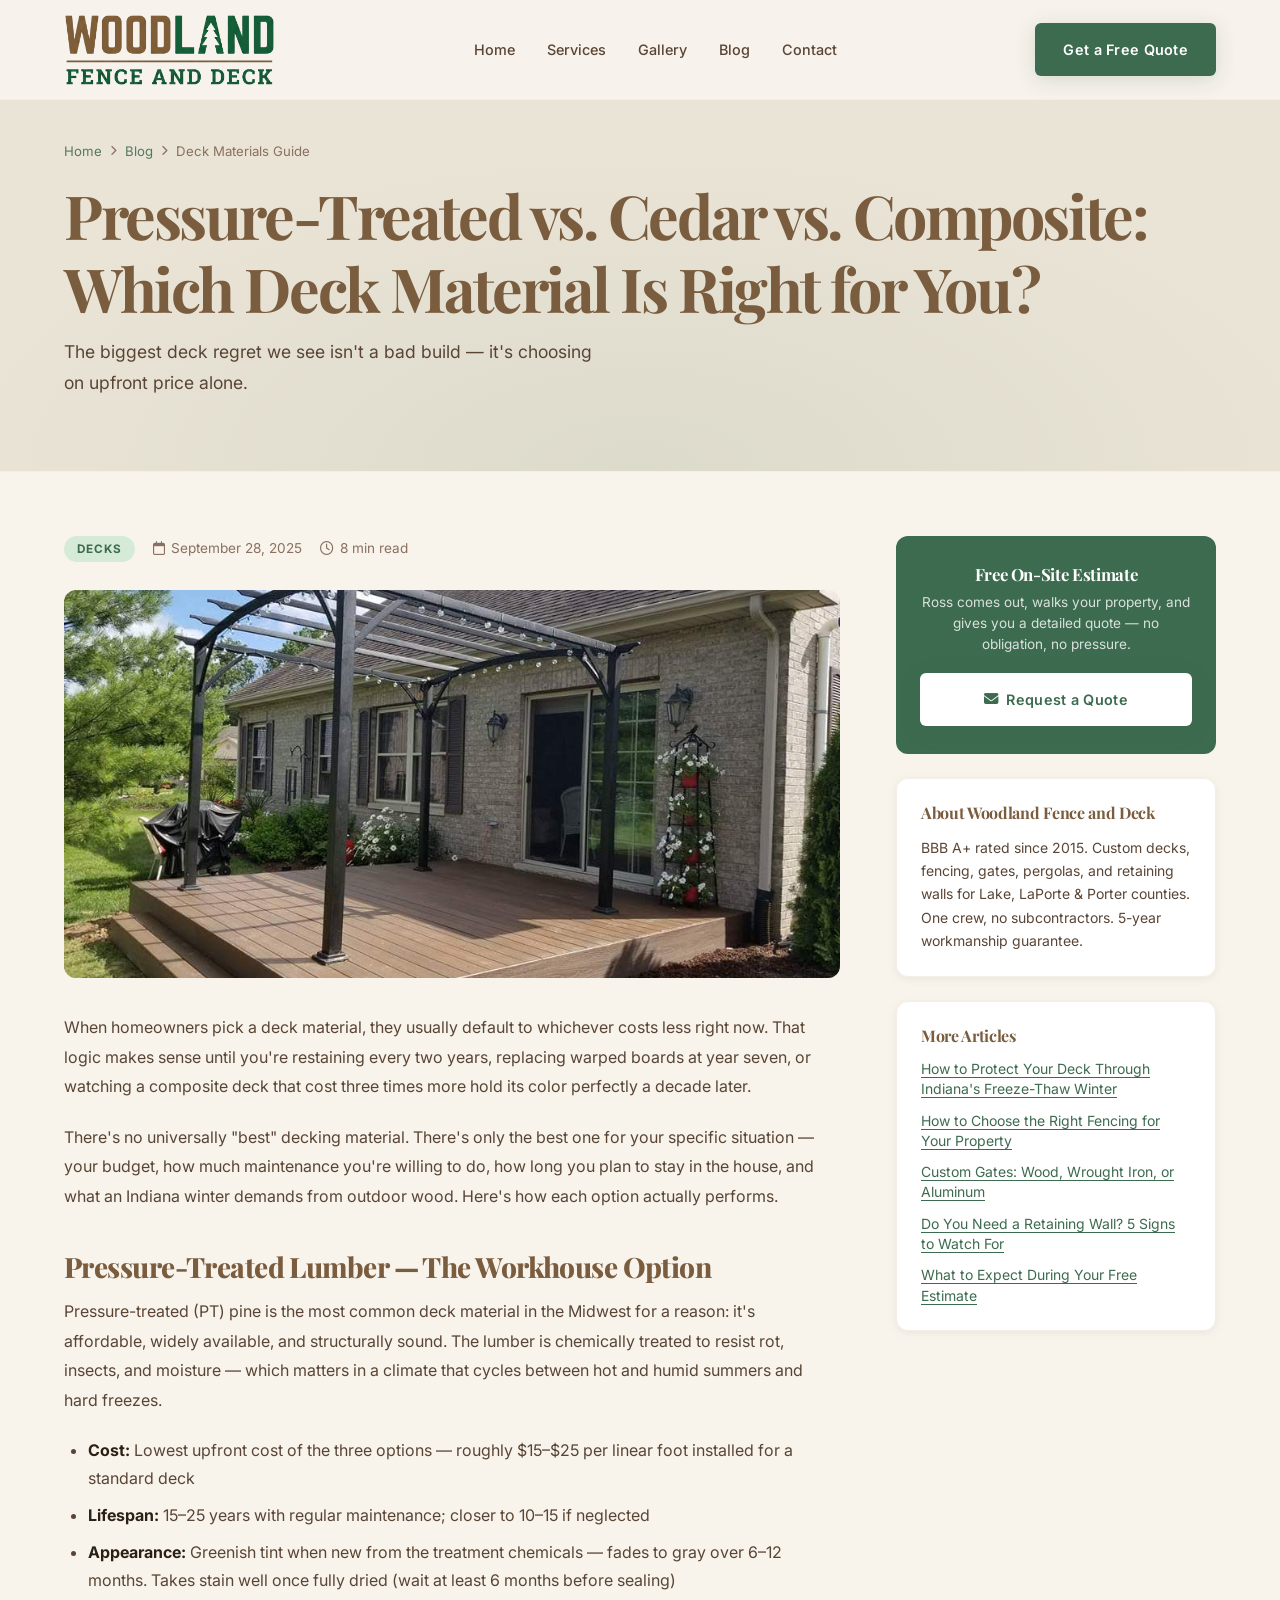
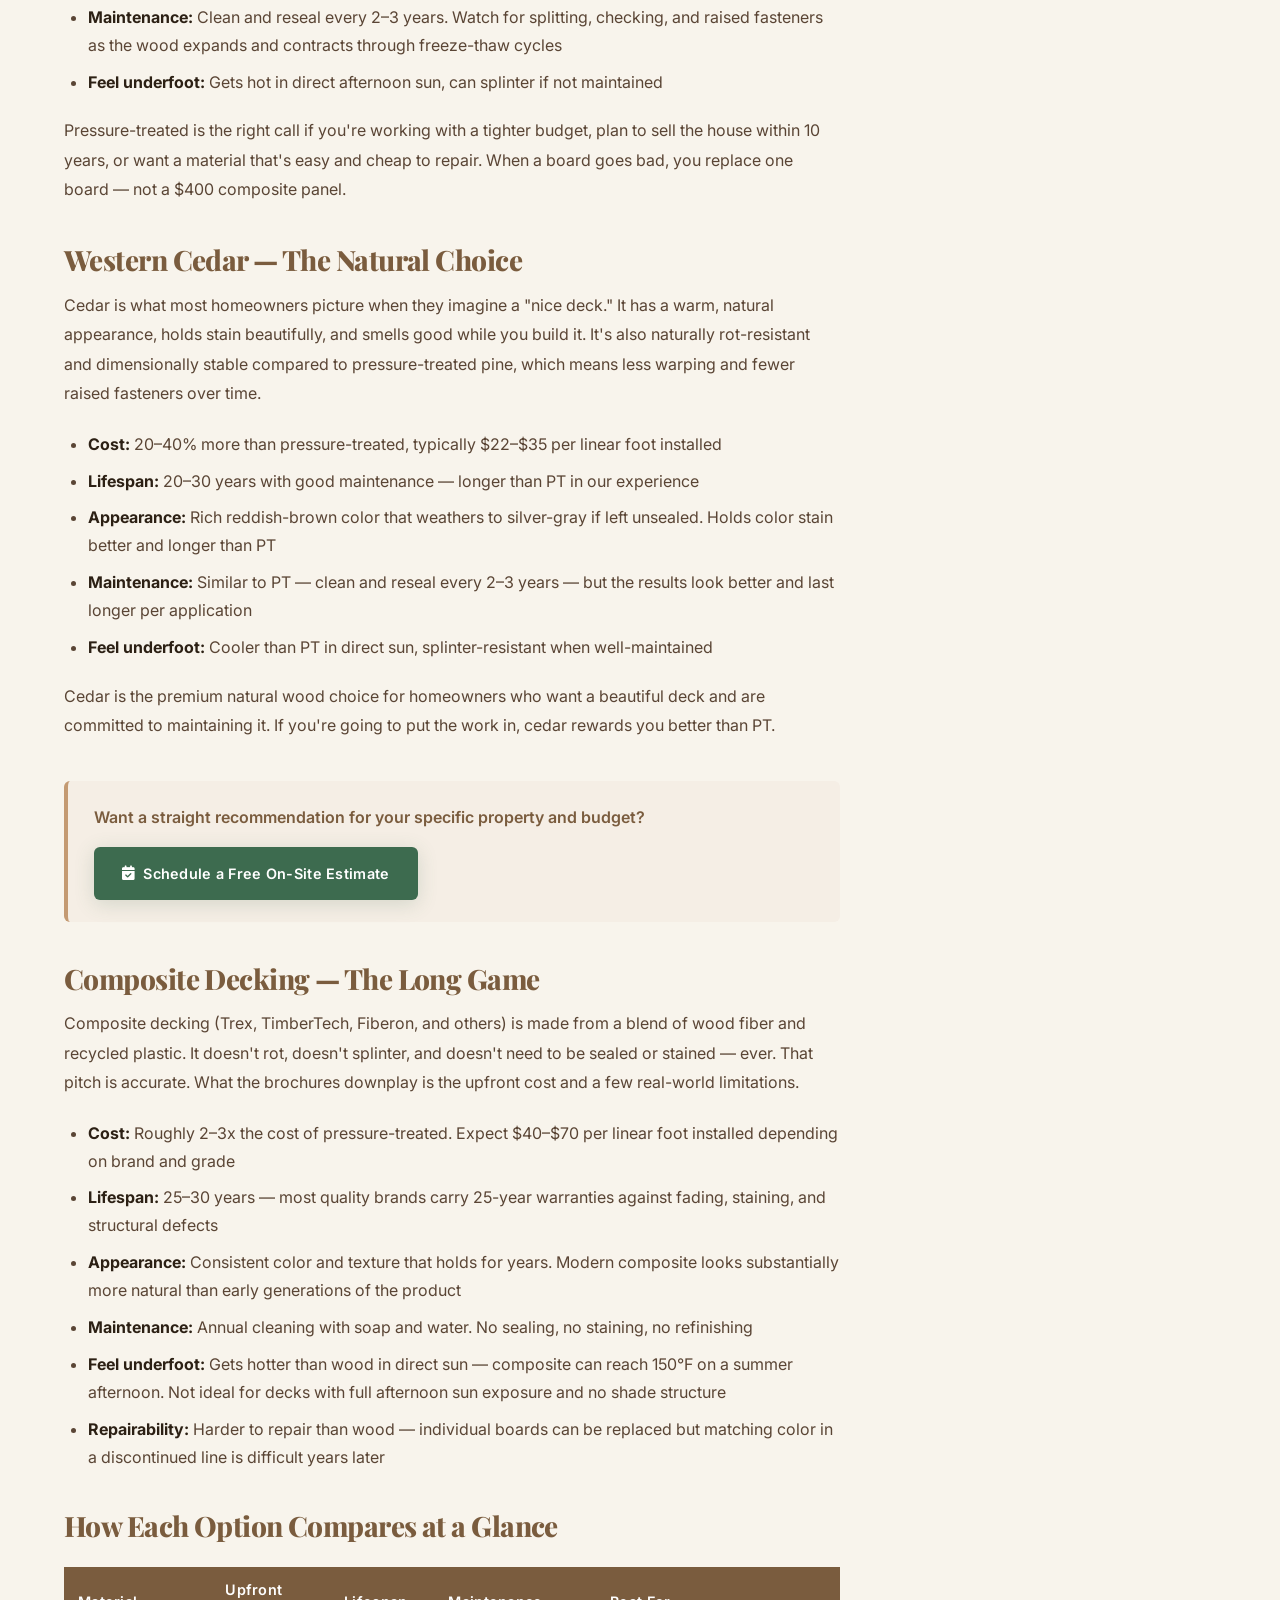
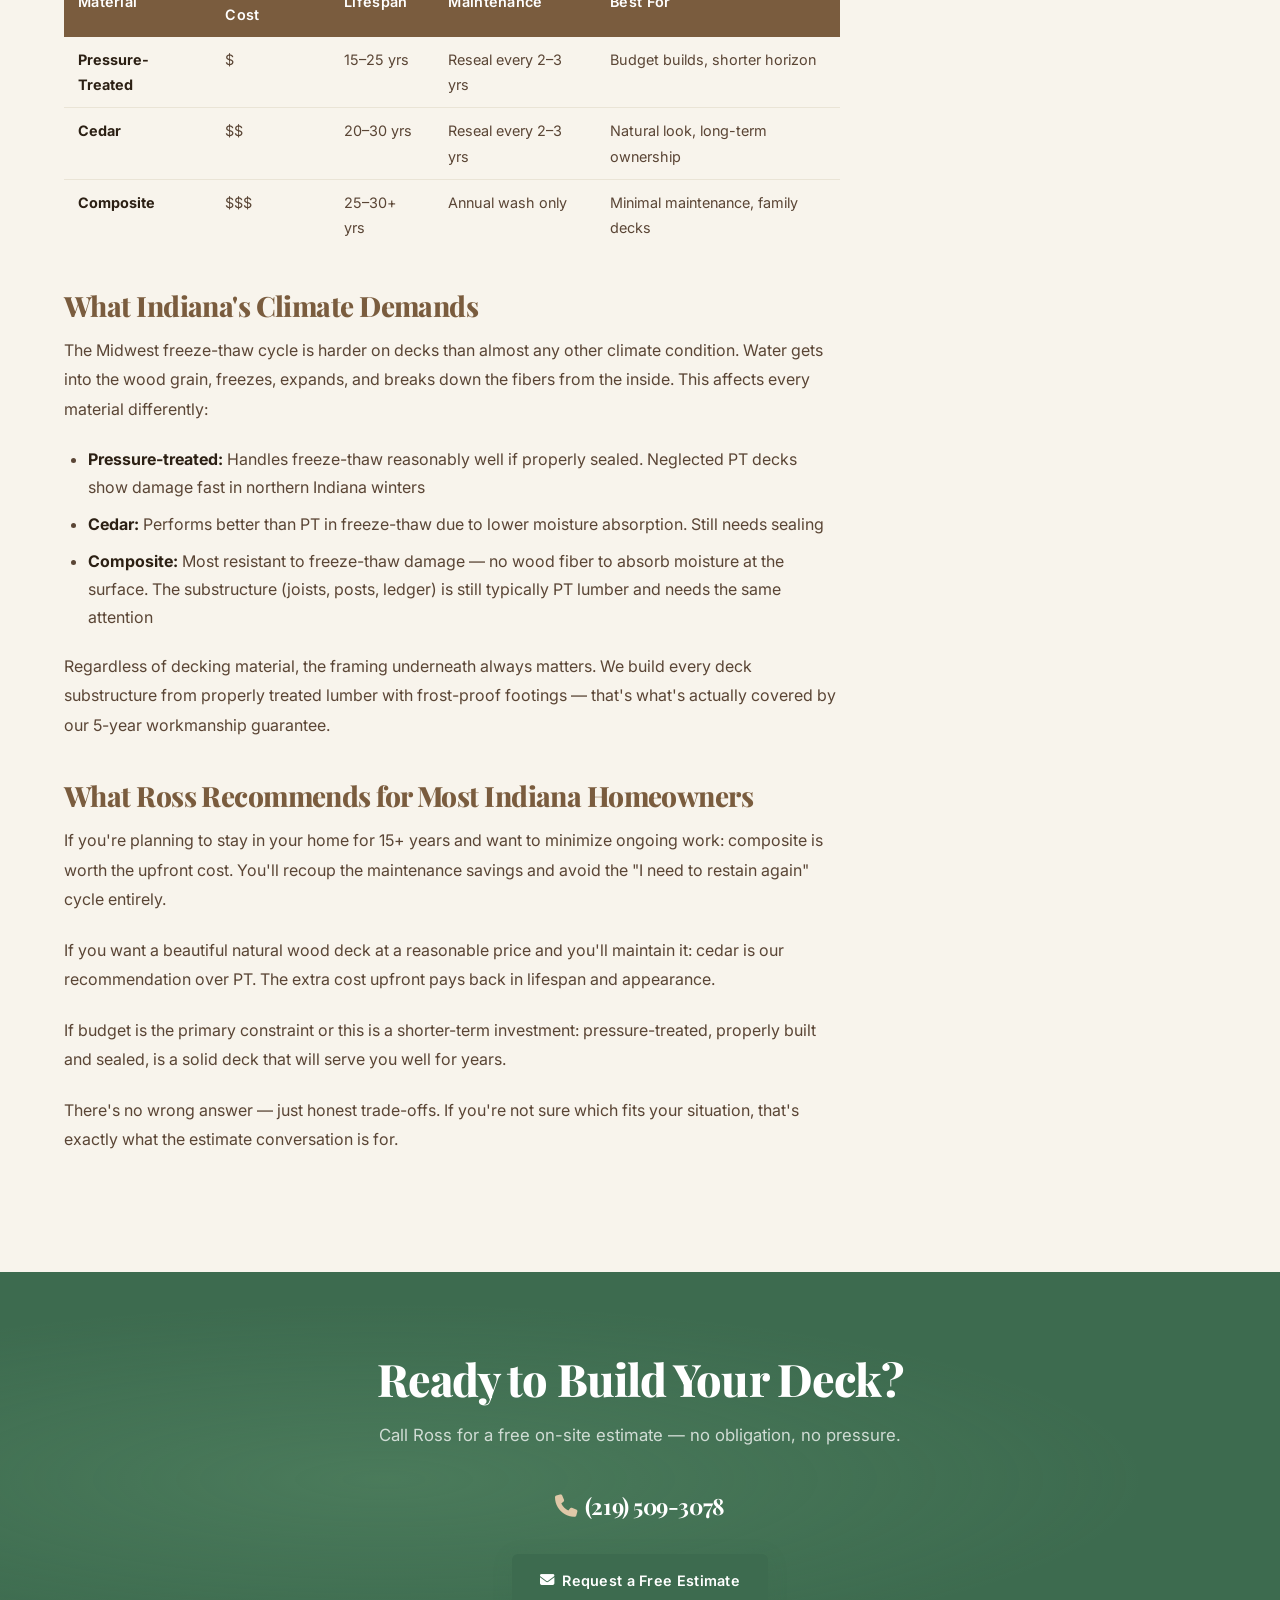
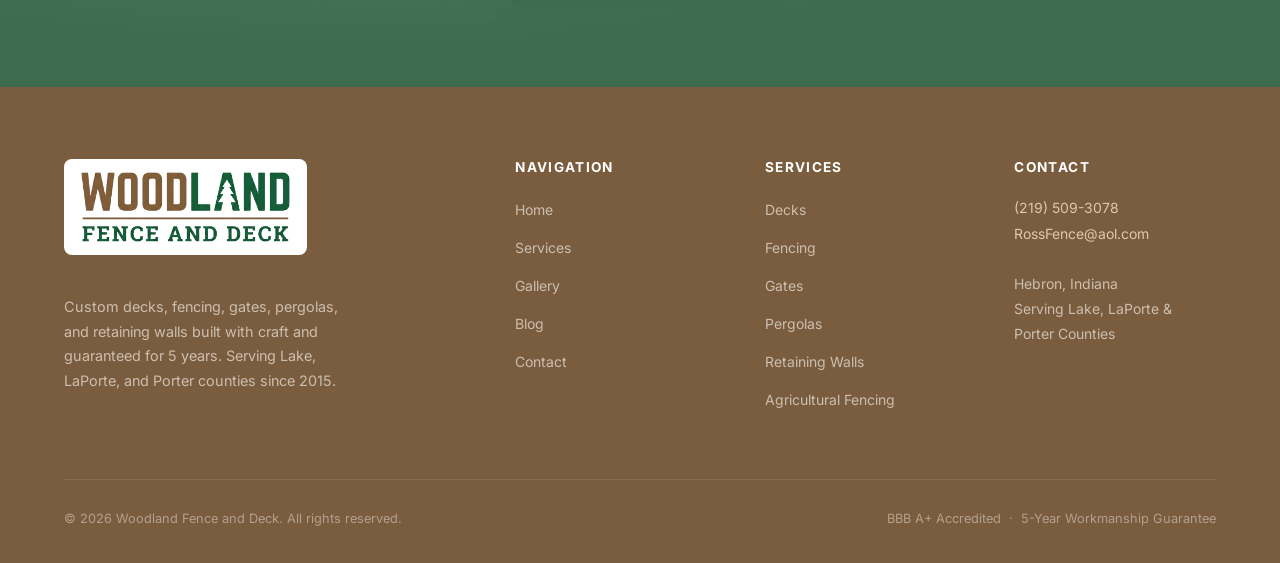
<file: blog-deck-materials.html>
<!DOCTYPE html>
<html lang="en">
<head>
  <meta charset="UTF-8">
  <meta name="viewport" content="width=device-width, initial-scale=1.0">
  <title>Pressure-Treated vs. Cedar vs. Composite: Which Deck Material Is Right for You? | Woodland Fence and Deck</title>
  <meta name="description" content="The deck material you choose affects cost, lifespan, and how it looks 10 years from now. We break down the real differences between pressure-treated lumber, western cedar, and composite decking.">
  <link rel="icon" type="image/svg+xml" href="brand_assets/favicon.svg">
  <link rel="preconnect" href="https://fonts.googleapis.com">
  <link rel="preconnect" href="https://fonts.gstatic.com" crossorigin>
  <link href="https://fonts.googleapis.com/css2?family=Playfair+Display:wght@700;800&family=Inter:wght@400;500;600;700&display=swap" rel="stylesheet">
  <link rel="stylesheet" href="https://cdnjs.cloudflare.com/ajax/libs/font-awesome/6.5.0/css/all.min.css">
  <link rel="stylesheet" href="style.css">
</head>
<body>

<!-- NAVBAR -->
<header class="navbar" role="banner">
  <div class="navbar__inner">
    <a href="index.html" class="navbar__logo" aria-label="Woodland Fence and Deck — Home">
      <img src="brand_assets/logo.png" alt="Woodland Fence and Deck">
    </a>
    <nav class="navbar__nav" role="navigation" aria-label="Main navigation">
      <a href="index.html">Home</a>
      <a href="services.html">Services</a>
      <a href="gallery.html">Gallery</a>
      <a href="blog.html" class="active">Blog</a>
      <a href="contact.html">Contact</a>
    </nav>
    <a href="contact.html" class="btn btn-primary navbar__cta">Get a Free Quote</a>
    <button class="navbar__hamburger" aria-label="Open menu" aria-expanded="false" aria-controls="mobile-menu">
      <span></span><span></span><span></span>
    </button>
  </div>
</header>

<div class="mobile-menu" id="mobile-menu" role="dialog" aria-modal="true" aria-label="Navigation menu">
  <button class="mobile-menu__close" aria-label="Close menu"><i class="fa-solid fa-xmark"></i></button>
  <a href="index.html">Home</a>
  <a href="services.html">Services</a>
  <a href="gallery.html">Gallery</a>
  <a href="blog.html">Blog</a>
  <a href="contact.html">Contact</a>
  <a href="contact.html" class="btn btn-primary" style="margin-top:16px;justify-content:center;">Get a Free Quote</a>
</div>

<!-- PAGE HERO -->
<main>
<section class="page-hero" aria-labelledby="article-heading">
  <div class="container">
    <div class="breadcrumb" aria-label="Breadcrumb">
      <a href="index.html">Home</a>
      <i class="fa-solid fa-chevron-right" aria-hidden="true"></i>
      <a href="blog.html">Blog</a>
      <i class="fa-solid fa-chevron-right" aria-hidden="true"></i>
      <span>Deck Materials Guide</span>
    </div>
    <h1 id="article-heading">Pressure-Treated vs. Cedar vs. Composite: Which Deck Material Is Right for You?</h1>
    <p>The biggest deck regret we see isn't a bad build — it's choosing on upfront price alone.</p>
  </div>
</section>

<!-- ARTICLE LAYOUT -->
<div class="container">
  <div class="article-layout">

    <!-- MAIN ARTICLE BODY -->
    <article class="article-body">
      <div class="article-meta">
        <span class="article-category-tag">Decks</span>
        <span><i class="fa-regular fa-calendar" aria-hidden="true"></i> September 28, 2025</span>
        <span><i class="fa-regular fa-clock" aria-hidden="true"></i> 8 min read</span>
      </div>

      <div class="article-hero-img">
        <img src="Website_images/gates/FB_IMG_1528506984317.jpg" alt="Custom composite deck with pergola on a brick house" loading="eager">
      </div>

      <p>When homeowners pick a deck material, they usually default to whichever costs less right now. That logic makes sense until you're restaining every two years, replacing warped boards at year seven, or watching a composite deck that cost three times more hold its color perfectly a decade later.</p>

      <p>There's no universally "best" decking material. There's only the best one for your specific situation — your budget, how much maintenance you're willing to do, how long you plan to stay in the house, and what an Indiana winter demands from outdoor wood. Here's how each option actually performs.</p>

      <h2>Pressure-Treated Lumber — The Workhouse Option</h2>
      <p>Pressure-treated (PT) pine is the most common deck material in the Midwest for a reason: it's affordable, widely available, and structurally sound. The lumber is chemically treated to resist rot, insects, and moisture — which matters in a climate that cycles between hot and humid summers and hard freezes.</p>
      <ul>
        <li><strong>Cost:</strong> Lowest upfront cost of the three options — roughly $15–$25 per linear foot installed for a standard deck</li>
        <li><strong>Lifespan:</strong> 15–25 years with regular maintenance; closer to 10–15 if neglected</li>
        <li><strong>Appearance:</strong> Greenish tint when new from the treatment chemicals — fades to gray over 6–12 months. Takes stain well once fully dried (wait at least 6 months before sealing)</li>
        <li><strong>Maintenance:</strong> Clean and reseal every 2–3 years. Watch for splitting, checking, and raised fasteners as the wood expands and contracts through freeze-thaw cycles</li>
        <li><strong>Feel underfoot:</strong> Gets hot in direct afternoon sun, can splinter if not maintained</li>
      </ul>
      <p>Pressure-treated is the right call if you're working with a tighter budget, plan to sell the house within 10 years, or want a material that's easy and cheap to repair. When a board goes bad, you replace one board — not a $400 composite panel.</p>

      <h2>Western Cedar — The Natural Choice</h2>
      <p>Cedar is what most homeowners picture when they imagine a "nice deck." It has a warm, natural appearance, holds stain beautifully, and smells good while you build it. It's also naturally rot-resistant and dimensionally stable compared to pressure-treated pine, which means less warping and fewer raised fasteners over time.</p>
      <ul>
        <li><strong>Cost:</strong> 20–40% more than pressure-treated, typically $22–$35 per linear foot installed</li>
        <li><strong>Lifespan:</strong> 20–30 years with good maintenance — longer than PT in our experience</li>
        <li><strong>Appearance:</strong> Rich reddish-brown color that weathers to silver-gray if left unsealed. Holds color stain better and longer than PT</li>
        <li><strong>Maintenance:</strong> Similar to PT — clean and reseal every 2–3 years — but the results look better and last longer per application</li>
        <li><strong>Feel underfoot:</strong> Cooler than PT in direct sun, splinter-resistant when well-maintained</li>
      </ul>
      <p>Cedar is the premium natural wood choice for homeowners who want a beautiful deck and are committed to maintaining it. If you're going to put the work in, cedar rewards you better than PT.</p>

      <div class="article-inline-cta">
        <p>Want a straight recommendation for your specific property and budget?</p>
        <a href="contact.html" class="btn btn-primary"><i class="fa-solid fa-calendar-check"></i> Schedule a Free On-Site Estimate</a>
      </div>

      <h2>Composite Decking — The Long Game</h2>
      <p>Composite decking (Trex, TimberTech, Fiberon, and others) is made from a blend of wood fiber and recycled plastic. It doesn't rot, doesn't splinter, and doesn't need to be sealed or stained — ever. That pitch is accurate. What the brochures downplay is the upfront cost and a few real-world limitations.</p>
      <ul>
        <li><strong>Cost:</strong> Roughly 2–3x the cost of pressure-treated. Expect $40–$70 per linear foot installed depending on brand and grade</li>
        <li><strong>Lifespan:</strong> 25–30 years — most quality brands carry 25-year warranties against fading, staining, and structural defects</li>
        <li><strong>Appearance:</strong> Consistent color and texture that holds for years. Modern composite looks substantially more natural than early generations of the product</li>
        <li><strong>Maintenance:</strong> Annual cleaning with soap and water. No sealing, no staining, no refinishing</li>
        <li><strong>Feel underfoot:</strong> Gets hotter than wood in direct sun — composite can reach 150°F on a summer afternoon. Not ideal for decks with full afternoon sun exposure and no shade structure</li>
        <li><strong>Repairability:</strong> Harder to repair than wood — individual boards can be replaced but matching color in a discontinued line is difficult years later</li>
      </ul>

      <h2>How Each Option Compares at a Glance</h2>
      <table class="article-table">
        <thead>
          <tr>
            <th>Material</th>
            <th>Upfront Cost</th>
            <th>Lifespan</th>
            <th>Maintenance</th>
            <th>Best For</th>
          </tr>
        </thead>
        <tbody>
          <tr>
            <td><strong>Pressure-Treated</strong></td>
            <td>$</td>
            <td>15–25 yrs</td>
            <td>Reseal every 2–3 yrs</td>
            <td>Budget builds, shorter horizon</td>
          </tr>
          <tr>
            <td><strong>Cedar</strong></td>
            <td>$$</td>
            <td>20–30 yrs</td>
            <td>Reseal every 2–3 yrs</td>
            <td>Natural look, long-term ownership</td>
          </tr>
          <tr>
            <td><strong>Composite</strong></td>
            <td>$$$</td>
            <td>25–30+ yrs</td>
            <td>Annual wash only</td>
            <td>Minimal maintenance, family decks</td>
          </tr>
        </tbody>
      </table>

      <h2>What Indiana's Climate Demands</h2>
      <p>The Midwest freeze-thaw cycle is harder on decks than almost any other climate condition. Water gets into the wood grain, freezes, expands, and breaks down the fibers from the inside. This affects every material differently:</p>
      <ul>
        <li><strong>Pressure-treated:</strong> Handles freeze-thaw reasonably well if properly sealed. Neglected PT decks show damage fast in northern Indiana winters</li>
        <li><strong>Cedar:</strong> Performs better than PT in freeze-thaw due to lower moisture absorption. Still needs sealing</li>
        <li><strong>Composite:</strong> Most resistant to freeze-thaw damage — no wood fiber to absorb moisture at the surface. The substructure (joists, posts, ledger) is still typically PT lumber and needs the same attention</li>
      </ul>
      <p>Regardless of decking material, the framing underneath always matters. We build every deck substructure from properly treated lumber with frost-proof footings — that's what's actually covered by our 5-year workmanship guarantee.</p>

      <h2>What Ross Recommends for Most Indiana Homeowners</h2>
      <p>If you're planning to stay in your home for 15+ years and want to minimize ongoing work: composite is worth the upfront cost. You'll recoup the maintenance savings and avoid the "I need to restain again" cycle entirely.</p>
      <p>If you want a beautiful natural wood deck at a reasonable price and you'll maintain it: cedar is our recommendation over PT. The extra cost upfront pays back in lifespan and appearance.</p>
      <p>If budget is the primary constraint or this is a shorter-term investment: pressure-treated, properly built and sealed, is a solid deck that will serve you well for years.</p>
      <p>There's no wrong answer — just honest trade-offs. If you're not sure which fits your situation, that's exactly what the estimate conversation is for.</p>

    </article>

    <!-- SIDEBAR -->
    <aside class="article-sidebar" aria-label="Sidebar">
      <div class="sidebar-cta-card">
        <h4>Free On-Site Estimate</h4>
        <p>Ross comes out, walks your property, and gives you a detailed quote — no obligation, no pressure.</p>
        <a href="contact.html" class="btn btn-primary"><i class="fa-solid fa-envelope"></i> Request a Quote</a>
      </div>

      <div class="sidebar-card">
        <h4>About Woodland Fence and Deck</h4>
        <p>BBB A+ rated since 2015. Custom decks, fencing, gates, pergolas, and retaining walls for Lake, LaPorte &amp; Porter counties. One crew, no subcontractors. 5-year workmanship guarantee.</p>
      </div>

      <div class="sidebar-card">
        <h4>More Articles</h4>
        <nav class="sidebar-links" aria-label="Related articles">
          <a href="blog-deck-winter.html">How to Protect Your Deck Through Indiana's Freeze-Thaw Winter</a>
          <a href="blog-fencing-guide.html">How to Choose the Right Fencing for Your Property</a>
          <a href="blog-gates-guide.html">Custom Gates: Wood, Wrought Iron, or Aluminum</a>
          <a href="blog-retaining-walls.html">Do You Need a Retaining Wall? 5 Signs to Watch For</a>
          <a href="blog-free-estimate.html">What to Expect During Your Free Estimate</a>
        </nav>
      </div>
    </aside>

  </div><!-- /article-layout -->
</div>

<!-- CTA BANNER -->
<div class="cta-banner" role="region" aria-label="Call to action">
  <div class="container">
    <h2>Ready to Build Your Deck?</h2>
    <p>Call Ross for a free on-site estimate — no obligation, no pressure.</p>
    <div class="cta-banner__phone">
      <i class="fa-solid fa-phone" aria-hidden="true"></i>
      <a href="tel:2195093078" style="color:inherit">(219) 509-3078</a>
    </div>
    <a href="contact.html" class="btn btn-primary">
      <i class="fa-solid fa-envelope"></i>
      Request a Free Estimate
    </a>
  </div>
</div>
</main>

<!-- FOOTER -->
<footer class="footer" role="contentinfo">
  <div class="container">
    <div class="footer__grid">
      <div class="footer__brand">
        <div class="footer__logo">
          <img src="brand_assets/logo.png" alt="Woodland Fence and Deck">
        </div>
        <p>Custom decks, fencing, gates, pergolas, and retaining walls built with craft and guaranteed for 5 years. Serving Lake, LaPorte, and Porter counties since 2015.</p>
      </div>
      <div class="footer__col">
        <h4>Navigation</h4>
        <ul>
          <li><a href="index.html">Home</a></li>
          <li><a href="services.html">Services</a></li>
          <li><a href="gallery.html">Gallery</a></li>
          <li><a href="blog.html">Blog</a></li>
          <li><a href="contact.html">Contact</a></li>
        </ul>
      </div>
      <div class="footer__col">
        <h4>Services</h4>
        <ul>
          <li><a href="services.html#decks">Decks</a></li>
          <li><a href="services.html#fencing">Fencing</a></li>
          <li><a href="services.html#gates">Gates</a></li>
          <li><a href="services.html#pergolas">Pergolas</a></li>
          <li><a href="services.html#site-work">Retaining Walls</a></li>
          <li><a href="services.html#fencing">Agricultural Fencing</a></li>
        </ul>
      </div>
      <div class="footer__col">
        <h4>Contact</h4>
        <address>
          <a href="tel:2195093078">(219) 509-3078</a><br>
          <a href="mailto:RossFence@aol.com">RossFence@aol.com</a><br><br>
          Hebron, Indiana<br>
          Serving Lake, LaPorte &amp; Porter Counties
        </address>
      </div>
    </div>
    <div class="footer__bottom">
      <span>&copy; 2026 Woodland Fence and Deck. All rights reserved.</span>
      <span>BBB A+ Accredited &nbsp;·&nbsp; 5-Year Workmanship Guarantee</span>
    </div>
  </div>
</footer>

<script src="script.js"></script>
</body>
</html>
</file>
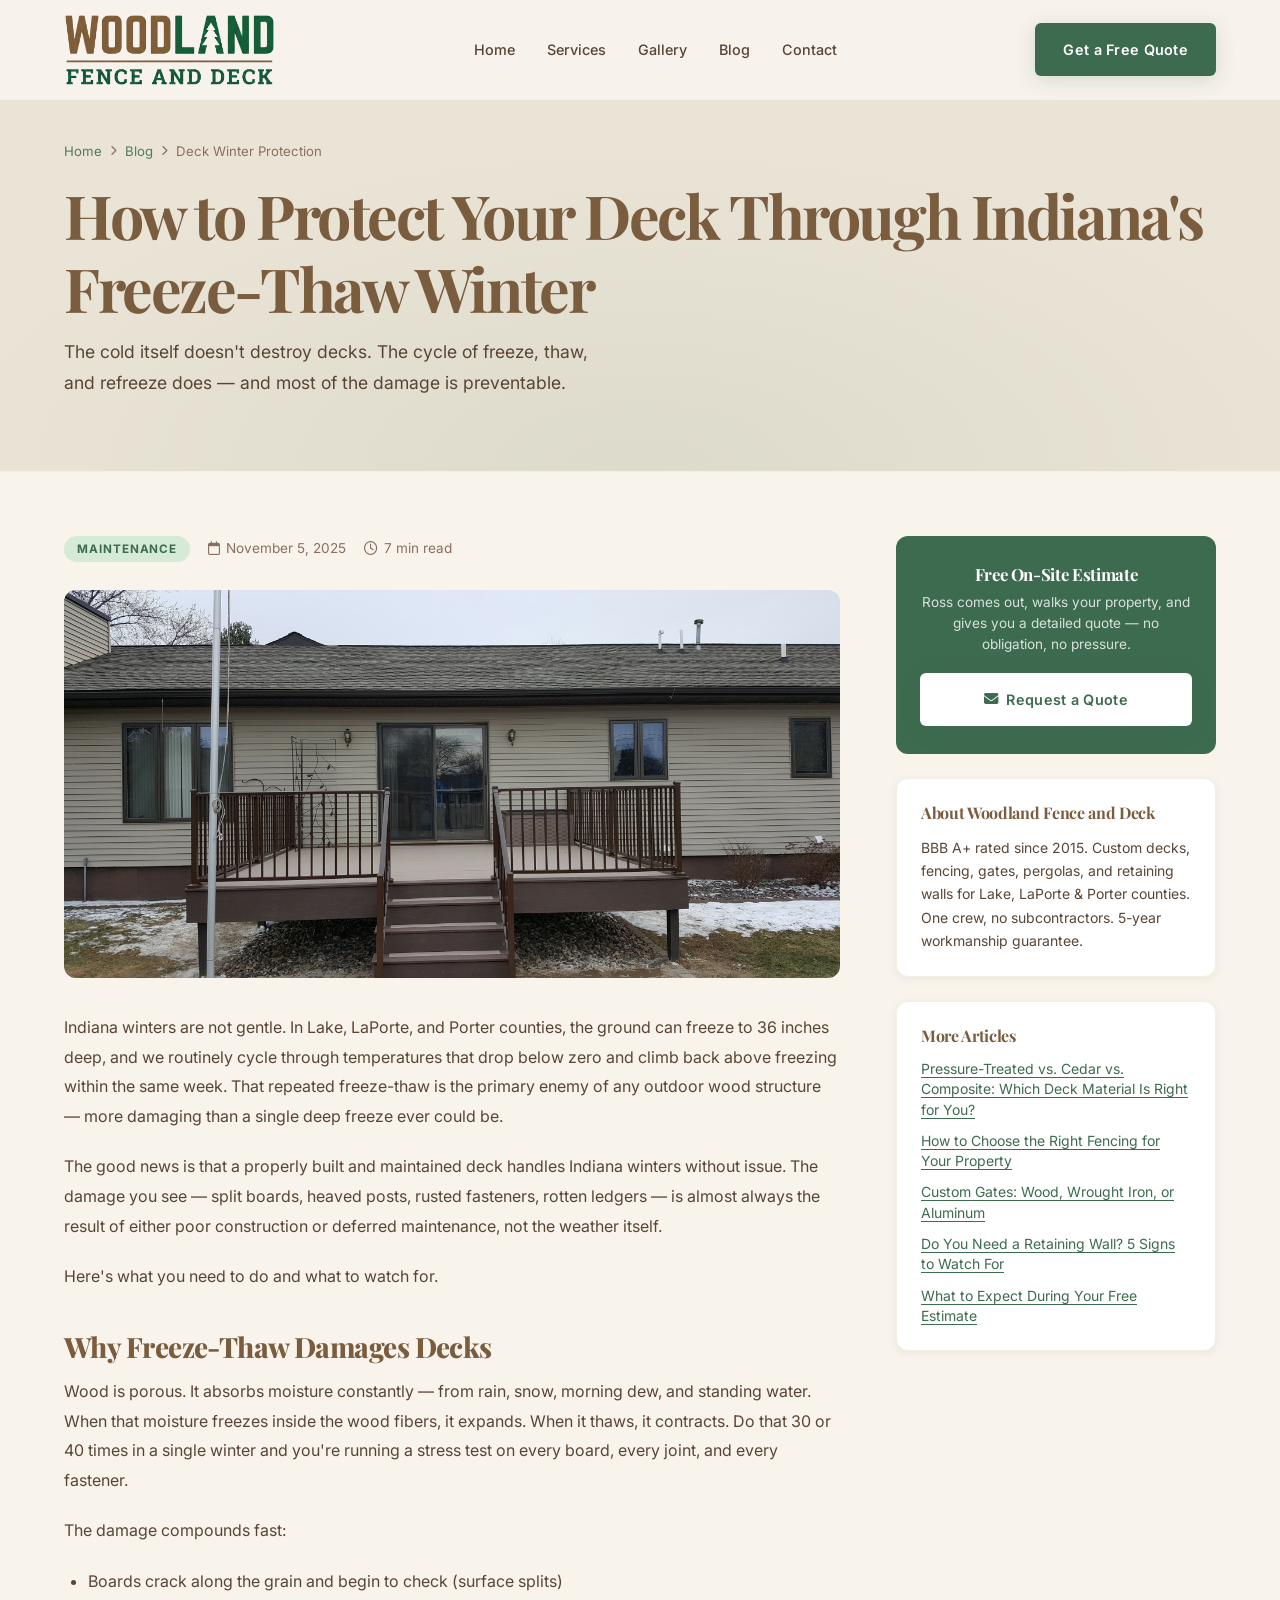
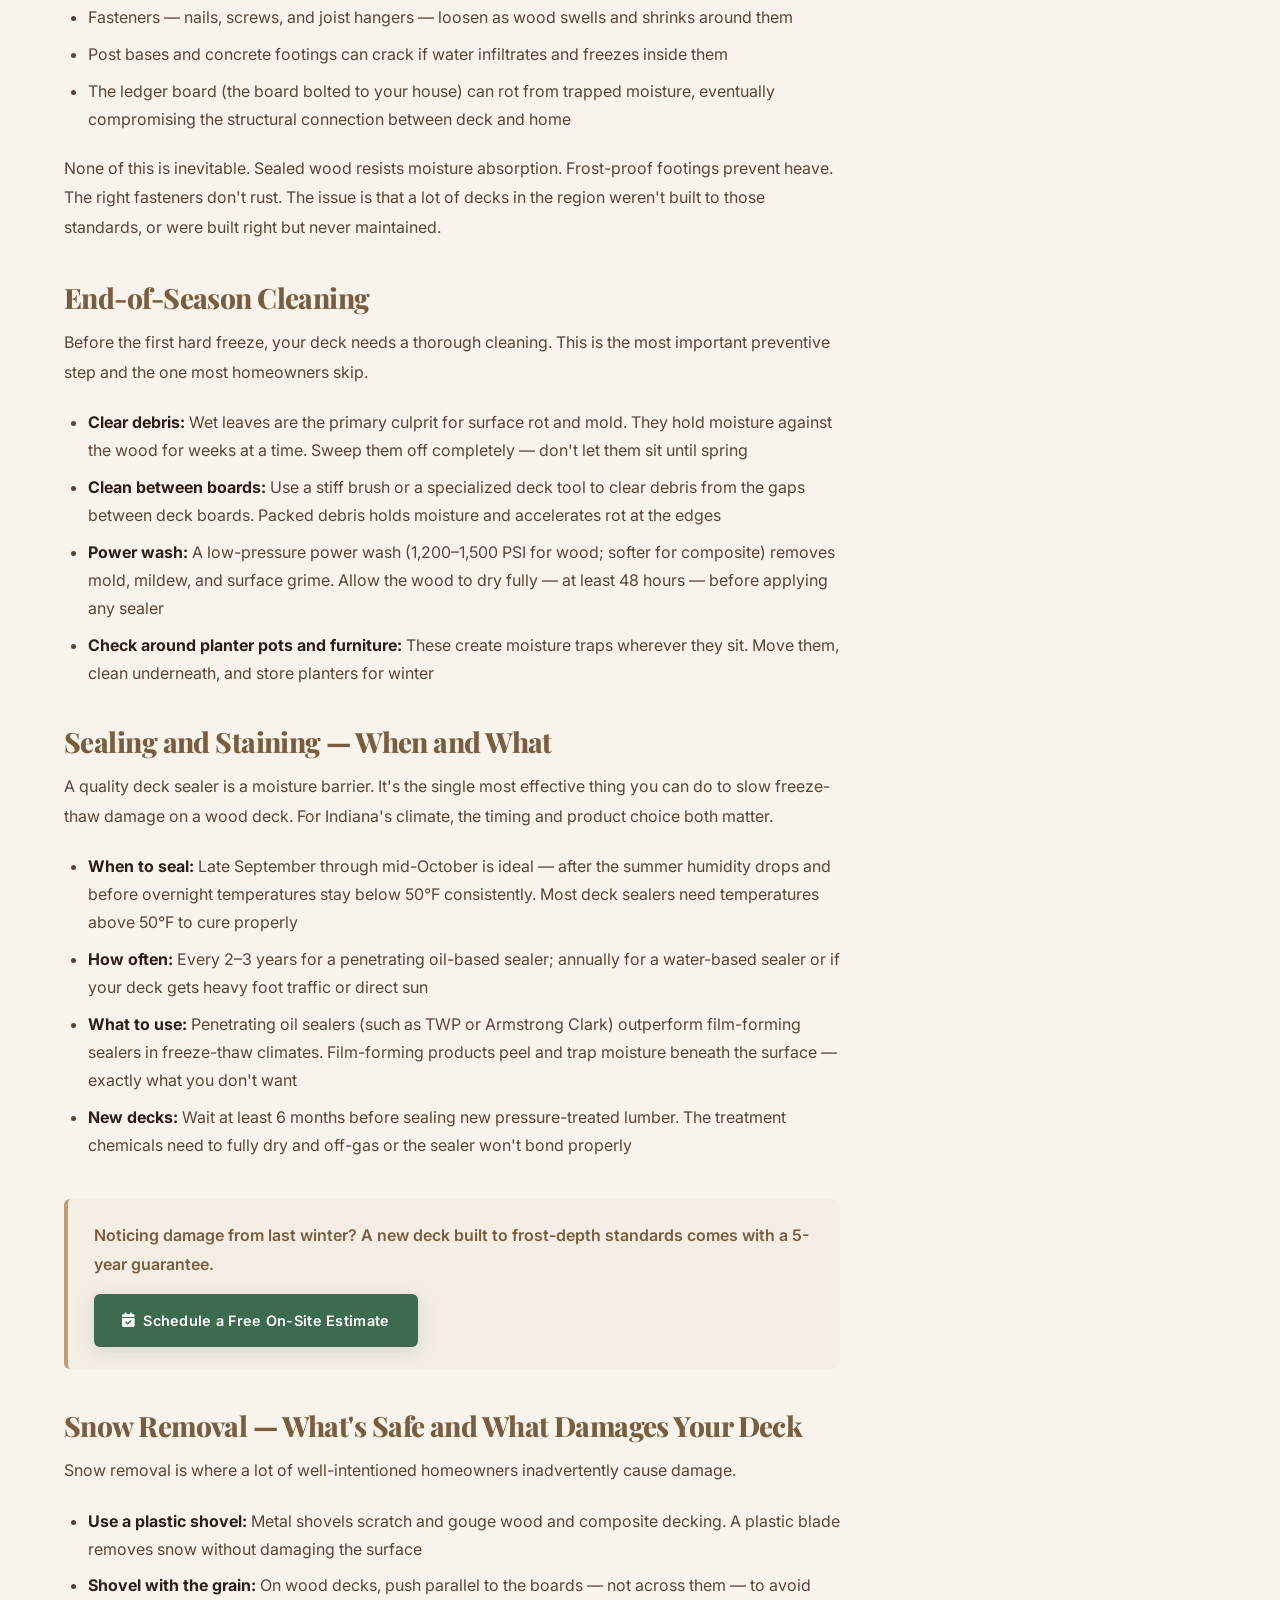
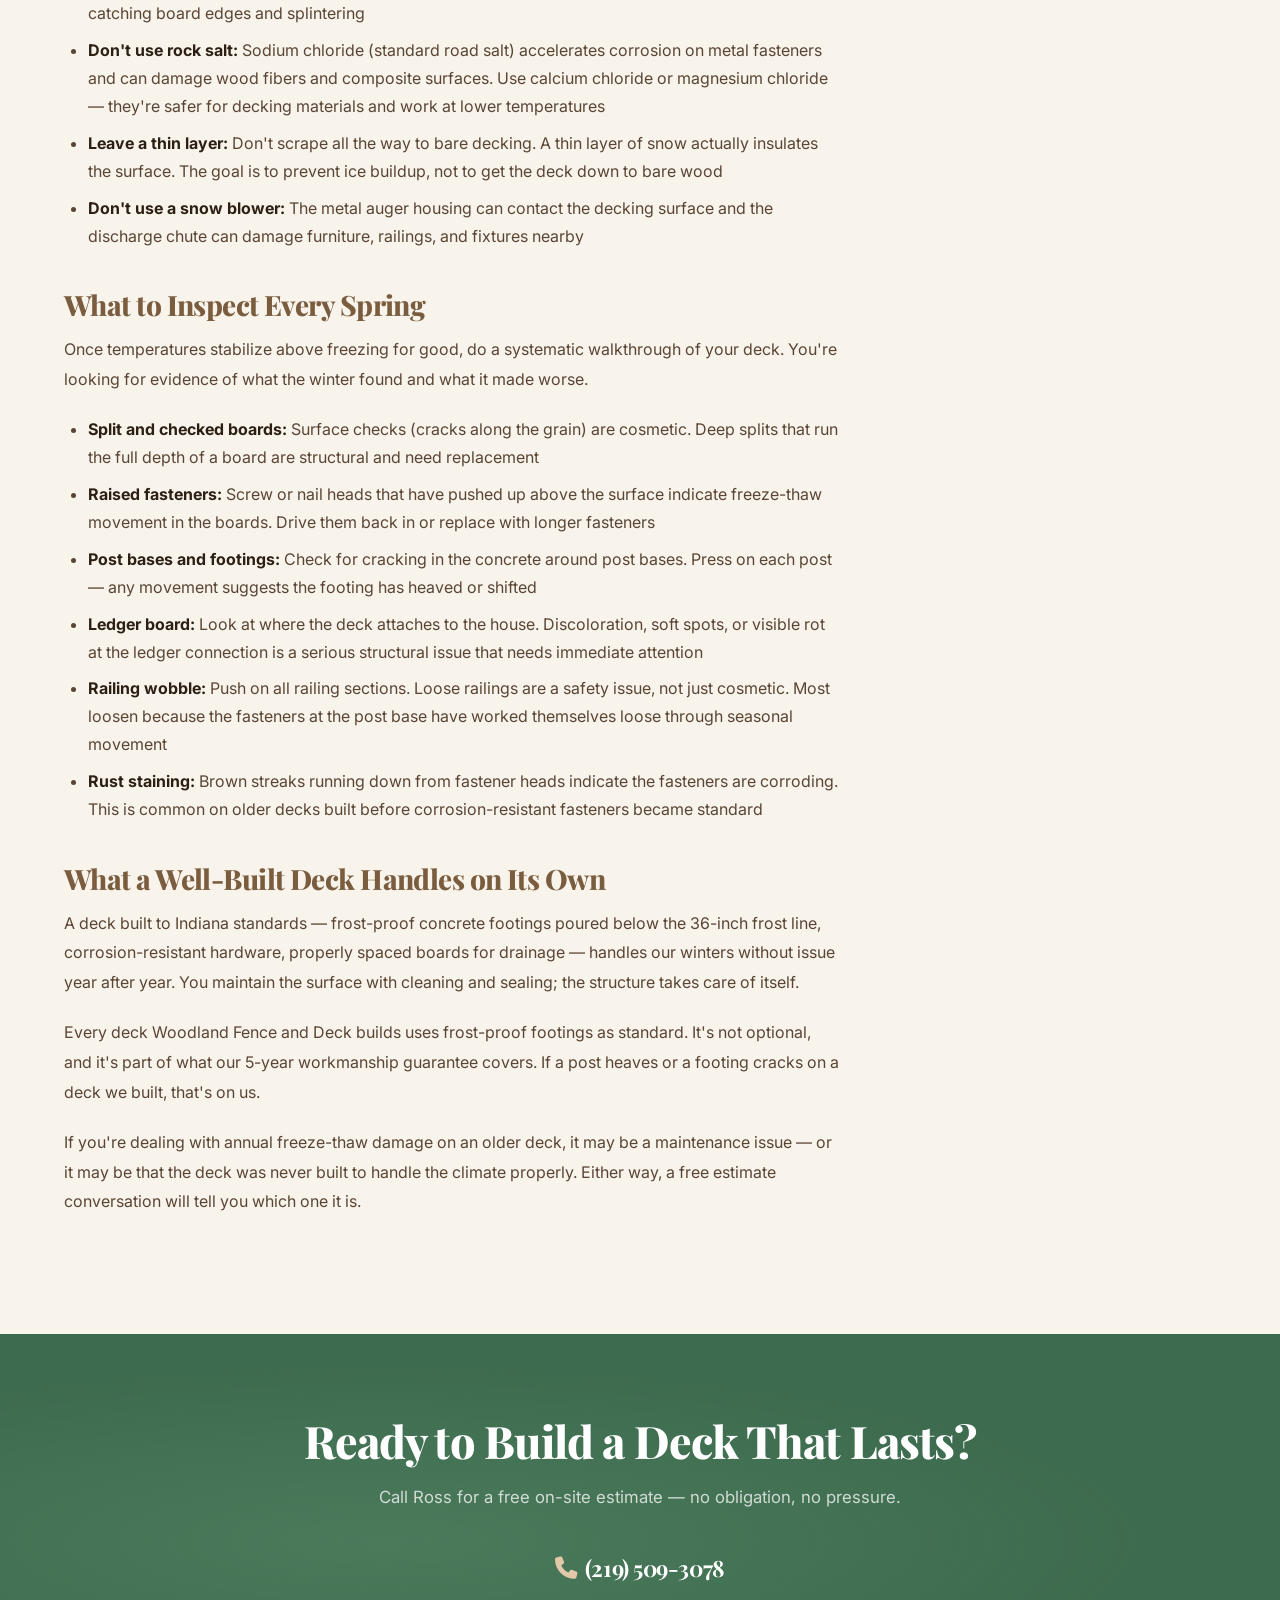
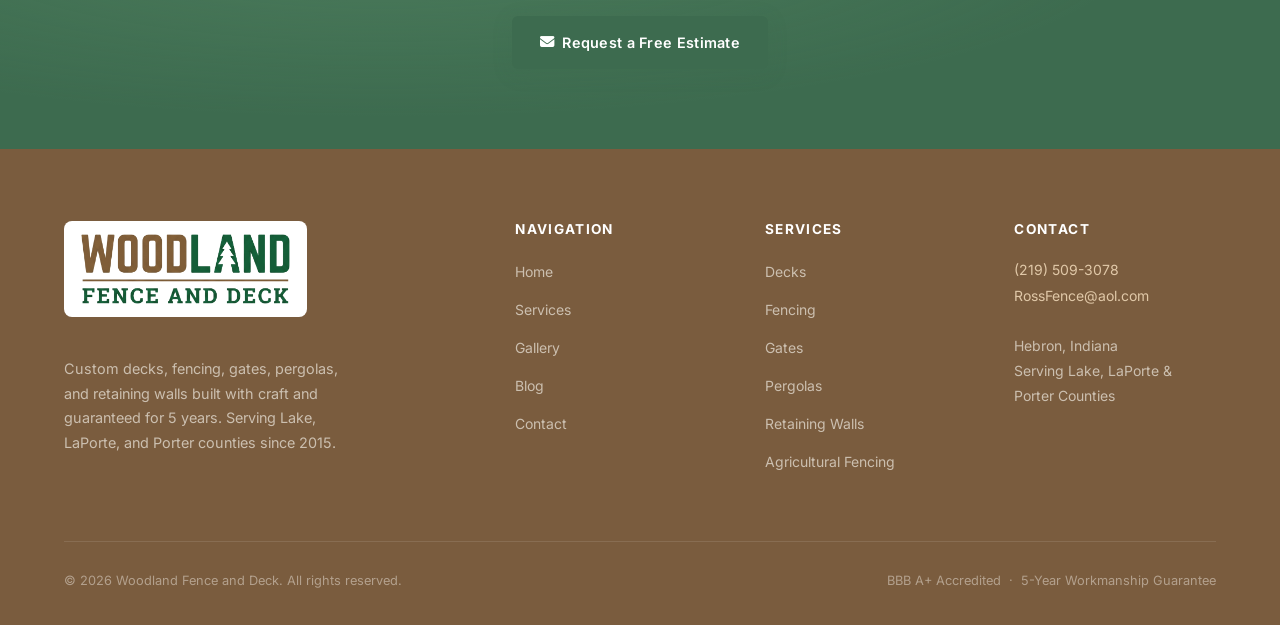
<file: blog-deck-winter.html>
<!DOCTYPE html>
<html lang="en">
<head>
  <meta charset="UTF-8">
  <meta name="viewport" content="width=device-width, initial-scale=1.0">
  <title>How to Protect Your Deck Through Indiana's Freeze-Thaw Winter | Woodland Fence and Deck</title>
  <meta name="description" content="Indiana's freeze-thaw cycle is the number one cause of premature deck failure. Here's how to prep your deck for winter, what to watch for in spring, and what a well-built deck handles on its own.">
  <link rel="icon" type="image/svg+xml" href="brand_assets/favicon.svg">
  <link rel="preconnect" href="https://fonts.googleapis.com">
  <link rel="preconnect" href="https://fonts.gstatic.com" crossorigin>
  <link href="https://fonts.googleapis.com/css2?family=Playfair+Display:wght@700;800&family=Inter:wght@400;500;600;700&display=swap" rel="stylesheet">
  <link rel="stylesheet" href="https://cdnjs.cloudflare.com/ajax/libs/font-awesome/6.5.0/css/all.min.css">
  <link rel="stylesheet" href="style.css">
</head>
<body>

<!-- NAVBAR -->
<header class="navbar" role="banner">
  <div class="navbar__inner">
    <a href="index.html" class="navbar__logo" aria-label="Woodland Fence and Deck — Home">
      <img src="brand_assets/logo.png" alt="Woodland Fence and Deck">
    </a>
    <nav class="navbar__nav" role="navigation" aria-label="Main navigation">
      <a href="index.html">Home</a>
      <a href="services.html">Services</a>
      <a href="gallery.html">Gallery</a>
      <a href="blog.html" class="active">Blog</a>
      <a href="contact.html">Contact</a>
    </nav>
    <a href="contact.html" class="btn btn-primary navbar__cta">Get a Free Quote</a>
    <button class="navbar__hamburger" aria-label="Open menu" aria-expanded="false" aria-controls="mobile-menu">
      <span></span><span></span><span></span>
    </button>
  </div>
</header>

<div class="mobile-menu" id="mobile-menu" role="dialog" aria-modal="true" aria-label="Navigation menu">
  <button class="mobile-menu__close" aria-label="Close menu"><i class="fa-solid fa-xmark"></i></button>
  <a href="index.html">Home</a>
  <a href="services.html">Services</a>
  <a href="gallery.html">Gallery</a>
  <a href="blog.html">Blog</a>
  <a href="contact.html">Contact</a>
  <a href="contact.html" class="btn btn-primary" style="margin-top:16px;justify-content:center;">Get a Free Quote</a>
</div>

<!-- PAGE HERO -->
<main>
<section class="page-hero" aria-labelledby="article-heading">
  <div class="container">
    <div class="breadcrumb" aria-label="Breadcrumb">
      <a href="index.html">Home</a>
      <i class="fa-solid fa-chevron-right" aria-hidden="true"></i>
      <a href="blog.html">Blog</a>
      <i class="fa-solid fa-chevron-right" aria-hidden="true"></i>
      <span>Deck Winter Protection</span>
    </div>
    <h1 id="article-heading">How to Protect Your Deck Through Indiana's Freeze-Thaw Winter</h1>
    <p>The cold itself doesn't destroy decks. The cycle of freeze, thaw, and refreeze does — and most of the damage is preventable.</p>
  </div>
</section>

<!-- ARTICLE LAYOUT -->
<div class="container">
  <div class="article-layout">

    <!-- MAIN ARTICLE BODY -->
    <article class="article-body">
      <div class="article-meta">
        <span class="article-category-tag">Maintenance</span>
        <span><i class="fa-regular fa-calendar" aria-hidden="true"></i> November 5, 2025</span>
        <span><i class="fa-regular fa-clock" aria-hidden="true"></i> 7 min read</span>
      </div>

      <div class="article-hero-img">
        <img src="Website_images/retaining-walls/20160409_174947.jpg" alt="Composite deck with metal railings attached to house in winter" loading="eager">
      </div>

      <p>Indiana winters are not gentle. In Lake, LaPorte, and Porter counties, the ground can freeze to 36 inches deep, and we routinely cycle through temperatures that drop below zero and climb back above freezing within the same week. That repeated freeze-thaw is the primary enemy of any outdoor wood structure — more damaging than a single deep freeze ever could be.</p>

      <p>The good news is that a properly built and maintained deck handles Indiana winters without issue. The damage you see — split boards, heaved posts, rusted fasteners, rotten ledgers — is almost always the result of either poor construction or deferred maintenance, not the weather itself.</p>

      <p>Here's what you need to do and what to watch for.</p>

      <h2>Why Freeze-Thaw Damages Decks</h2>
      <p>Wood is porous. It absorbs moisture constantly — from rain, snow, morning dew, and standing water. When that moisture freezes inside the wood fibers, it expands. When it thaws, it contracts. Do that 30 or 40 times in a single winter and you're running a stress test on every board, every joint, and every fastener.</p>
      <p>The damage compounds fast:</p>
      <ul>
        <li>Boards crack along the grain and begin to check (surface splits)</li>
        <li>Fasteners — nails, screws, and joist hangers — loosen as wood swells and shrinks around them</li>
        <li>Post bases and concrete footings can crack if water infiltrates and freezes inside them</li>
        <li>The ledger board (the board bolted to your house) can rot from trapped moisture, eventually compromising the structural connection between deck and home</li>
      </ul>
      <p>None of this is inevitable. Sealed wood resists moisture absorption. Frost-proof footings prevent heave. The right fasteners don't rust. The issue is that a lot of decks in the region weren't built to those standards, or were built right but never maintained.</p>

      <h2>End-of-Season Cleaning</h2>
      <p>Before the first hard freeze, your deck needs a thorough cleaning. This is the most important preventive step and the one most homeowners skip.</p>
      <ul>
        <li><strong>Clear debris:</strong> Wet leaves are the primary culprit for surface rot and mold. They hold moisture against the wood for weeks at a time. Sweep them off completely — don't let them sit until spring</li>
        <li><strong>Clean between boards:</strong> Use a stiff brush or a specialized deck tool to clear debris from the gaps between deck boards. Packed debris holds moisture and accelerates rot at the edges</li>
        <li><strong>Power wash:</strong> A low-pressure power wash (1,200–1,500 PSI for wood; softer for composite) removes mold, mildew, and surface grime. Allow the wood to dry fully — at least 48 hours — before applying any sealer</li>
        <li><strong>Check around planter pots and furniture:</strong> These create moisture traps wherever they sit. Move them, clean underneath, and store planters for winter</li>
      </ul>

      <h2>Sealing and Staining — When and What</h2>
      <p>A quality deck sealer is a moisture barrier. It's the single most effective thing you can do to slow freeze-thaw damage on a wood deck. For Indiana's climate, the timing and product choice both matter.</p>
      <ul>
        <li><strong>When to seal:</strong> Late September through mid-October is ideal — after the summer humidity drops and before overnight temperatures stay below 50°F consistently. Most deck sealers need temperatures above 50°F to cure properly</li>
        <li><strong>How often:</strong> Every 2–3 years for a penetrating oil-based sealer; annually for a water-based sealer or if your deck gets heavy foot traffic or direct sun</li>
        <li><strong>What to use:</strong> Penetrating oil sealers (such as TWP or Armstrong Clark) outperform film-forming sealers in freeze-thaw climates. Film-forming products peel and trap moisture beneath the surface — exactly what you don't want</li>
        <li><strong>New decks:</strong> Wait at least 6 months before sealing new pressure-treated lumber. The treatment chemicals need to fully dry and off-gas or the sealer won't bond properly</li>
      </ul>

      <div class="article-inline-cta">
        <p>Noticing damage from last winter? A new deck built to frost-depth standards comes with a 5-year guarantee.</p>
        <a href="contact.html" class="btn btn-primary"><i class="fa-solid fa-calendar-check"></i> Schedule a Free On-Site Estimate</a>
      </div>

      <h2>Snow Removal — What's Safe and What Damages Your Deck</h2>
      <p>Snow removal is where a lot of well-intentioned homeowners inadvertently cause damage.</p>
      <ul>
        <li><strong>Use a plastic shovel:</strong> Metal shovels scratch and gouge wood and composite decking. A plastic blade removes snow without damaging the surface</li>
        <li><strong>Shovel with the grain:</strong> On wood decks, push parallel to the boards — not across them — to avoid catching board edges and splintering</li>
        <li><strong>Don't use rock salt:</strong> Sodium chloride (standard road salt) accelerates corrosion on metal fasteners and can damage wood fibers and composite surfaces. Use calcium chloride or magnesium chloride — they're safer for decking materials and work at lower temperatures</li>
        <li><strong>Leave a thin layer:</strong> Don't scrape all the way to bare decking. A thin layer of snow actually insulates the surface. The goal is to prevent ice buildup, not to get the deck down to bare wood</li>
        <li><strong>Don't use a snow blower:</strong> The metal auger housing can contact the decking surface and the discharge chute can damage furniture, railings, and fixtures nearby</li>
      </ul>

      <h2>What to Inspect Every Spring</h2>
      <p>Once temperatures stabilize above freezing for good, do a systematic walkthrough of your deck. You're looking for evidence of what the winter found and what it made worse.</p>
      <ul>
        <li><strong>Split and checked boards:</strong> Surface checks (cracks along the grain) are cosmetic. Deep splits that run the full depth of a board are structural and need replacement</li>
        <li><strong>Raised fasteners:</strong> Screw or nail heads that have pushed up above the surface indicate freeze-thaw movement in the boards. Drive them back in or replace with longer fasteners</li>
        <li><strong>Post bases and footings:</strong> Check for cracking in the concrete around post bases. Press on each post — any movement suggests the footing has heaved or shifted</li>
        <li><strong>Ledger board:</strong> Look at where the deck attaches to the house. Discoloration, soft spots, or visible rot at the ledger connection is a serious structural issue that needs immediate attention</li>
        <li><strong>Railing wobble:</strong> Push on all railing sections. Loose railings are a safety issue, not just cosmetic. Most loosen because the fasteners at the post base have worked themselves loose through seasonal movement</li>
        <li><strong>Rust staining:</strong> Brown streaks running down from fastener heads indicate the fasteners are corroding. This is common on older decks built before corrosion-resistant fasteners became standard</li>
      </ul>

      <h2>What a Well-Built Deck Handles on Its Own</h2>
      <p>A deck built to Indiana standards — frost-proof concrete footings poured below the 36-inch frost line, corrosion-resistant hardware, properly spaced boards for drainage — handles our winters without issue year after year. You maintain the surface with cleaning and sealing; the structure takes care of itself.</p>
      <p>Every deck Woodland Fence and Deck builds uses frost-proof footings as standard. It's not optional, and it's part of what our 5-year workmanship guarantee covers. If a post heaves or a footing cracks on a deck we built, that's on us.</p>
      <p>If you're dealing with annual freeze-thaw damage on an older deck, it may be a maintenance issue — or it may be that the deck was never built to handle the climate properly. Either way, a free estimate conversation will tell you which one it is.</p>

    </article>

    <!-- SIDEBAR -->
    <aside class="article-sidebar" aria-label="Sidebar">
      <div class="sidebar-cta-card">
        <h4>Free On-Site Estimate</h4>
        <p>Ross comes out, walks your property, and gives you a detailed quote — no obligation, no pressure.</p>
        <a href="contact.html" class="btn btn-primary"><i class="fa-solid fa-envelope"></i> Request a Quote</a>
      </div>

      <div class="sidebar-card">
        <h4>About Woodland Fence and Deck</h4>
        <p>BBB A+ rated since 2015. Custom decks, fencing, gates, pergolas, and retaining walls for Lake, LaPorte &amp; Porter counties. One crew, no subcontractors. 5-year workmanship guarantee.</p>
      </div>

      <div class="sidebar-card">
        <h4>More Articles</h4>
        <nav class="sidebar-links" aria-label="Related articles">
          <a href="blog-deck-materials.html">Pressure-Treated vs. Cedar vs. Composite: Which Deck Material Is Right for You?</a>
          <a href="blog-fencing-guide.html">How to Choose the Right Fencing for Your Property</a>
          <a href="blog-gates-guide.html">Custom Gates: Wood, Wrought Iron, or Aluminum</a>
          <a href="blog-retaining-walls.html">Do You Need a Retaining Wall? 5 Signs to Watch For</a>
          <a href="blog-free-estimate.html">What to Expect During Your Free Estimate</a>
        </nav>
      </div>
    </aside>

  </div><!-- /article-layout -->
</div>

<!-- CTA BANNER -->
<div class="cta-banner" role="region" aria-label="Call to action">
  <div class="container">
    <h2>Ready to Build a Deck That Lasts?</h2>
    <p>Call Ross for a free on-site estimate — no obligation, no pressure.</p>
    <div class="cta-banner__phone">
      <i class="fa-solid fa-phone" aria-hidden="true"></i>
      <a href="tel:2195093078" style="color:inherit">(219) 509-3078</a>
    </div>
    <a href="contact.html" class="btn btn-primary">
      <i class="fa-solid fa-envelope"></i>
      Request a Free Estimate
    </a>
  </div>
</div>
</main>

<!-- FOOTER -->
<footer class="footer" role="contentinfo">
  <div class="container">
    <div class="footer__grid">
      <div class="footer__brand">
        <div class="footer__logo">
          <img src="brand_assets/logo.png" alt="Woodland Fence and Deck">
        </div>
        <p>Custom decks, fencing, gates, pergolas, and retaining walls built with craft and guaranteed for 5 years. Serving Lake, LaPorte, and Porter counties since 2015.</p>
      </div>
      <div class="footer__col">
        <h4>Navigation</h4>
        <ul>
          <li><a href="index.html">Home</a></li>
          <li><a href="services.html">Services</a></li>
          <li><a href="gallery.html">Gallery</a></li>
          <li><a href="blog.html">Blog</a></li>
          <li><a href="contact.html">Contact</a></li>
        </ul>
      </div>
      <div class="footer__col">
        <h4>Services</h4>
        <ul>
          <li><a href="services.html#decks">Decks</a></li>
          <li><a href="services.html#fencing">Fencing</a></li>
          <li><a href="services.html#gates">Gates</a></li>
          <li><a href="services.html#pergolas">Pergolas</a></li>
          <li><a href="services.html#site-work">Retaining Walls</a></li>
          <li><a href="services.html#fencing">Agricultural Fencing</a></li>
        </ul>
      </div>
      <div class="footer__col">
        <h4>Contact</h4>
        <address>
          <a href="tel:2195093078">(219) 509-3078</a><br>
          <a href="mailto:RossFence@aol.com">RossFence@aol.com</a><br><br>
          Hebron, Indiana<br>
          Serving Lake, LaPorte &amp; Porter Counties
        </address>
      </div>
    </div>
    <div class="footer__bottom">
      <span>&copy; 2026 Woodland Fence and Deck. All rights reserved.</span>
      <span>BBB A+ Accredited &nbsp;·&nbsp; 5-Year Workmanship Guarantee</span>
    </div>
  </div>
</footer>

<script src="script.js"></script>
</body>
</html>
</file>
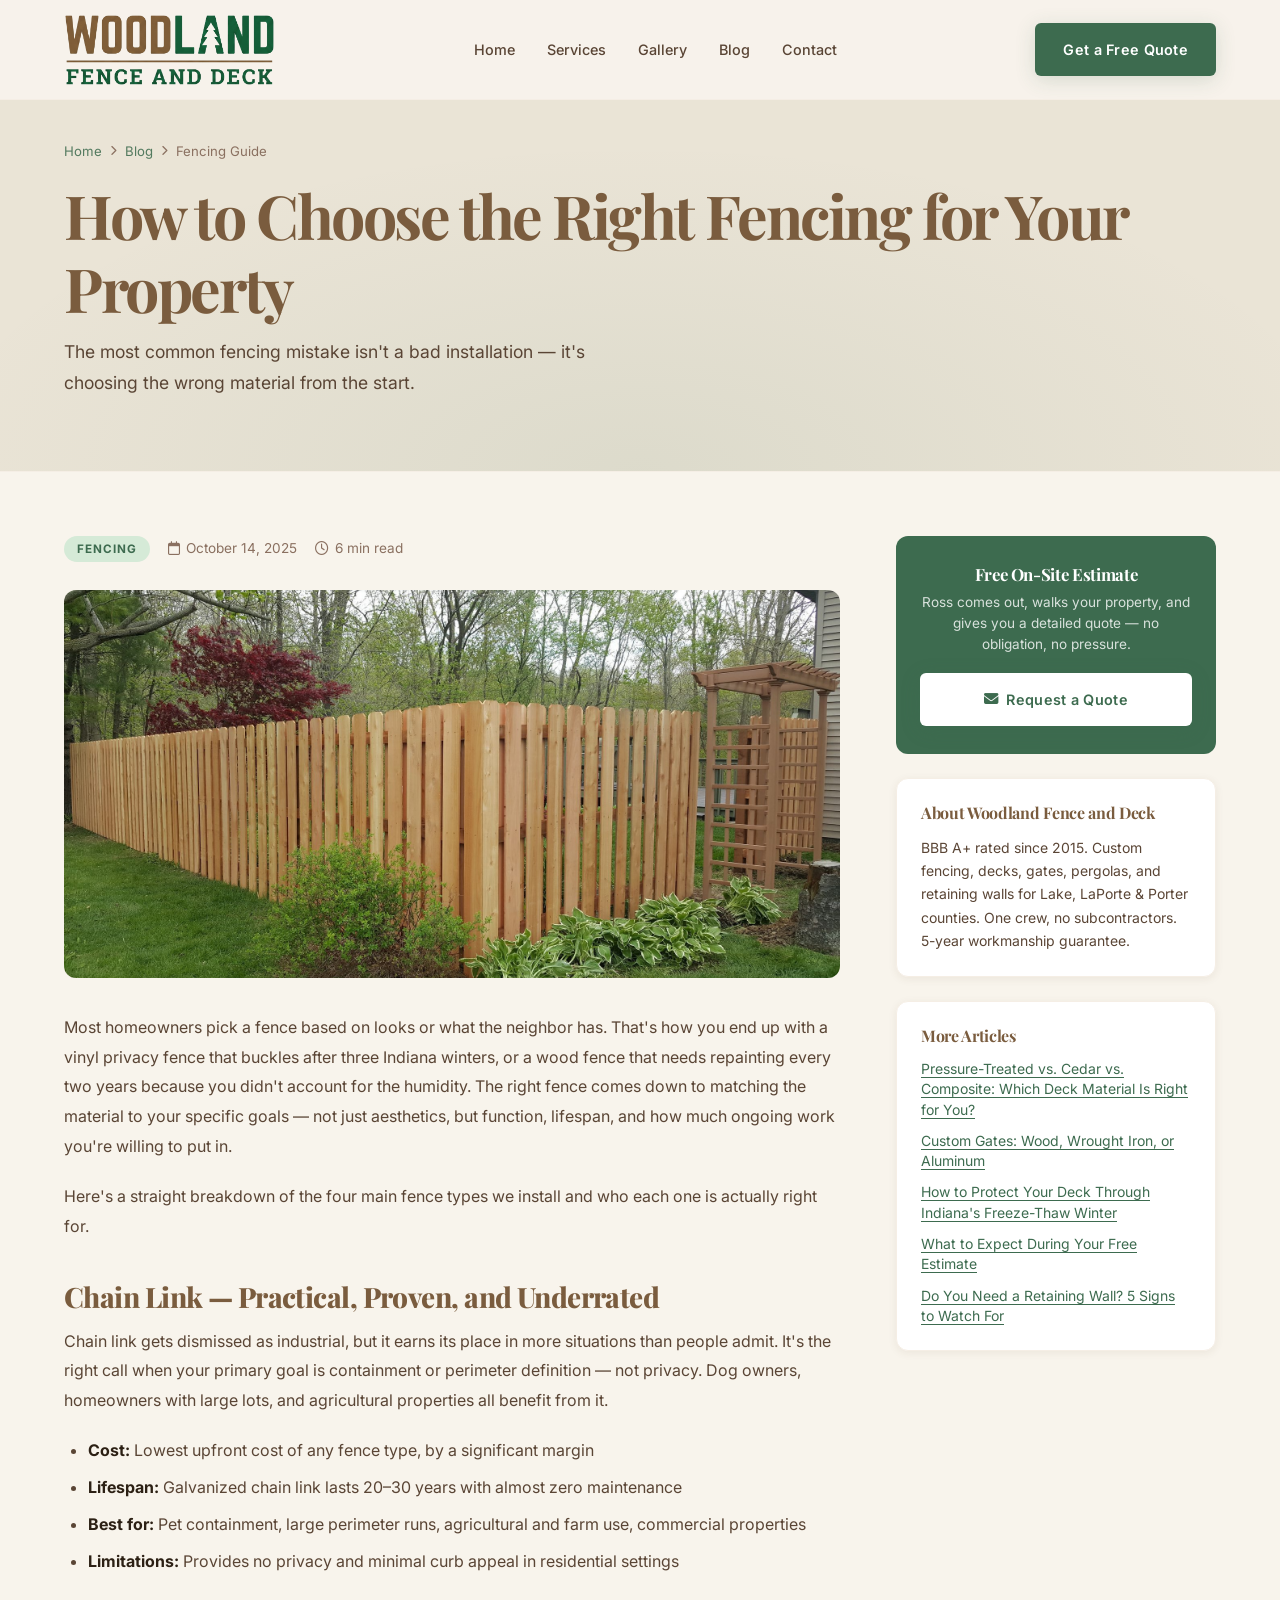
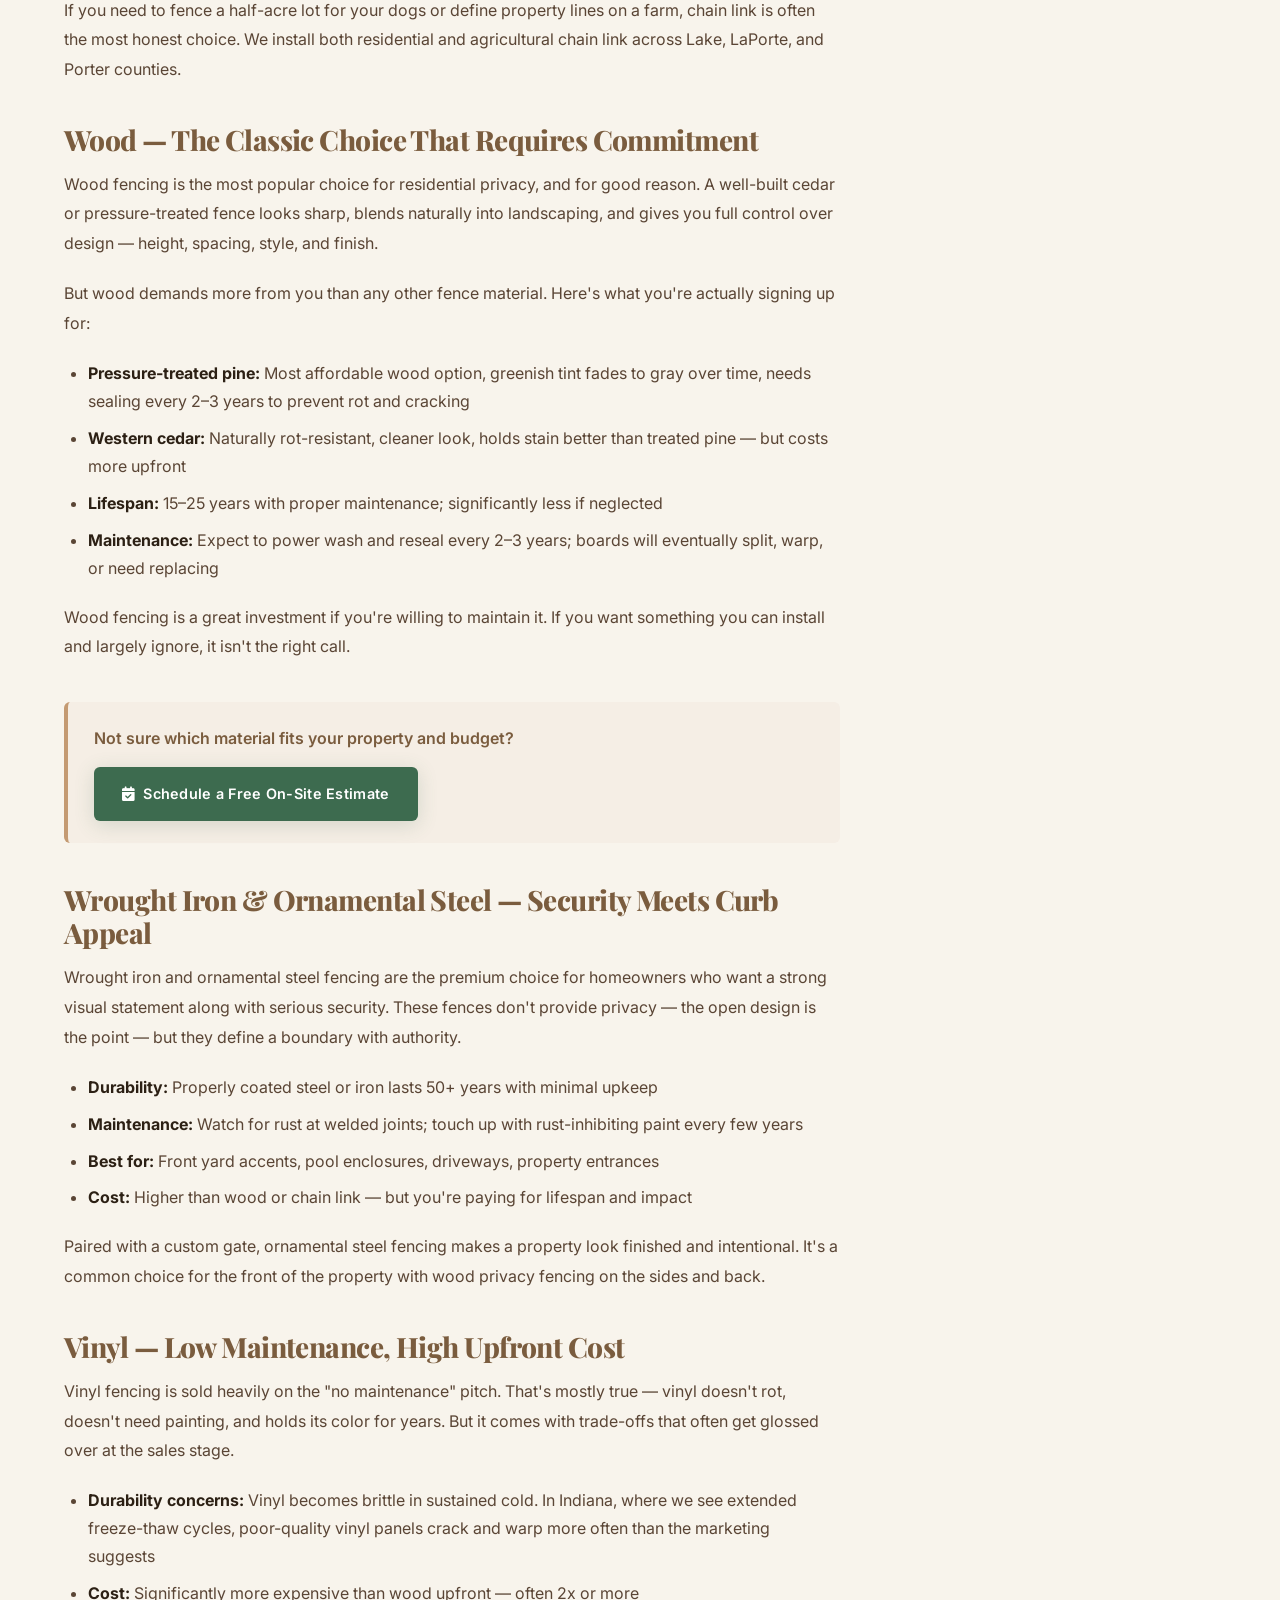
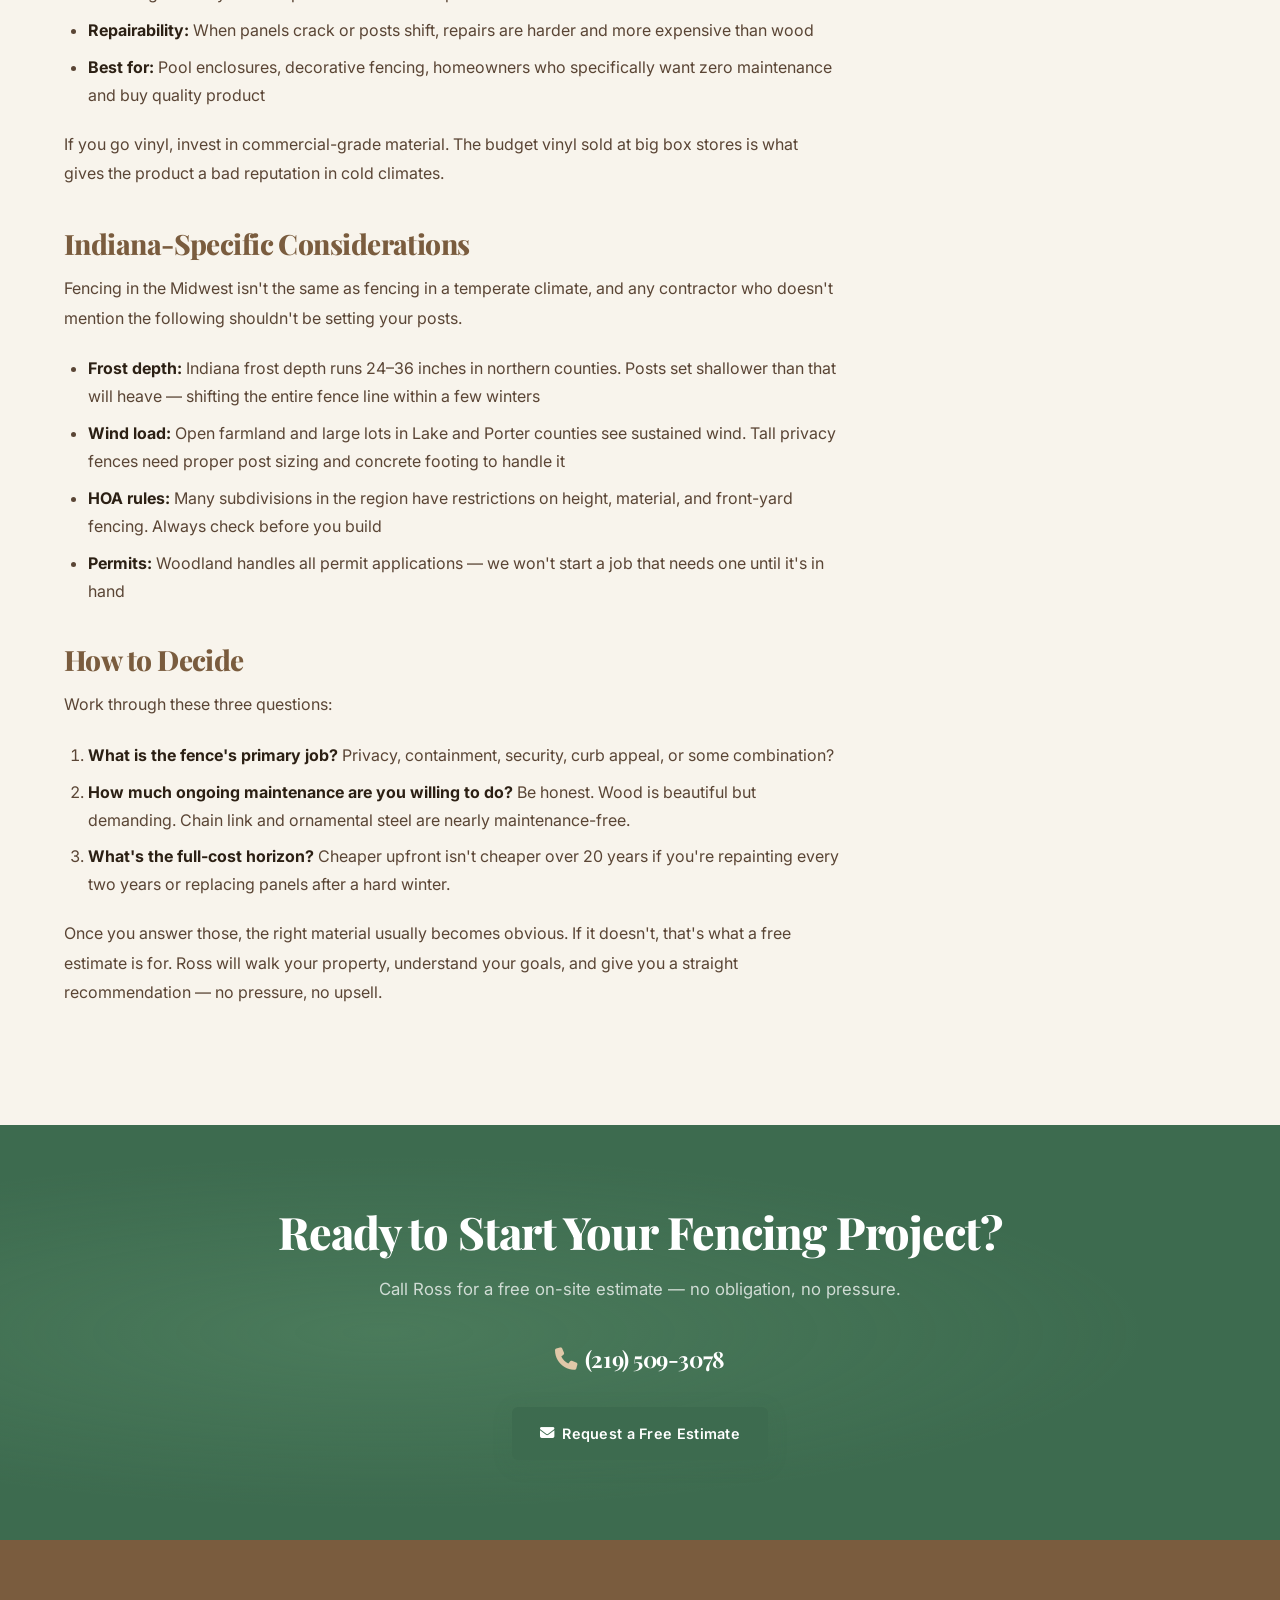
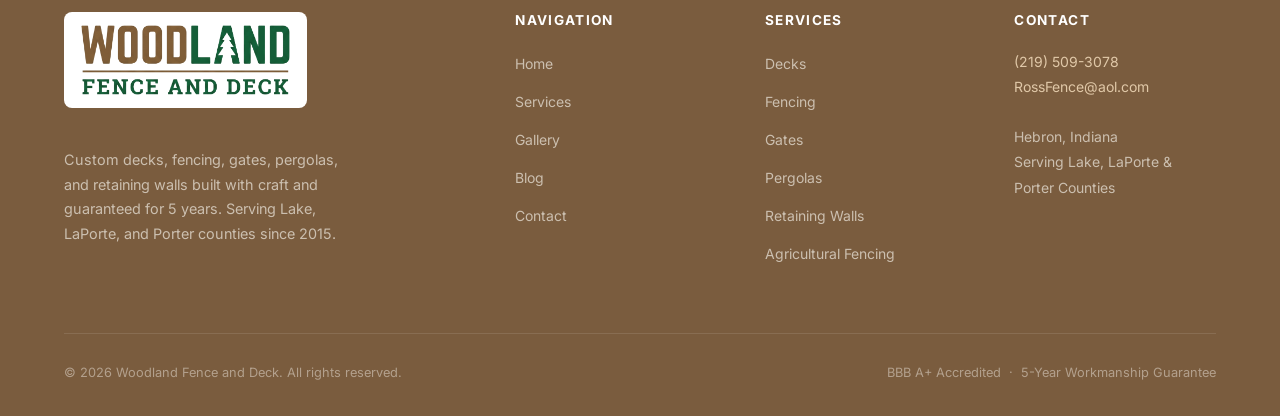
<file: blog-fencing-guide.html>
<!DOCTYPE html>
<html lang="en">
<head>
  <meta charset="UTF-8">
  <meta name="viewport" content="width=device-width, initial-scale=1.0">
  <title>How to Choose the Right Fencing for Your Property | Woodland Fence and Deck</title>
  <meta name="description" content="Chain link, wood, wrought iron, or vinyl — each fence type comes with real trade-offs. Here's how to match the right material to your goals, budget, and Indiana property.">
  <link rel="icon" type="image/svg+xml" href="brand_assets/favicon.svg">
  <link rel="preconnect" href="https://fonts.googleapis.com">
  <link rel="preconnect" href="https://fonts.gstatic.com" crossorigin>
  <link href="https://fonts.googleapis.com/css2?family=Playfair+Display:wght@700;800&family=Inter:wght@400;500;600;700&display=swap" rel="stylesheet">
  <link rel="stylesheet" href="https://cdnjs.cloudflare.com/ajax/libs/font-awesome/6.5.0/css/all.min.css">
  <link rel="stylesheet" href="style.css">
</head>
<body>

<!-- NAVBAR -->
<header class="navbar" role="banner">
  <div class="navbar__inner">
    <a href="index.html" class="navbar__logo" aria-label="Woodland Fence and Deck — Home">
      <img src="brand_assets/logo.png" alt="Woodland Fence and Deck">
    </a>
    <nav class="navbar__nav" role="navigation" aria-label="Main navigation">
      <a href="index.html">Home</a>
      <a href="services.html">Services</a>
      <a href="gallery.html">Gallery</a>
      <a href="blog.html" class="active">Blog</a>
      <a href="contact.html">Contact</a>
    </nav>
    <a href="contact.html" class="btn btn-primary navbar__cta">Get a Free Quote</a>
    <button class="navbar__hamburger" aria-label="Open menu" aria-expanded="false" aria-controls="mobile-menu">
      <span></span><span></span><span></span>
    </button>
  </div>
</header>

<div class="mobile-menu" id="mobile-menu" role="dialog" aria-modal="true" aria-label="Navigation menu">
  <button class="mobile-menu__close" aria-label="Close menu"><i class="fa-solid fa-xmark"></i></button>
  <a href="index.html">Home</a>
  <a href="services.html">Services</a>
  <a href="gallery.html">Gallery</a>
  <a href="blog.html">Blog</a>
  <a href="contact.html">Contact</a>
  <a href="contact.html" class="btn btn-primary" style="margin-top:16px;justify-content:center;">Get a Free Quote</a>
</div>

<!-- PAGE HERO -->
<main>
<section class="page-hero" aria-labelledby="article-heading">
  <div class="container">
    <div class="breadcrumb" aria-label="Breadcrumb">
      <a href="index.html">Home</a>
      <i class="fa-solid fa-chevron-right" aria-hidden="true"></i>
      <a href="blog.html">Blog</a>
      <i class="fa-solid fa-chevron-right" aria-hidden="true"></i>
      <span>Fencing Guide</span>
    </div>
    <h1 id="article-heading">How to Choose the Right Fencing for Your Property</h1>
    <p>The most common fencing mistake isn't a bad installation — it's choosing the wrong material from the start.</p>
  </div>
</section>

<!-- ARTICLE LAYOUT -->
<div class="container">
  <div class="article-layout">

    <!-- MAIN ARTICLE BODY -->
    <article class="article-body">
      <div class="article-meta">
        <span class="article-category-tag">Fencing</span>
        <span><i class="fa-regular fa-calendar" aria-hidden="true"></i> October 14, 2025</span>
        <span><i class="fa-regular fa-clock" aria-hidden="true"></i> 6 min read</span>
      </div>

      <div class="article-hero-img">
        <img src="Website_images/uncategorized/20160504_135638.jpg" alt="Cedar wood privacy fence with arbor in a green residential backyard" loading="eager">
      </div>

      <p>Most homeowners pick a fence based on looks or what the neighbor has. That's how you end up with a vinyl privacy fence that buckles after three Indiana winters, or a wood fence that needs repainting every two years because you didn't account for the humidity. The right fence comes down to matching the material to your specific goals — not just aesthetics, but function, lifespan, and how much ongoing work you're willing to put in.</p>

      <p>Here's a straight breakdown of the four main fence types we install and who each one is actually right for.</p>

      <h2>Chain Link — Practical, Proven, and Underrated</h2>
      <p>Chain link gets dismissed as industrial, but it earns its place in more situations than people admit. It's the right call when your primary goal is containment or perimeter definition — not privacy. Dog owners, homeowners with large lots, and agricultural properties all benefit from it.</p>
      <ul>
        <li><strong>Cost:</strong> Lowest upfront cost of any fence type, by a significant margin</li>
        <li><strong>Lifespan:</strong> Galvanized chain link lasts 20–30 years with almost zero maintenance</li>
        <li><strong>Best for:</strong> Pet containment, large perimeter runs, agricultural and farm use, commercial properties</li>
        <li><strong>Limitations:</strong> Provides no privacy and minimal curb appeal in residential settings</li>
      </ul>
      <p>If you need to fence a half-acre lot for your dogs or define property lines on a farm, chain link is often the most honest choice. We install both residential and agricultural chain link across Lake, LaPorte, and Porter counties.</p>

      <h2>Wood — The Classic Choice That Requires Commitment</h2>
      <p>Wood fencing is the most popular choice for residential privacy, and for good reason. A well-built cedar or pressure-treated fence looks sharp, blends naturally into landscaping, and gives you full control over design — height, spacing, style, and finish.</p>
      <p>But wood demands more from you than any other fence material. Here's what you're actually signing up for:</p>
      <ul>
        <li><strong>Pressure-treated pine:</strong> Most affordable wood option, greenish tint fades to gray over time, needs sealing every 2–3 years to prevent rot and cracking</li>
        <li><strong>Western cedar:</strong> Naturally rot-resistant, cleaner look, holds stain better than treated pine — but costs more upfront</li>
        <li><strong>Lifespan:</strong> 15–25 years with proper maintenance; significantly less if neglected</li>
        <li><strong>Maintenance:</strong> Expect to power wash and reseal every 2–3 years; boards will eventually split, warp, or need replacing</li>
      </ul>
      <p>Wood fencing is a great investment if you're willing to maintain it. If you want something you can install and largely ignore, it isn't the right call.</p>

      <div class="article-inline-cta">
        <p>Not sure which material fits your property and budget?</p>
        <a href="contact.html" class="btn btn-primary"><i class="fa-solid fa-calendar-check"></i> Schedule a Free On-Site Estimate</a>
      </div>

      <h2>Wrought Iron &amp; Ornamental Steel — Security Meets Curb Appeal</h2>
      <p>Wrought iron and ornamental steel fencing are the premium choice for homeowners who want a strong visual statement along with serious security. These fences don't provide privacy — the open design is the point — but they define a boundary with authority.</p>
      <ul>
        <li><strong>Durability:</strong> Properly coated steel or iron lasts 50+ years with minimal upkeep</li>
        <li><strong>Maintenance:</strong> Watch for rust at welded joints; touch up with rust-inhibiting paint every few years</li>
        <li><strong>Best for:</strong> Front yard accents, pool enclosures, driveways, property entrances</li>
        <li><strong>Cost:</strong> Higher than wood or chain link — but you're paying for lifespan and impact</li>
      </ul>
      <p>Paired with a custom gate, ornamental steel fencing makes a property look finished and intentional. It's a common choice for the front of the property with wood privacy fencing on the sides and back.</p>

      <h2>Vinyl — Low Maintenance, High Upfront Cost</h2>
      <p>Vinyl fencing is sold heavily on the "no maintenance" pitch. That's mostly true — vinyl doesn't rot, doesn't need painting, and holds its color for years. But it comes with trade-offs that often get glossed over at the sales stage.</p>
      <ul>
        <li><strong>Durability concerns:</strong> Vinyl becomes brittle in sustained cold. In Indiana, where we see extended freeze-thaw cycles, poor-quality vinyl panels crack and warp more often than the marketing suggests</li>
        <li><strong>Cost:</strong> Significantly more expensive than wood upfront — often 2x or more</li>
        <li><strong>Repairability:</strong> When panels crack or posts shift, repairs are harder and more expensive than wood</li>
        <li><strong>Best for:</strong> Pool enclosures, decorative fencing, homeowners who specifically want zero maintenance and buy quality product</li>
      </ul>
      <p>If you go vinyl, invest in commercial-grade material. The budget vinyl sold at big box stores is what gives the product a bad reputation in cold climates.</p>

      <h2>Indiana-Specific Considerations</h2>
      <p>Fencing in the Midwest isn't the same as fencing in a temperate climate, and any contractor who doesn't mention the following shouldn't be setting your posts.</p>
      <ul>
        <li><strong>Frost depth:</strong> Indiana frost depth runs 24–36 inches in northern counties. Posts set shallower than that will heave — shifting the entire fence line within a few winters</li>
        <li><strong>Wind load:</strong> Open farmland and large lots in Lake and Porter counties see sustained wind. Tall privacy fences need proper post sizing and concrete footing to handle it</li>
        <li><strong>HOA rules:</strong> Many subdivisions in the region have restrictions on height, material, and front-yard fencing. Always check before you build</li>
        <li><strong>Permits:</strong> Woodland handles all permit applications — we won't start a job that needs one until it's in hand</li>
      </ul>

      <h2>How to Decide</h2>
      <p>Work through these three questions:</p>
      <ol>
        <li><strong>What is the fence's primary job?</strong> Privacy, containment, security, curb appeal, or some combination?</li>
        <li><strong>How much ongoing maintenance are you willing to do?</strong> Be honest. Wood is beautiful but demanding. Chain link and ornamental steel are nearly maintenance-free.</li>
        <li><strong>What's the full-cost horizon?</strong> Cheaper upfront isn't cheaper over 20 years if you're repainting every two years or replacing panels after a hard winter.</li>
      </ol>
      <p>Once you answer those, the right material usually becomes obvious. If it doesn't, that's what a free estimate is for. Ross will walk your property, understand your goals, and give you a straight recommendation — no pressure, no upsell.</p>

    </article>

    <!-- SIDEBAR -->
    <aside class="article-sidebar" aria-label="Sidebar">
      <div class="sidebar-cta-card">
        <h4>Free On-Site Estimate</h4>
        <p>Ross comes out, walks your property, and gives you a detailed quote — no obligation, no pressure.</p>
        <a href="contact.html" class="btn btn-primary"><i class="fa-solid fa-envelope"></i> Request a Quote</a>
      </div>

      <div class="sidebar-card">
        <h4>About Woodland Fence and Deck</h4>
        <p>BBB A+ rated since 2015. Custom fencing, decks, gates, pergolas, and retaining walls for Lake, LaPorte &amp; Porter counties. One crew, no subcontractors. 5-year workmanship guarantee.</p>
      </div>

      <div class="sidebar-card">
        <h4>More Articles</h4>
        <nav class="sidebar-links" aria-label="Related articles">
          <a href="blog-deck-materials.html">Pressure-Treated vs. Cedar vs. Composite: Which Deck Material Is Right for You?</a>
          <a href="blog-gates-guide.html">Custom Gates: Wood, Wrought Iron, or Aluminum</a>
          <a href="blog-deck-winter.html">How to Protect Your Deck Through Indiana's Freeze-Thaw Winter</a>
          <a href="blog-free-estimate.html">What to Expect During Your Free Estimate</a>
          <a href="blog-retaining-walls.html">Do You Need a Retaining Wall? 5 Signs to Watch For</a>
        </nav>
      </div>
    </aside>

  </div><!-- /article-layout -->
</div>

<!-- CTA BANNER -->
<div class="cta-banner" role="region" aria-label="Call to action">
  <div class="container">
    <h2>Ready to Start Your Fencing Project?</h2>
    <p>Call Ross for a free on-site estimate — no obligation, no pressure.</p>
    <div class="cta-banner__phone">
      <i class="fa-solid fa-phone" aria-hidden="true"></i>
      <a href="tel:2195093078" style="color:inherit">(219) 509-3078</a>
    </div>
    <a href="contact.html" class="btn btn-primary">
      <i class="fa-solid fa-envelope"></i>
      Request a Free Estimate
    </a>
  </div>
</div>
</main>

<!-- FOOTER -->
<footer class="footer" role="contentinfo">
  <div class="container">
    <div class="footer__grid">
      <div class="footer__brand">
        <div class="footer__logo">
          <img src="brand_assets/logo.png" alt="Woodland Fence and Deck">
        </div>
        <p>Custom decks, fencing, gates, pergolas, and retaining walls built with craft and guaranteed for 5 years. Serving Lake, LaPorte, and Porter counties since 2015.</p>
      </div>
      <div class="footer__col">
        <h4>Navigation</h4>
        <ul>
          <li><a href="index.html">Home</a></li>
          <li><a href="services.html">Services</a></li>
          <li><a href="gallery.html">Gallery</a></li>
          <li><a href="blog.html">Blog</a></li>
          <li><a href="contact.html">Contact</a></li>
        </ul>
      </div>
      <div class="footer__col">
        <h4>Services</h4>
        <ul>
          <li><a href="services.html#decks">Decks</a></li>
          <li><a href="services.html#fencing">Fencing</a></li>
          <li><a href="services.html#gates">Gates</a></li>
          <li><a href="services.html#pergolas">Pergolas</a></li>
          <li><a href="services.html#site-work">Retaining Walls</a></li>
          <li><a href="services.html#fencing">Agricultural Fencing</a></li>
        </ul>
      </div>
      <div class="footer__col">
        <h4>Contact</h4>
        <address>
          <a href="tel:2195093078">(219) 509-3078</a><br>
          <a href="mailto:RossFence@aol.com">RossFence@aol.com</a><br><br>
          Hebron, Indiana<br>
          Serving Lake, LaPorte &amp; Porter Counties
        </address>
      </div>
    </div>
    <div class="footer__bottom">
      <span>&copy; 2026 Woodland Fence and Deck. All rights reserved.</span>
      <span>BBB A+ Accredited &nbsp;·&nbsp; 5-Year Workmanship Guarantee</span>
    </div>
  </div>
</footer>

<script src="script.js"></script>
</body>
</html>
</file>
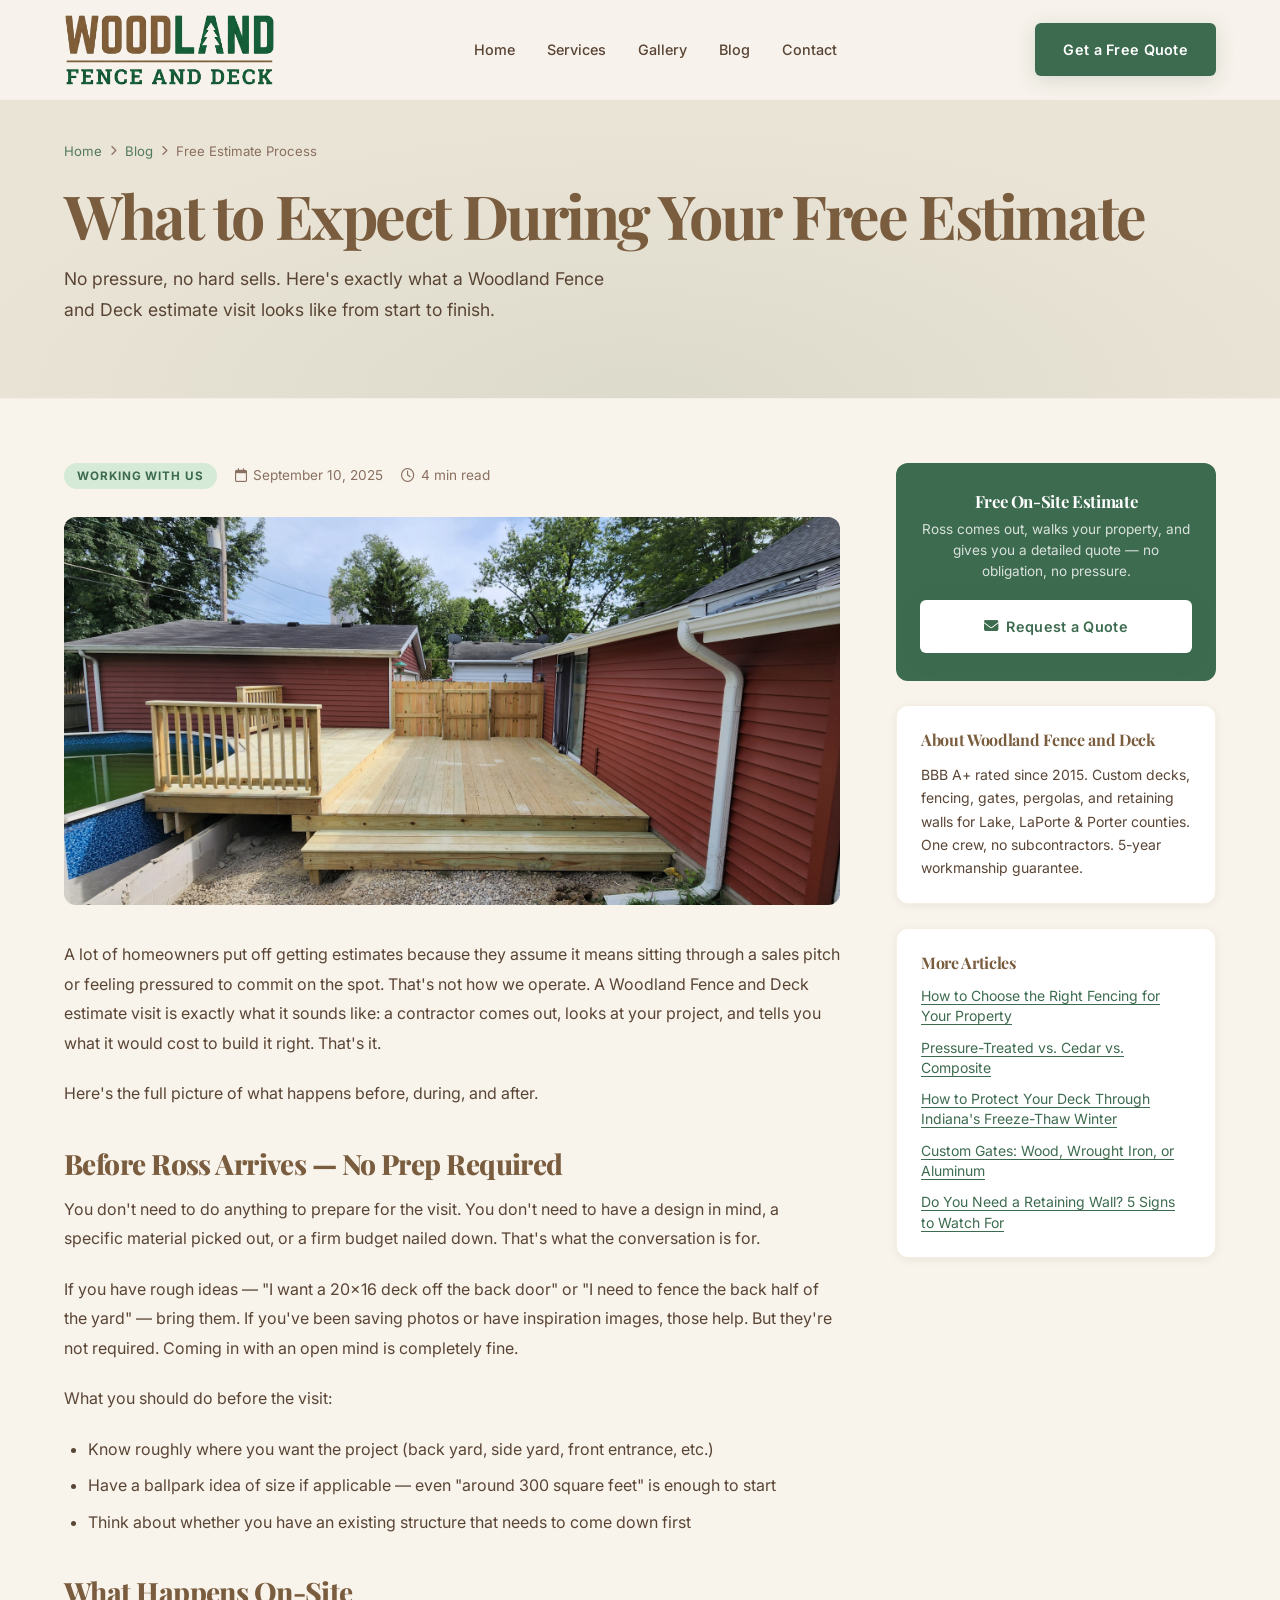
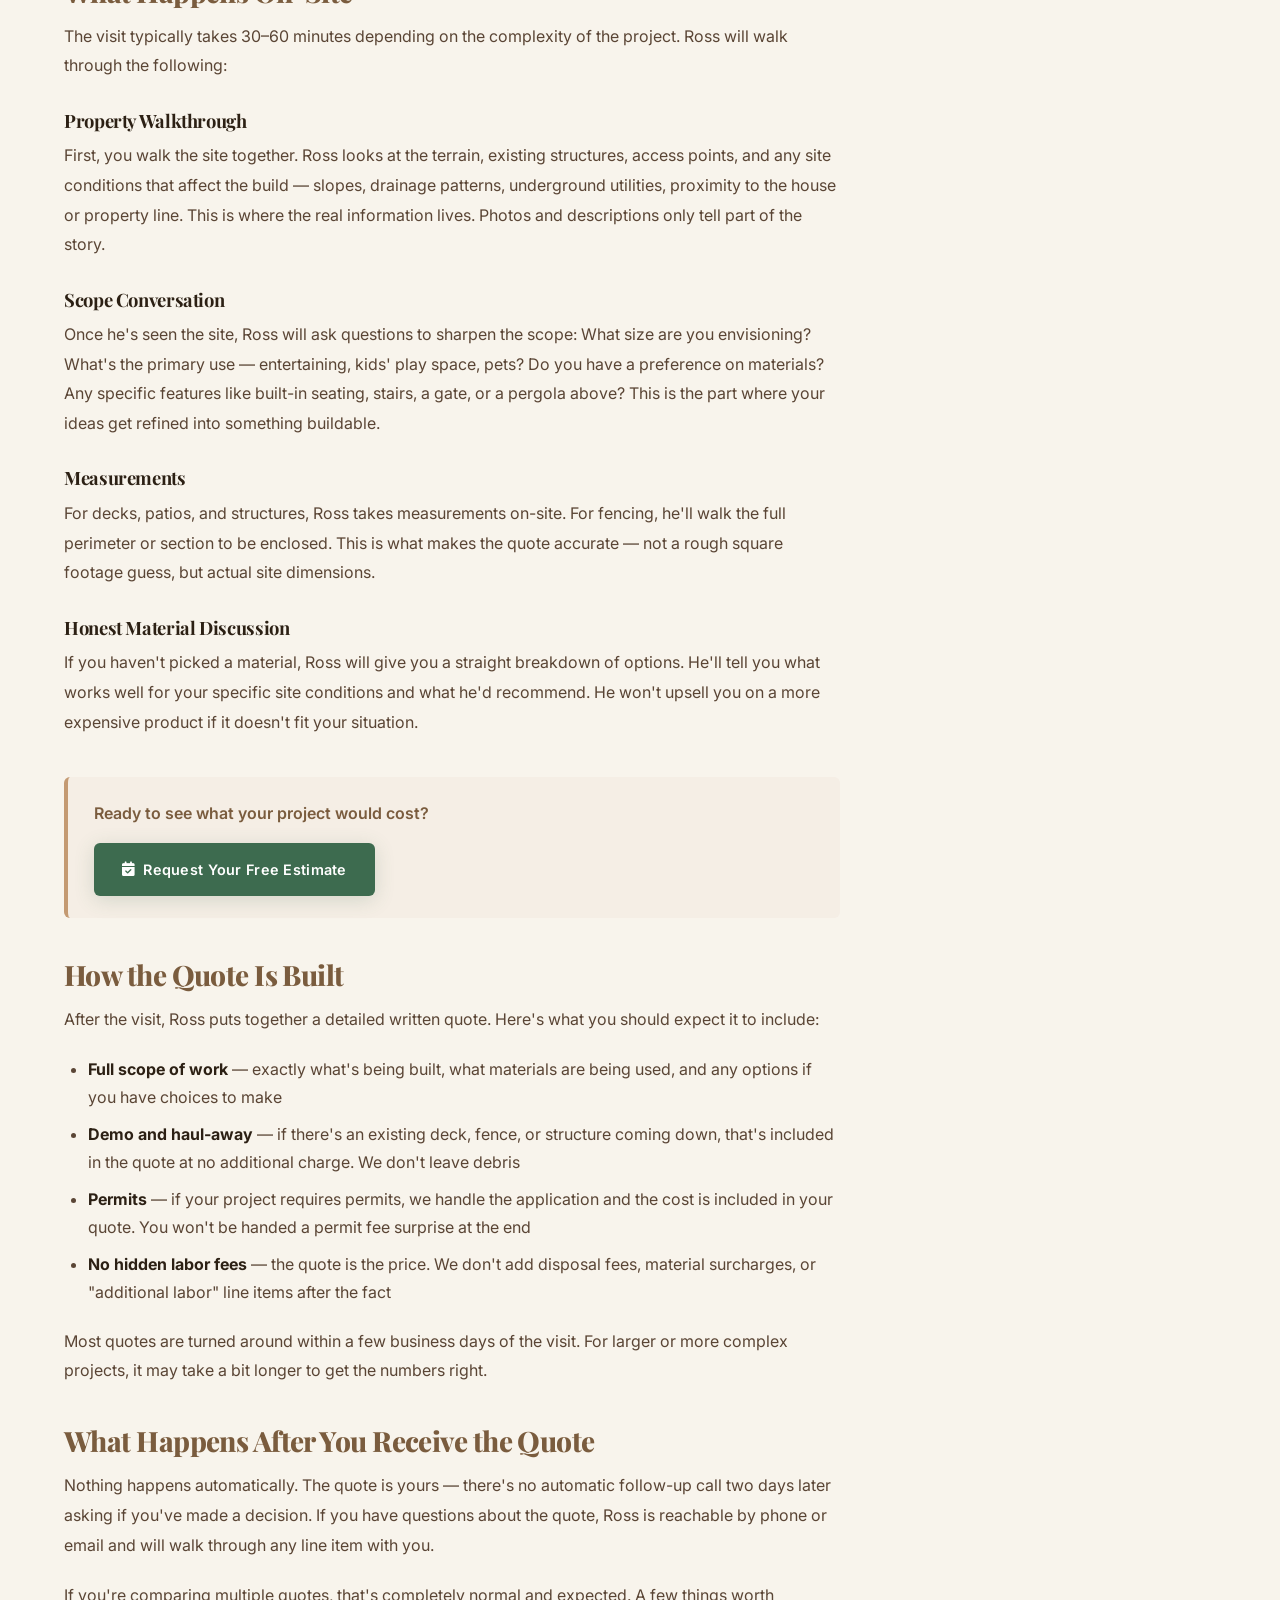
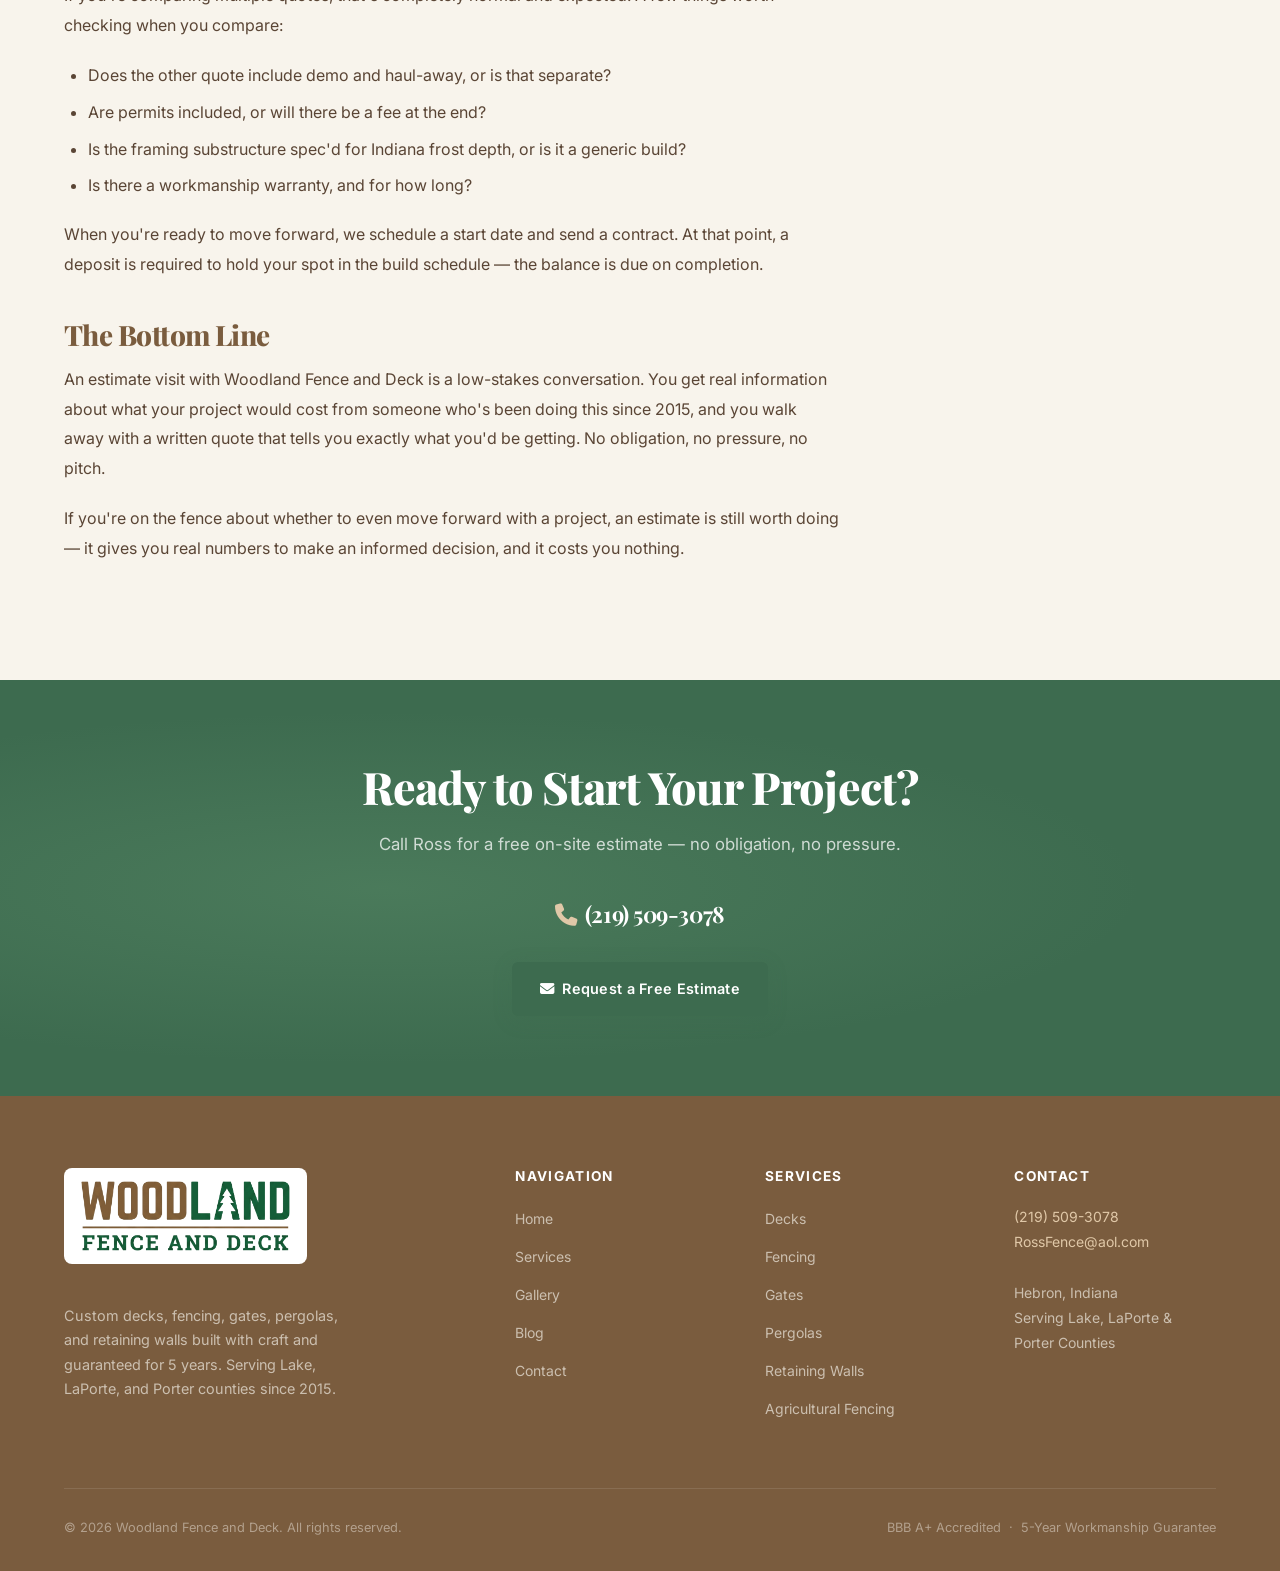
<file: blog-free-estimate.html>
<!DOCTYPE html>
<html lang="en">
<head>
  <meta charset="UTF-8">
  <meta name="viewport" content="width=device-width, initial-scale=1.0">
  <title>What to Expect During Your Free Estimate | Woodland Fence and Deck</title>
  <meta name="description" content="Our on-site estimate visits are designed to be fast, informative, and pressure-free. Here's exactly what happens when Ross comes out, how quotes are put together, and what happens next.">
  <link rel="icon" type="image/svg+xml" href="brand_assets/favicon.svg">
  <link rel="preconnect" href="https://fonts.googleapis.com">
  <link rel="preconnect" href="https://fonts.gstatic.com" crossorigin>
  <link href="https://fonts.googleapis.com/css2?family=Playfair+Display:wght@700;800&family=Inter:wght@400;500;600;700&display=swap" rel="stylesheet">
  <link rel="stylesheet" href="https://cdnjs.cloudflare.com/ajax/libs/font-awesome/6.5.0/css/all.min.css">
  <link rel="stylesheet" href="style.css">
</head>
<body>

<!-- NAVBAR -->
<header class="navbar" role="banner">
  <div class="navbar__inner">
    <a href="index.html" class="navbar__logo" aria-label="Woodland Fence and Deck — Home">
      <img src="brand_assets/logo.png" alt="Woodland Fence and Deck">
    </a>
    <nav class="navbar__nav" role="navigation" aria-label="Main navigation">
      <a href="index.html">Home</a>
      <a href="services.html">Services</a>
      <a href="gallery.html">Gallery</a>
      <a href="blog.html" class="active">Blog</a>
      <a href="contact.html">Contact</a>
    </nav>
    <a href="contact.html" class="btn btn-primary navbar__cta">Get a Free Quote</a>
    <button class="navbar__hamburger" aria-label="Open menu" aria-expanded="false" aria-controls="mobile-menu">
      <span></span><span></span><span></span>
    </button>
  </div>
</header>

<div class="mobile-menu" id="mobile-menu" role="dialog" aria-modal="true" aria-label="Navigation menu">
  <button class="mobile-menu__close" aria-label="Close menu"><i class="fa-solid fa-xmark"></i></button>
  <a href="index.html">Home</a>
  <a href="services.html">Services</a>
  <a href="gallery.html">Gallery</a>
  <a href="blog.html">Blog</a>
  <a href="contact.html">Contact</a>
  <a href="contact.html" class="btn btn-primary" style="margin-top:16px;justify-content:center;">Get a Free Quote</a>
</div>

<!-- PAGE HERO -->
<main>
<section class="page-hero" aria-labelledby="article-heading">
  <div class="container">
    <div class="breadcrumb" aria-label="Breadcrumb">
      <a href="index.html">Home</a>
      <i class="fa-solid fa-chevron-right" aria-hidden="true"></i>
      <a href="blog.html">Blog</a>
      <i class="fa-solid fa-chevron-right" aria-hidden="true"></i>
      <span>Free Estimate Process</span>
    </div>
    <h1 id="article-heading">What to Expect During Your Free Estimate</h1>
    <p>No pressure, no hard sells. Here's exactly what a Woodland Fence and Deck estimate visit looks like from start to finish.</p>
  </div>
</section>

<!-- ARTICLE LAYOUT -->
<div class="container">
  <div class="article-layout">

    <!-- MAIN ARTICLE BODY -->
    <article class="article-body">
      <div class="article-meta">
        <span class="article-category-tag">Working With Us</span>
        <span><i class="fa-regular fa-calendar" aria-hidden="true"></i> September 10, 2025</span>
        <span><i class="fa-regular fa-clock" aria-hidden="true"></i> 4 min read</span>
      </div>

      <div class="article-hero-img">
        <img src="Website_images/decks/20220812_162548.jpg" alt="Freshly built pressure-treated deck next to pool — completed project" loading="eager">
      </div>

      <p>A lot of homeowners put off getting estimates because they assume it means sitting through a sales pitch or feeling pressured to commit on the spot. That's not how we operate. A Woodland Fence and Deck estimate visit is exactly what it sounds like: a contractor comes out, looks at your project, and tells you what it would cost to build it right. That's it.</p>

      <p>Here's the full picture of what happens before, during, and after.</p>

      <h2>Before Ross Arrives — No Prep Required</h2>
      <p>You don't need to do anything to prepare for the visit. You don't need to have a design in mind, a specific material picked out, or a firm budget nailed down. That's what the conversation is for.</p>
      <p>If you have rough ideas — "I want a 20x16 deck off the back door" or "I need to fence the back half of the yard" — bring them. If you've been saving photos or have inspiration images, those help. But they're not required. Coming in with an open mind is completely fine.</p>
      <p>What you should do before the visit:</p>
      <ul>
        <li>Know roughly where you want the project (back yard, side yard, front entrance, etc.)</li>
        <li>Have a ballpark idea of size if applicable — even "around 300 square feet" is enough to start</li>
        <li>Think about whether you have an existing structure that needs to come down first</li>
      </ul>

      <h2>What Happens On-Site</h2>
      <p>The visit typically takes 30–60 minutes depending on the complexity of the project. Ross will walk through the following:</p>

      <h3>Property Walkthrough</h3>
      <p>First, you walk the site together. Ross looks at the terrain, existing structures, access points, and any site conditions that affect the build — slopes, drainage patterns, underground utilities, proximity to the house or property line. This is where the real information lives. Photos and descriptions only tell part of the story.</p>

      <h3>Scope Conversation</h3>
      <p>Once he's seen the site, Ross will ask questions to sharpen the scope: What size are you envisioning? What's the primary use — entertaining, kids' play space, pets? Do you have a preference on materials? Any specific features like built-in seating, stairs, a gate, or a pergola above? This is the part where your ideas get refined into something buildable.</p>

      <h3>Measurements</h3>
      <p>For decks, patios, and structures, Ross takes measurements on-site. For fencing, he'll walk the full perimeter or section to be enclosed. This is what makes the quote accurate — not a rough square footage guess, but actual site dimensions.</p>

      <h3>Honest Material Discussion</h3>
      <p>If you haven't picked a material, Ross will give you a straight breakdown of options. He'll tell you what works well for your specific site conditions and what he'd recommend. He won't upsell you on a more expensive product if it doesn't fit your situation.</p>

      <div class="article-inline-cta">
        <p>Ready to see what your project would cost?</p>
        <a href="contact.html" class="btn btn-primary"><i class="fa-solid fa-calendar-check"></i> Request Your Free Estimate</a>
      </div>

      <h2>How the Quote Is Built</h2>
      <p>After the visit, Ross puts together a detailed written quote. Here's what you should expect it to include:</p>
      <ul>
        <li><strong>Full scope of work</strong> — exactly what's being built, what materials are being used, and any options if you have choices to make</li>
        <li><strong>Demo and haul-away</strong> — if there's an existing deck, fence, or structure coming down, that's included in the quote at no additional charge. We don't leave debris</li>
        <li><strong>Permits</strong> — if your project requires permits, we handle the application and the cost is included in your quote. You won't be handed a permit fee surprise at the end</li>
        <li><strong>No hidden labor fees</strong> — the quote is the price. We don't add disposal fees, material surcharges, or "additional labor" line items after the fact</li>
      </ul>
      <p>Most quotes are turned around within a few business days of the visit. For larger or more complex projects, it may take a bit longer to get the numbers right.</p>

      <h2>What Happens After You Receive the Quote</h2>
      <p>Nothing happens automatically. The quote is yours — there's no automatic follow-up call two days later asking if you've made a decision. If you have questions about the quote, Ross is reachable by phone or email and will walk through any line item with you.</p>
      <p>If you're comparing multiple quotes, that's completely normal and expected. A few things worth checking when you compare:</p>
      <ul>
        <li>Does the other quote include demo and haul-away, or is that separate?</li>
        <li>Are permits included, or will there be a fee at the end?</li>
        <li>Is the framing substructure spec'd for Indiana frost depth, or is it a generic build?</li>
        <li>Is there a workmanship warranty, and for how long?</li>
      </ul>
      <p>When you're ready to move forward, we schedule a start date and send a contract. At that point, a deposit is required to hold your spot in the build schedule — the balance is due on completion.</p>

      <h2>The Bottom Line</h2>
      <p>An estimate visit with Woodland Fence and Deck is a low-stakes conversation. You get real information about what your project would cost from someone who's been doing this since 2015, and you walk away with a written quote that tells you exactly what you'd be getting. No obligation, no pressure, no pitch.</p>
      <p>If you're on the fence about whether to even move forward with a project, an estimate is still worth doing — it gives you real numbers to make an informed decision, and it costs you nothing.</p>

    </article>

    <!-- SIDEBAR -->
    <aside class="article-sidebar" aria-label="Sidebar">
      <div class="sidebar-cta-card">
        <h4>Free On-Site Estimate</h4>
        <p>Ross comes out, walks your property, and gives you a detailed quote — no obligation, no pressure.</p>
        <a href="contact.html" class="btn btn-primary"><i class="fa-solid fa-envelope"></i> Request a Quote</a>
      </div>

      <div class="sidebar-card">
        <h4>About Woodland Fence and Deck</h4>
        <p>BBB A+ rated since 2015. Custom decks, fencing, gates, pergolas, and retaining walls for Lake, LaPorte &amp; Porter counties. One crew, no subcontractors. 5-year workmanship guarantee.</p>
      </div>

      <div class="sidebar-card">
        <h4>More Articles</h4>
        <nav class="sidebar-links" aria-label="Related articles">
          <a href="blog-fencing-guide.html">How to Choose the Right Fencing for Your Property</a>
          <a href="blog-deck-materials.html">Pressure-Treated vs. Cedar vs. Composite</a>
          <a href="blog-deck-winter.html">How to Protect Your Deck Through Indiana's Freeze-Thaw Winter</a>
          <a href="blog-gates-guide.html">Custom Gates: Wood, Wrought Iron, or Aluminum</a>
          <a href="blog-retaining-walls.html">Do You Need a Retaining Wall? 5 Signs to Watch For</a>
        </nav>
      </div>
    </aside>

  </div><!-- /article-layout -->
</div>

<!-- CTA BANNER -->
<div class="cta-banner" role="region" aria-label="Call to action">
  <div class="container">
    <h2>Ready to Start Your Project?</h2>
    <p>Call Ross for a free on-site estimate — no obligation, no pressure.</p>
    <div class="cta-banner__phone">
      <i class="fa-solid fa-phone" aria-hidden="true"></i>
      <a href="tel:2195093078" style="color:inherit">(219) 509-3078</a>
    </div>
    <a href="contact.html" class="btn btn-primary">
      <i class="fa-solid fa-envelope"></i>
      Request a Free Estimate
    </a>
  </div>
</div>
</main>

<!-- FOOTER -->
<footer class="footer" role="contentinfo">
  <div class="container">
    <div class="footer__grid">
      <div class="footer__brand">
        <div class="footer__logo">
          <img src="brand_assets/logo.png" alt="Woodland Fence and Deck">
        </div>
        <p>Custom decks, fencing, gates, pergolas, and retaining walls built with craft and guaranteed for 5 years. Serving Lake, LaPorte, and Porter counties since 2015.</p>
      </div>
      <div class="footer__col">
        <h4>Navigation</h4>
        <ul>
          <li><a href="index.html">Home</a></li>
          <li><a href="services.html">Services</a></li>
          <li><a href="gallery.html">Gallery</a></li>
          <li><a href="blog.html">Blog</a></li>
          <li><a href="contact.html">Contact</a></li>
        </ul>
      </div>
      <div class="footer__col">
        <h4>Services</h4>
        <ul>
          <li><a href="services.html#decks">Decks</a></li>
          <li><a href="services.html#fencing">Fencing</a></li>
          <li><a href="services.html#gates">Gates</a></li>
          <li><a href="services.html#pergolas">Pergolas</a></li>
          <li><a href="services.html#site-work">Retaining Walls</a></li>
          <li><a href="services.html#fencing">Agricultural Fencing</a></li>
        </ul>
      </div>
      <div class="footer__col">
        <h4>Contact</h4>
        <address>
          <a href="tel:2195093078">(219) 509-3078</a><br>
          <a href="mailto:RossFence@aol.com">RossFence@aol.com</a><br><br>
          Hebron, Indiana<br>
          Serving Lake, LaPorte &amp; Porter Counties
        </address>
      </div>
    </div>
    <div class="footer__bottom">
      <span>&copy; 2026 Woodland Fence and Deck. All rights reserved.</span>
      <span>BBB A+ Accredited &nbsp;·&nbsp; 5-Year Workmanship Guarantee</span>
    </div>
  </div>
</footer>

<script src="script.js"></script>
</body>
</html>
</file>
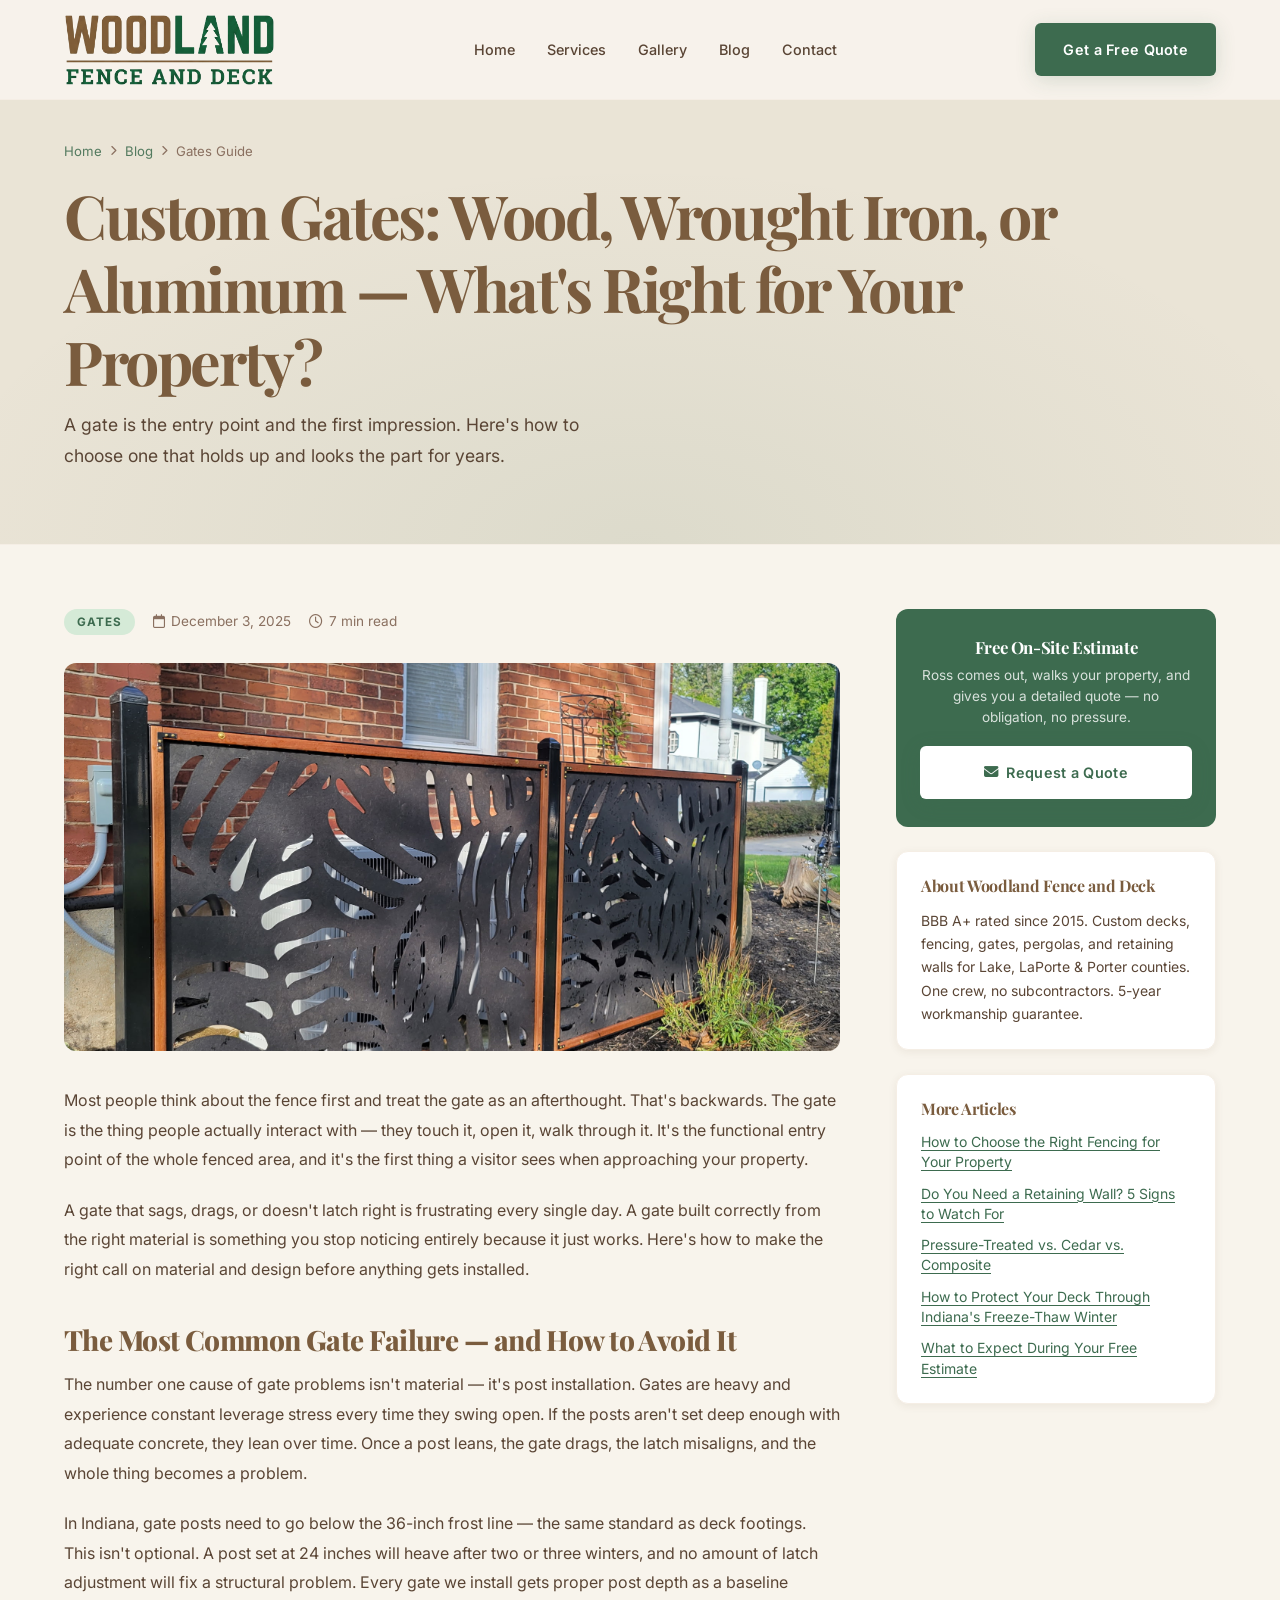
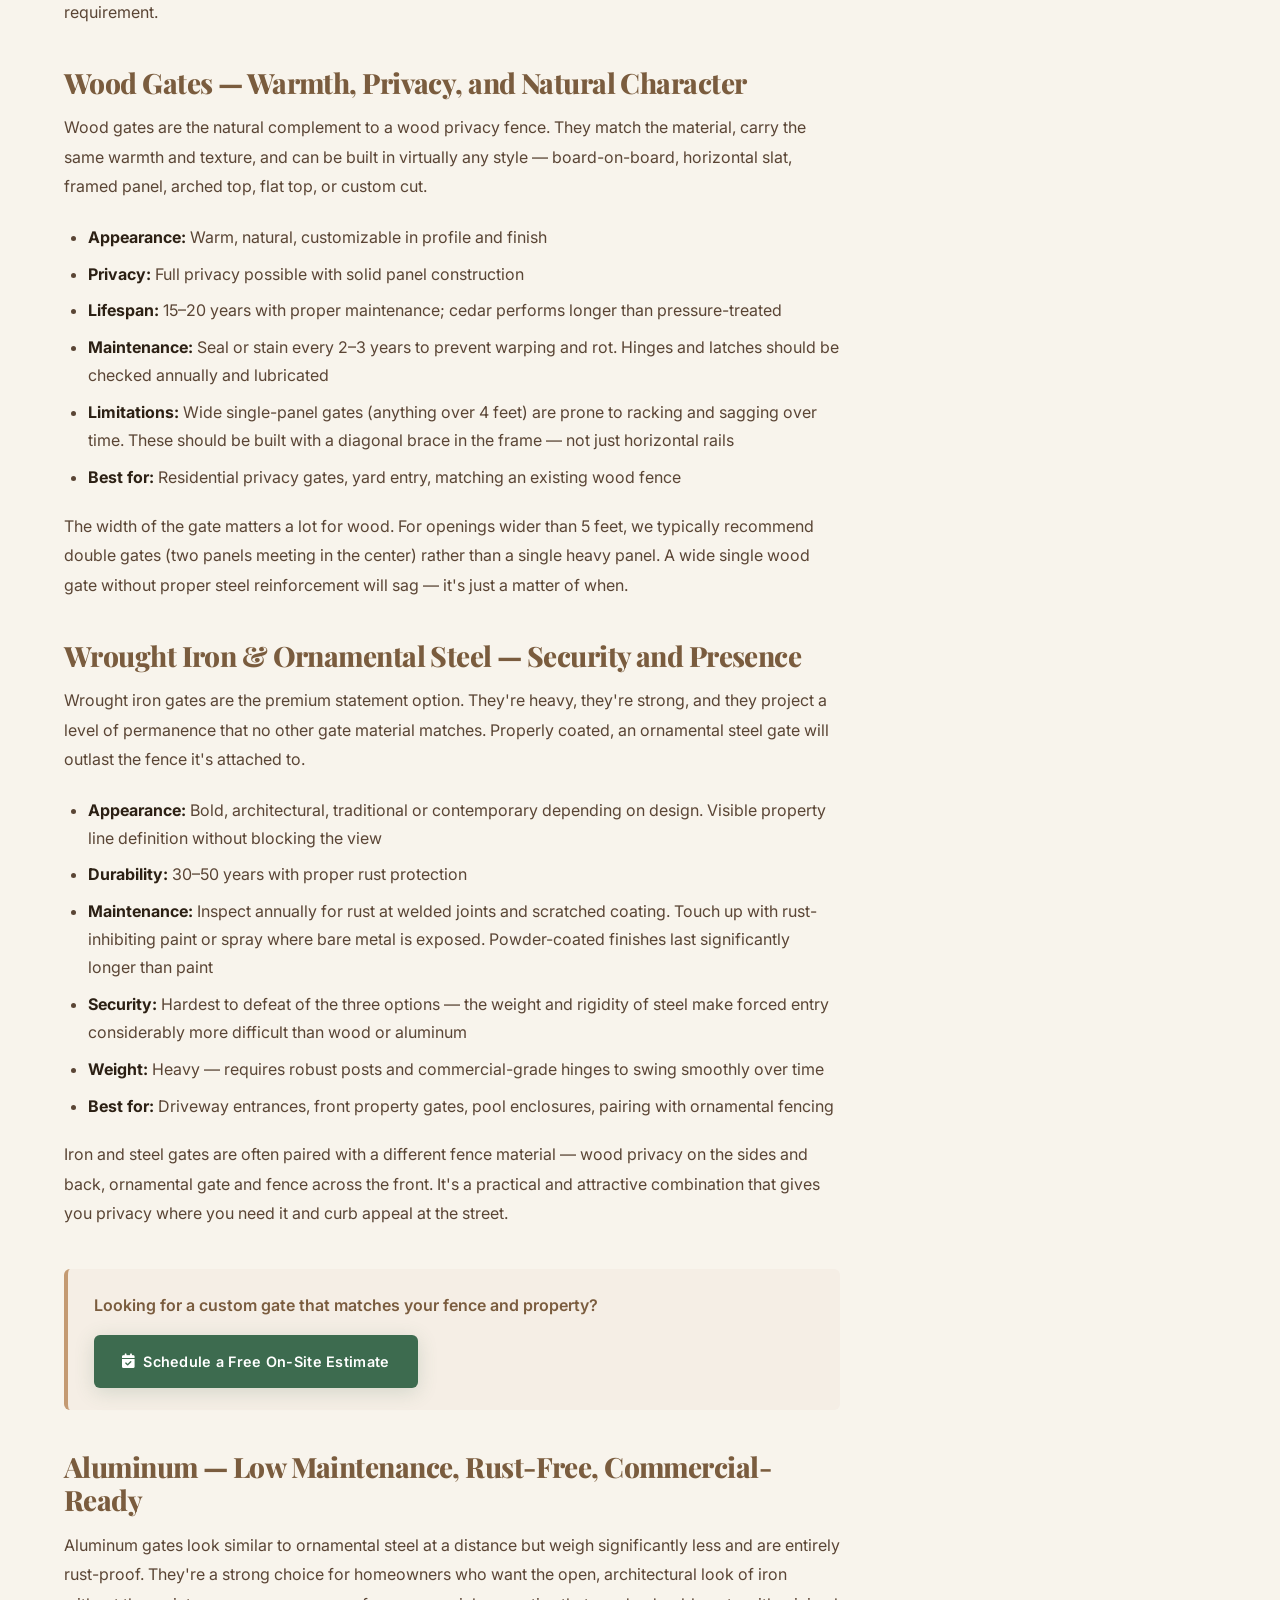
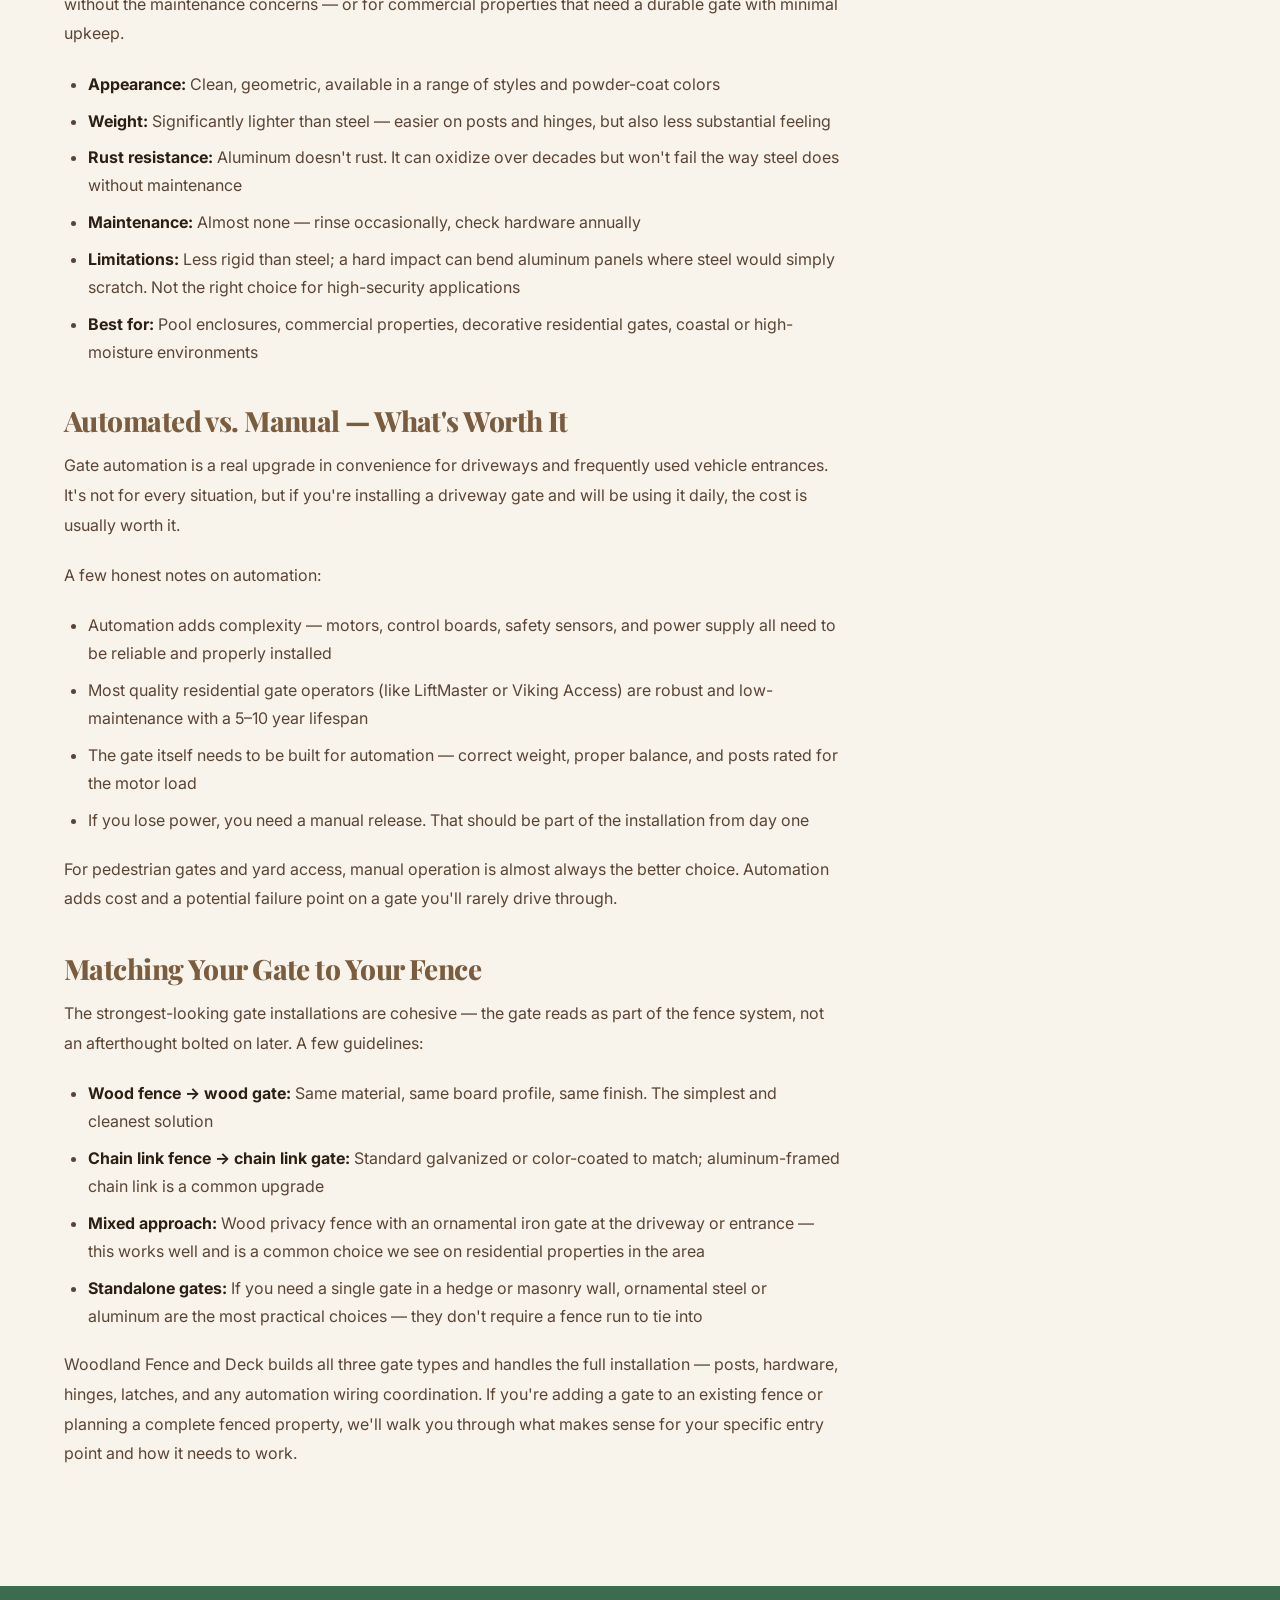
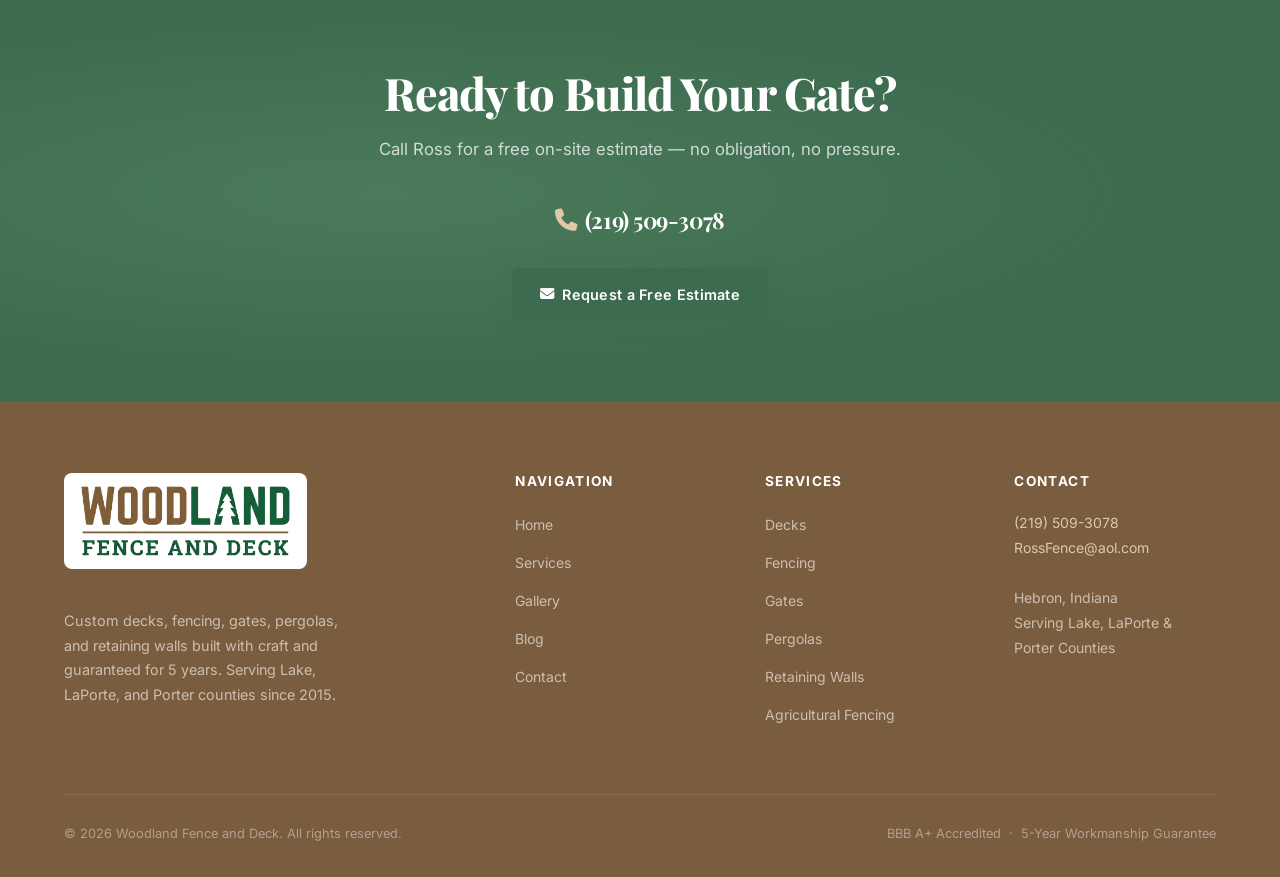
<file: blog-gates-guide.html>
<!DOCTYPE html>
<html lang="en">
<head>
  <meta charset="UTF-8">
  <meta name="viewport" content="width=device-width, initial-scale=1.0">
  <title>Custom Gates: Wood, Wrought Iron, or Aluminum — What's Right for Your Property? | Woodland Fence and Deck</title>
  <meta name="description" content="Gates are the first and last impression of your property. Here's how to choose between wood, wrought iron, and aluminum — and what makes a gate built right versus built cheap.">
  <link rel="icon" type="image/svg+xml" href="brand_assets/favicon.svg">
  <link rel="preconnect" href="https://fonts.googleapis.com">
  <link rel="preconnect" href="https://fonts.gstatic.com" crossorigin>
  <link href="https://fonts.googleapis.com/css2?family=Playfair+Display:wght@700;800&family=Inter:wght@400;500;600;700&display=swap" rel="stylesheet">
  <link rel="stylesheet" href="https://cdnjs.cloudflare.com/ajax/libs/font-awesome/6.5.0/css/all.min.css">
  <link rel="stylesheet" href="style.css">
</head>
<body>

<!-- NAVBAR -->
<header class="navbar" role="banner">
  <div class="navbar__inner">
    <a href="index.html" class="navbar__logo" aria-label="Woodland Fence and Deck — Home">
      <img src="brand_assets/logo.png" alt="Woodland Fence and Deck">
    </a>
    <nav class="navbar__nav" role="navigation" aria-label="Main navigation">
      <a href="index.html">Home</a>
      <a href="services.html">Services</a>
      <a href="gallery.html">Gallery</a>
      <a href="blog.html" class="active">Blog</a>
      <a href="contact.html">Contact</a>
    </nav>
    <a href="contact.html" class="btn btn-primary navbar__cta">Get a Free Quote</a>
    <button class="navbar__hamburger" aria-label="Open menu" aria-expanded="false" aria-controls="mobile-menu">
      <span></span><span></span><span></span>
    </button>
  </div>
</header>

<div class="mobile-menu" id="mobile-menu" role="dialog" aria-modal="true" aria-label="Navigation menu">
  <button class="mobile-menu__close" aria-label="Close menu"><i class="fa-solid fa-xmark"></i></button>
  <a href="index.html">Home</a>
  <a href="services.html">Services</a>
  <a href="gallery.html">Gallery</a>
  <a href="blog.html">Blog</a>
  <a href="contact.html">Contact</a>
  <a href="contact.html" class="btn btn-primary" style="margin-top:16px;justify-content:center;">Get a Free Quote</a>
</div>

<!-- PAGE HERO -->
<main>
<section class="page-hero" aria-labelledby="article-heading">
  <div class="container">
    <div class="breadcrumb" aria-label="Breadcrumb">
      <a href="index.html">Home</a>
      <i class="fa-solid fa-chevron-right" aria-hidden="true"></i>
      <a href="blog.html">Blog</a>
      <i class="fa-solid fa-chevron-right" aria-hidden="true"></i>
      <span>Gates Guide</span>
    </div>
    <h1 id="article-heading">Custom Gates: Wood, Wrought Iron, or Aluminum — What's Right for Your Property?</h1>
    <p>A gate is the entry point and the first impression. Here's how to choose one that holds up and looks the part for years.</p>
  </div>
</section>

<!-- ARTICLE LAYOUT -->
<div class="container">
  <div class="article-layout">

    <!-- MAIN ARTICLE BODY -->
    <article class="article-body">
      <div class="article-meta">
        <span class="article-category-tag">Gates</span>
        <span><i class="fa-regular fa-calendar" aria-hidden="true"></i> December 3, 2025</span>
        <span><i class="fa-regular fa-clock" aria-hidden="true"></i> 7 min read</span>
      </div>

      <div class="article-hero-img">
        <img src="Website_images/gates/20211020_160218.jpeg" alt="Custom ornamental metal gate panel with leaf-cut design — Woodland Fence and Deck" loading="eager">
      </div>

      <p>Most people think about the fence first and treat the gate as an afterthought. That's backwards. The gate is the thing people actually interact with — they touch it, open it, walk through it. It's the functional entry point of the whole fenced area, and it's the first thing a visitor sees when approaching your property.</p>

      <p>A gate that sags, drags, or doesn't latch right is frustrating every single day. A gate built correctly from the right material is something you stop noticing entirely because it just works. Here's how to make the right call on material and design before anything gets installed.</p>

      <h2>The Most Common Gate Failure — and How to Avoid It</h2>
      <p>The number one cause of gate problems isn't material — it's post installation. Gates are heavy and experience constant leverage stress every time they swing open. If the posts aren't set deep enough with adequate concrete, they lean over time. Once a post leans, the gate drags, the latch misaligns, and the whole thing becomes a problem.</p>
      <p>In Indiana, gate posts need to go below the 36-inch frost line — the same standard as deck footings. This isn't optional. A post set at 24 inches will heave after two or three winters, and no amount of latch adjustment will fix a structural problem. Every gate we install gets proper post depth as a baseline requirement.</p>

      <h2>Wood Gates — Warmth, Privacy, and Natural Character</h2>
      <p>Wood gates are the natural complement to a wood privacy fence. They match the material, carry the same warmth and texture, and can be built in virtually any style — board-on-board, horizontal slat, framed panel, arched top, flat top, or custom cut.</p>
      <ul>
        <li><strong>Appearance:</strong> Warm, natural, customizable in profile and finish</li>
        <li><strong>Privacy:</strong> Full privacy possible with solid panel construction</li>
        <li><strong>Lifespan:</strong> 15–20 years with proper maintenance; cedar performs longer than pressure-treated</li>
        <li><strong>Maintenance:</strong> Seal or stain every 2–3 years to prevent warping and rot. Hinges and latches should be checked annually and lubricated</li>
        <li><strong>Limitations:</strong> Wide single-panel gates (anything over 4 feet) are prone to racking and sagging over time. These should be built with a diagonal brace in the frame — not just horizontal rails</li>
        <li><strong>Best for:</strong> Residential privacy gates, yard entry, matching an existing wood fence</li>
      </ul>
      <p>The width of the gate matters a lot for wood. For openings wider than 5 feet, we typically recommend double gates (two panels meeting in the center) rather than a single heavy panel. A wide single wood gate without proper steel reinforcement will sag — it's just a matter of when.</p>

      <h2>Wrought Iron &amp; Ornamental Steel — Security and Presence</h2>
      <p>Wrought iron gates are the premium statement option. They're heavy, they're strong, and they project a level of permanence that no other gate material matches. Properly coated, an ornamental steel gate will outlast the fence it's attached to.</p>
      <ul>
        <li><strong>Appearance:</strong> Bold, architectural, traditional or contemporary depending on design. Visible property line definition without blocking the view</li>
        <li><strong>Durability:</strong> 30–50 years with proper rust protection</li>
        <li><strong>Maintenance:</strong> Inspect annually for rust at welded joints and scratched coating. Touch up with rust-inhibiting paint or spray where bare metal is exposed. Powder-coated finishes last significantly longer than paint</li>
        <li><strong>Security:</strong> Hardest to defeat of the three options — the weight and rigidity of steel make forced entry considerably more difficult than wood or aluminum</li>
        <li><strong>Weight:</strong> Heavy — requires robust posts and commercial-grade hinges to swing smoothly over time</li>
        <li><strong>Best for:</strong> Driveway entrances, front property gates, pool enclosures, pairing with ornamental fencing</li>
      </ul>
      <p>Iron and steel gates are often paired with a different fence material — wood privacy on the sides and back, ornamental gate and fence across the front. It's a practical and attractive combination that gives you privacy where you need it and curb appeal at the street.</p>

      <div class="article-inline-cta">
        <p>Looking for a custom gate that matches your fence and property?</p>
        <a href="contact.html" class="btn btn-primary"><i class="fa-solid fa-calendar-check"></i> Schedule a Free On-Site Estimate</a>
      </div>

      <h2>Aluminum — Low Maintenance, Rust-Free, Commercial-Ready</h2>
      <p>Aluminum gates look similar to ornamental steel at a distance but weigh significantly less and are entirely rust-proof. They're a strong choice for homeowners who want the open, architectural look of iron without the maintenance concerns — or for commercial properties that need a durable gate with minimal upkeep.</p>
      <ul>
        <li><strong>Appearance:</strong> Clean, geometric, available in a range of styles and powder-coat colors</li>
        <li><strong>Weight:</strong> Significantly lighter than steel — easier on posts and hinges, but also less substantial feeling</li>
        <li><strong>Rust resistance:</strong> Aluminum doesn't rust. It can oxidize over decades but won't fail the way steel does without maintenance</li>
        <li><strong>Maintenance:</strong> Almost none — rinse occasionally, check hardware annually</li>
        <li><strong>Limitations:</strong> Less rigid than steel; a hard impact can bend aluminum panels where steel would simply scratch. Not the right choice for high-security applications</li>
        <li><strong>Best for:</strong> Pool enclosures, commercial properties, decorative residential gates, coastal or high-moisture environments</li>
      </ul>

      <h2>Automated vs. Manual — What's Worth It</h2>
      <p>Gate automation is a real upgrade in convenience for driveways and frequently used vehicle entrances. It's not for every situation, but if you're installing a driveway gate and will be using it daily, the cost is usually worth it.</p>
      <p>A few honest notes on automation:</p>
      <ul>
        <li>Automation adds complexity — motors, control boards, safety sensors, and power supply all need to be reliable and properly installed</li>
        <li>Most quality residential gate operators (like LiftMaster or Viking Access) are robust and low-maintenance with a 5–10 year lifespan</li>
        <li>The gate itself needs to be built for automation — correct weight, proper balance, and posts rated for the motor load</li>
        <li>If you lose power, you need a manual release. That should be part of the installation from day one</li>
      </ul>
      <p>For pedestrian gates and yard access, manual operation is almost always the better choice. Automation adds cost and a potential failure point on a gate you'll rarely drive through.</p>

      <h2>Matching Your Gate to Your Fence</h2>
      <p>The strongest-looking gate installations are cohesive — the gate reads as part of the fence system, not an afterthought bolted on later. A few guidelines:</p>
      <ul>
        <li><strong>Wood fence → wood gate:</strong> Same material, same board profile, same finish. The simplest and cleanest solution</li>
        <li><strong>Chain link fence → chain link gate:</strong> Standard galvanized or color-coated to match; aluminum-framed chain link is a common upgrade</li>
        <li><strong>Mixed approach:</strong> Wood privacy fence with an ornamental iron gate at the driveway or entrance — this works well and is a common choice we see on residential properties in the area</li>
        <li><strong>Standalone gates:</strong> If you need a single gate in a hedge or masonry wall, ornamental steel or aluminum are the most practical choices — they don't require a fence run to tie into</li>
      </ul>

      <p>Woodland Fence and Deck builds all three gate types and handles the full installation — posts, hardware, hinges, latches, and any automation wiring coordination. If you're adding a gate to an existing fence or planning a complete fenced property, we'll walk you through what makes sense for your specific entry point and how it needs to work.</p>

    </article>

    <!-- SIDEBAR -->
    <aside class="article-sidebar" aria-label="Sidebar">
      <div class="sidebar-cta-card">
        <h4>Free On-Site Estimate</h4>
        <p>Ross comes out, walks your property, and gives you a detailed quote — no obligation, no pressure.</p>
        <a href="contact.html" class="btn btn-primary"><i class="fa-solid fa-envelope"></i> Request a Quote</a>
      </div>

      <div class="sidebar-card">
        <h4>About Woodland Fence and Deck</h4>
        <p>BBB A+ rated since 2015. Custom decks, fencing, gates, pergolas, and retaining walls for Lake, LaPorte &amp; Porter counties. One crew, no subcontractors. 5-year workmanship guarantee.</p>
      </div>

      <div class="sidebar-card">
        <h4>More Articles</h4>
        <nav class="sidebar-links" aria-label="Related articles">
          <a href="blog-fencing-guide.html">How to Choose the Right Fencing for Your Property</a>
          <a href="blog-retaining-walls.html">Do You Need a Retaining Wall? 5 Signs to Watch For</a>
          <a href="blog-deck-materials.html">Pressure-Treated vs. Cedar vs. Composite</a>
          <a href="blog-deck-winter.html">How to Protect Your Deck Through Indiana's Freeze-Thaw Winter</a>
          <a href="blog-free-estimate.html">What to Expect During Your Free Estimate</a>
        </nav>
      </div>
    </aside>

  </div><!-- /article-layout -->
</div>

<!-- CTA BANNER -->
<div class="cta-banner" role="region" aria-label="Call to action">
  <div class="container">
    <h2>Ready to Build Your Gate?</h2>
    <p>Call Ross for a free on-site estimate — no obligation, no pressure.</p>
    <div class="cta-banner__phone">
      <i class="fa-solid fa-phone" aria-hidden="true"></i>
      <a href="tel:2195093078" style="color:inherit">(219) 509-3078</a>
    </div>
    <a href="contact.html" class="btn btn-primary">
      <i class="fa-solid fa-envelope"></i>
      Request a Free Estimate
    </a>
  </div>
</div>
</main>

<!-- FOOTER -->
<footer class="footer" role="contentinfo">
  <div class="container">
    <div class="footer__grid">
      <div class="footer__brand">
        <div class="footer__logo">
          <img src="brand_assets/logo.png" alt="Woodland Fence and Deck">
        </div>
        <p>Custom decks, fencing, gates, pergolas, and retaining walls built with craft and guaranteed for 5 years. Serving Lake, LaPorte, and Porter counties since 2015.</p>
      </div>
      <div class="footer__col">
        <h4>Navigation</h4>
        <ul>
          <li><a href="index.html">Home</a></li>
          <li><a href="services.html">Services</a></li>
          <li><a href="gallery.html">Gallery</a></li>
          <li><a href="blog.html">Blog</a></li>
          <li><a href="contact.html">Contact</a></li>
        </ul>
      </div>
      <div class="footer__col">
        <h4>Services</h4>
        <ul>
          <li><a href="services.html#decks">Decks</a></li>
          <li><a href="services.html#fencing">Fencing</a></li>
          <li><a href="services.html#gates">Gates</a></li>
          <li><a href="services.html#pergolas">Pergolas</a></li>
          <li><a href="services.html#site-work">Retaining Walls</a></li>
          <li><a href="services.html#fencing">Agricultural Fencing</a></li>
        </ul>
      </div>
      <div class="footer__col">
        <h4>Contact</h4>
        <address>
          <a href="tel:2195093078">(219) 509-3078</a><br>
          <a href="mailto:RossFence@aol.com">RossFence@aol.com</a><br><br>
          Hebron, Indiana<br>
          Serving Lake, LaPorte &amp; Porter Counties
        </address>
      </div>
    </div>
    <div class="footer__bottom">
      <span>&copy; 2026 Woodland Fence and Deck. All rights reserved.</span>
      <span>BBB A+ Accredited &nbsp;·&nbsp; 5-Year Workmanship Guarantee</span>
    </div>
  </div>
</footer>

<script src="script.js"></script>
</body>
</html>
</file>
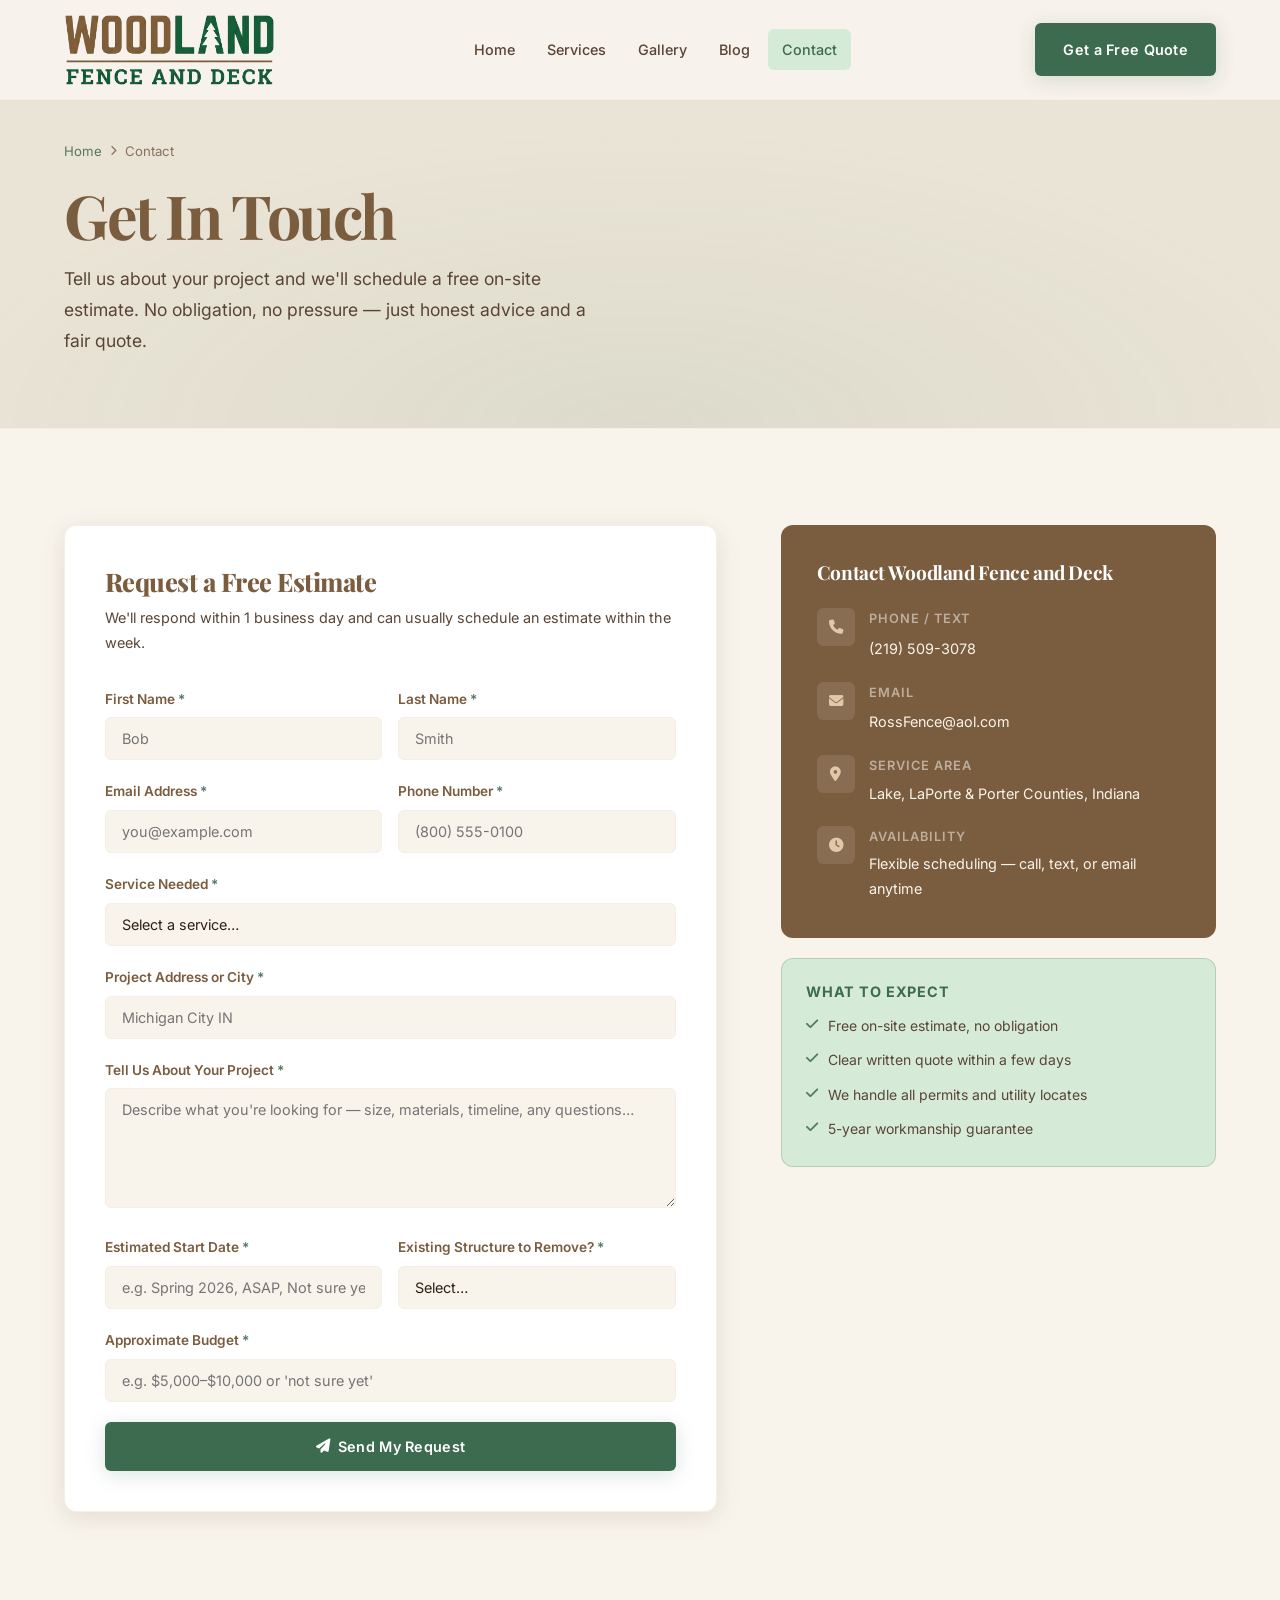
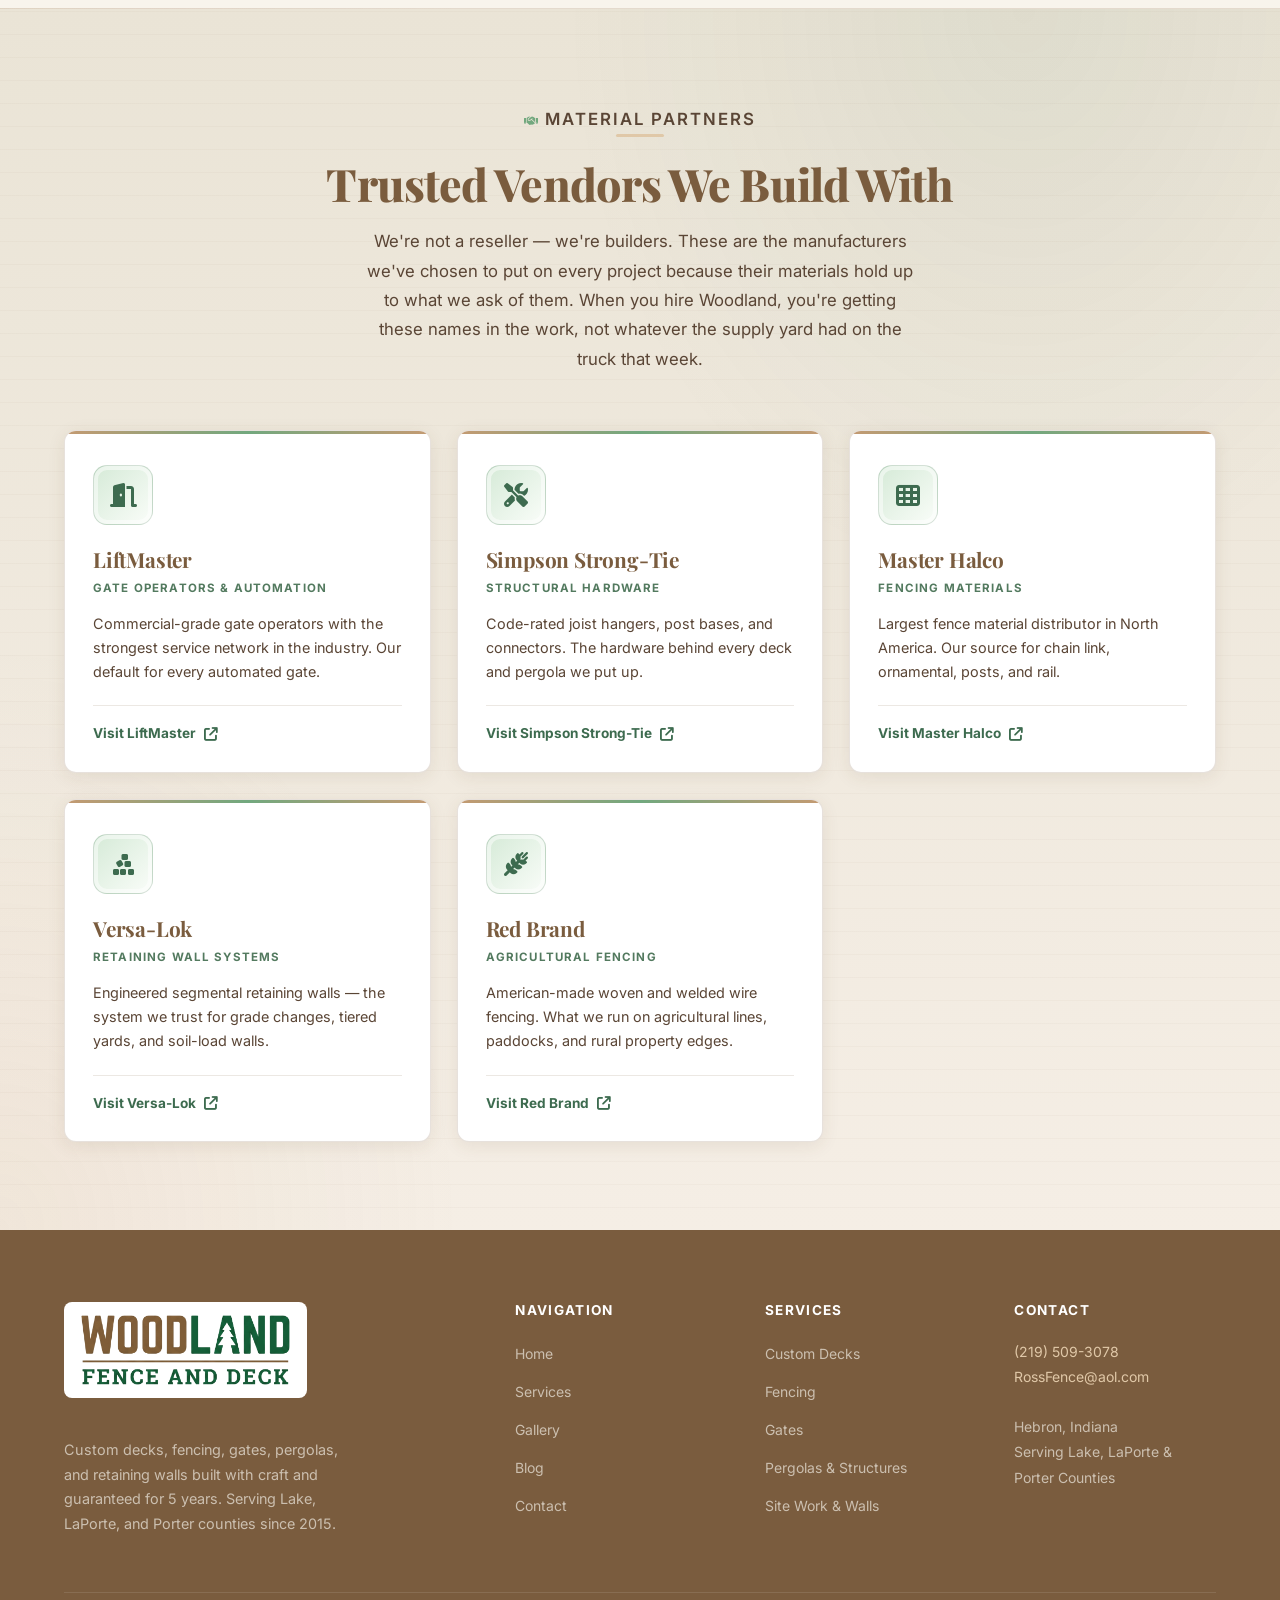
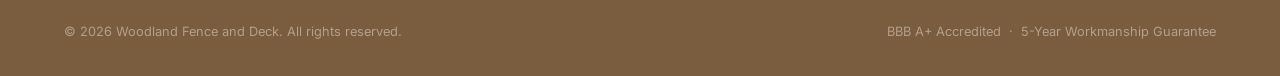
<file: contact.html>
<!DOCTYPE html>
<html lang="en">
<head>
  <meta charset="UTF-8">
  <meta name="viewport" content="width=device-width, initial-scale=1.0">
  <title>Contact | Woodland Fence and Deck — Free Estimates</title>
  <meta name="description" content="Contact Woodland Fence and Deck for a free on-site estimate. Decks, fencing, gates, pergolas, and retaining walls in Lake, LaPorte, and Porter counties.">
  <link rel="icon" type="image/svg+xml" href="brand_assets/favicon.svg">
  <link rel="preconnect" href="https://fonts.googleapis.com">
  <link rel="preconnect" href="https://fonts.gstatic.com" crossorigin>
  <link href="https://fonts.googleapis.com/css2?family=Playfair+Display:wght@700;800&family=Inter:wght@400;500;600;700&display=swap" rel="stylesheet">
  <link rel="stylesheet" href="https://cdnjs.cloudflare.com/ajax/libs/font-awesome/6.5.0/css/all.min.css">
  <link rel="stylesheet" href="style.css">
</head>
<body>

<!-- NAVBAR -->
<header class="navbar" role="banner">
  <div class="navbar__inner">
    <a href="index.html" class="navbar__logo" aria-label="Woodland Fence and Deck — Home">
      <img src="brand_assets/logo.png" alt="Woodland Fence and Deck">
    </a>
    <nav class="navbar__nav" role="navigation" aria-label="Main navigation">
      <a href="index.html">Home</a>
      <a href="services.html">Services</a>
      <a href="gallery.html">Gallery</a>
      <a href="blog.html">Blog</a>
      <a href="contact.html" class="active">Contact</a>
    </nav>
    <a href="contact.html" class="btn btn-primary navbar__cta">Get a Free Quote</a>
    <button class="navbar__hamburger" aria-label="Open menu" aria-expanded="false" aria-controls="mobile-menu">
      <span></span><span></span><span></span>
    </button>
  </div>
</header>

<div class="mobile-menu" id="mobile-menu" role="dialog" aria-modal="true" aria-label="Navigation menu">
  <button class="mobile-menu__close" aria-label="Close menu"><i class="fa-solid fa-xmark"></i></button>
  <a href="index.html">Home</a>
  <a href="services.html">Services</a>
  <a href="gallery.html">Gallery</a>
  <a href="blog.html">Blog</a>
  <a href="contact.html">Contact</a>
  <a href="contact.html" class="btn btn-primary" style="margin-top:16px;justify-content:center;">Get a Free Quote</a>
</div>

<!-- PAGE HERO -->
<main>
<section class="page-hero" aria-labelledby="page-heading">
  <div class="container">
    <div class="breadcrumb" aria-label="Breadcrumb">
      <a href="index.html">Home</a>
      <i class="fa-solid fa-chevron-right" aria-hidden="true"></i>
      <span>Contact</span>
    </div>
    <h1 id="page-heading">Get In Touch</h1>
    <p>Tell us about your project and we'll schedule a free on-site estimate. No obligation, no pressure — just honest advice and a fair quote.</p>
  </div>
</section>

<!-- ══════════════════════════════════════
     CONTACT FORM + INFO
══════════════════════════════════════ -->
<section class="section" aria-labelledby="contact-heading">
  <div class="container">
    <h2 id="contact-heading" class="sr-only">Contact Form</h2>
    <div class="contact-grid">

      <!-- Form -->
      <div class="reveal">
        <div class="contact-form">
          <h2 style="margin-bottom:8px;font-size:1.6rem">Request a Free Estimate</h2>
          <p style="color:var(--text-mid);font-size:0.9rem;margin-bottom:32px">We'll respond within 1 business day and can usually schedule an estimate within the week.</p>

          <form id="contact-form" novalidate>
            <div class="form-row">
              <div class="form-group">
                <label for="first-name">First Name <span aria-hidden="true" style="color:var(--green-mid)">*</span></label>
                <input type="text" id="first-name" name="first_name" required autocomplete="given-name" placeholder="Bob">
              </div>
              <div class="form-group">
                <label for="last-name">Last Name <span aria-hidden="true" style="color:var(--green-mid)">*</span></label>
                <input type="text" id="last-name" name="last_name" required autocomplete="family-name" placeholder="Smith">
              </div>
            </div>
            <div class="form-row">
              <div class="form-group">
                <label for="email">Email Address <span aria-hidden="true" style="color:var(--green-mid)">*</span></label>
                <input type="email" id="email" name="email" required autocomplete="email" placeholder="you@example.com">
              </div>
              <div class="form-group">
                <label for="phone">Phone Number <span aria-hidden="true" style="color:var(--green-mid)">*</span></label>
                <input type="tel" id="phone" name="phone" required autocomplete="tel" placeholder="(800) 555-0100">
              </div>
            </div>
            <div class="form-group">
              <label for="service">Service Needed <span aria-hidden="true" style="color:var(--green-mid)">*</span></label>
              <select id="service" name="service" required>
                <option value="" disabled selected>Select a service…</option>
                <option value="deck">Deck (new build or repair)</option>
                <option value="fencing-residential">Fencing — Residential (privacy, dog-secure, yard)</option>
                <option value="fencing-commercial">Fencing — Commercial (property security, perimeter)</option>
                <option value="gate">Gate (manual or automated)</option>
                <option value="pergola">Pergola / Outdoor Structure</option>
                <option value="site-work">Site Work, Retaining Wall or Drainage</option>
                <option value="other">Other / Not Sure</option>
              </select>
            </div>
            <div class="form-group">
              <label for="address">Project Address or City <span aria-hidden="true" style="color:var(--green-mid)">*</span></label>
              <input type="text" id="address" name="address" required autocomplete="street-address" placeholder="Michigan City IN">
            </div>
            <div class="form-group">
              <label for="message">Tell Us About Your Project <span aria-hidden="true" style="color:var(--green-mid)">*</span></label>
              <textarea id="message" name="message" required placeholder="Describe what you're looking for — size, materials, timeline, any questions…"></textarea>
            </div>
            <div class="form-row">
              <div class="form-group">
                <label for="start-date">Estimated Start Date <span aria-hidden="true" style="color:var(--green-mid)">*</span></label>
                <input type="text" id="start-date" name="start_date" required placeholder="e.g. Spring 2026, ASAP, Not sure yet">
              </div>
              <div class="form-group">
                <label for="existing-structure">Existing Structure to Remove? <span aria-hidden="true" style="color:var(--green-mid)">*</span></label>
                <select id="existing-structure" name="existing_structure" required>
                  <option value="" disabled selected>Select…</option>
                  <option value="yes">Yes — needs demo &amp; haul-away</option>
                  <option value="no">No — new install only</option>
                  <option value="not-sure">Not sure</option>
                </select>
              </div>
            </div>
            <div class="form-group">
              <label for="budget">Approximate Budget <span aria-hidden="true" style="color:var(--green-mid)">*</span></label>
              <input type="text" id="budget" name="budget" required placeholder="e.g. $5,000–$10,000 or 'not sure yet'">
            </div>
            <button type="submit" class="btn btn-primary" style="width:100%;justify-content:center;padding:16px">
              <i class="fa-solid fa-paper-plane" aria-hidden="true"></i>
              Send My Request
            </button>
          </form>
          <div class="form-success" id="form-success" role="alert">
            <i class="fa-solid fa-circle-check" aria-hidden="true"></i>
            <strong>Message sent!</strong> We'll be in touch within 1 business day.
          </div>
        </div>
      </div>

      <!-- Contact Info -->
      <div class="contact-info reveal reveal-delay-1">
        <div class="contact-info__card">
          <h3>Contact Woodland Fence and Deck</h3>
          <div class="contact-info__item">
            <div class="contact-info__icon"><i class="fa-solid fa-phone" aria-hidden="true"></i></div>
            <div class="contact-info__text">
              <strong>Phone / Text</strong>
              <a href="tel:2195093078">(219) 509-3078</a>
            </div>
          </div>
          <div class="contact-info__item">
            <div class="contact-info__icon"><i class="fa-solid fa-envelope" aria-hidden="true"></i></div>
            <div class="contact-info__text">
              <strong>Email</strong>
              <a href="mailto:RossFence@aol.com">RossFence@aol.com</a>
            </div>
          </div>
          <div class="contact-info__item">
            <div class="contact-info__icon"><i class="fa-solid fa-location-dot" aria-hidden="true"></i></div>
            <div class="contact-info__text">
              <strong>Service Area</strong>
              <p>Lake, LaPorte &amp; Porter Counties, Indiana</p>
            </div>
          </div>
          <div class="contact-info__item">
            <div class="contact-info__icon"><i class="fa-solid fa-clock" aria-hidden="true"></i></div>
            <div class="contact-info__text">
              <strong>Availability</strong>
              <p>Flexible scheduling — call, text, or email anytime</p>
            </div>
          </div>
        </div>

        <!-- Trust callouts -->
        <div style="background:var(--green-pale);border:1px solid rgba(45,106,31,0.2);border-radius:var(--radius-lg);padding:24px;">
          <h4 style="font-size:0.9rem;color:var(--green-dark);margin-bottom:14px;font-family:var(--font-b);font-weight:700;letter-spacing:0.06em;text-transform:uppercase;">What to Expect</h4>
          <ul style="display:flex;flex-direction:column;gap:10px;">
            <li style="display:flex;gap:10px;font-size:0.875rem;color:var(--text-mid)"><i class="fa-solid fa-check" style="color:var(--green-mid);margin-top:3px;flex-shrink:0" aria-hidden="true"></i> Free on-site estimate, no obligation</li>
            <li style="display:flex;gap:10px;font-size:0.875rem;color:var(--text-mid)"><i class="fa-solid fa-check" style="color:var(--green-mid);margin-top:3px;flex-shrink:0" aria-hidden="true"></i> Clear written quote within a few days</li>
            <li style="display:flex;gap:10px;font-size:0.875rem;color:var(--text-mid)"><i class="fa-solid fa-check" style="color:var(--green-mid);margin-top:3px;flex-shrink:0" aria-hidden="true"></i> We handle all permits and utility locates</li>
            <li style="display:flex;gap:10px;font-size:0.875rem;color:var(--text-mid)"><i class="fa-solid fa-check" style="color:var(--green-mid);margin-top:3px;flex-shrink:0" aria-hidden="true"></i> 5-year workmanship guarantee</li>
          </ul>
        </div>
      </div>

    </div>
  </div>
</section>

<!-- ══════════════════════════════════════
     VENDOR PARTNERS
══════════════════════════════════════ -->
<section class="vendors-section" aria-labelledby="vendors-heading">
  <div class="container">
    <div class="section-header centered">
      <p class="section-label"><i class="fa-solid fa-handshake" aria-hidden="true"></i>Material Partners</p>
      <div class="section-divider c"></div>
      <h2 id="vendors-heading">Trusted Vendors We Build With</h2>
      <p>We're not a reseller — we're builders. These are the manufacturers we've chosen to put on every project because their materials hold up to what we ask of them. When you hire Woodland, you're getting these names in the work, not whatever the supply yard had on the truck that week.</p>
    </div>
    <div class="vendors-grid">
      <a class="vendor-card reveal" href="https://www.liftmaster.com" target="_blank" rel="noopener noreferrer">
        <div class="vendor-card__icon"><i class="fa-solid fa-door-open" aria-hidden="true"></i></div>
        <h4>LiftMaster</h4>
        <p class="vendor-card__cat">Gate Operators &amp; Automation</p>
        <p class="vendor-card__desc">Commercial-grade gate operators with the strongest service network in the industry. Our default for every automated gate.</p>
        <span class="vendor-card__cta">Visit LiftMaster <i class="fa-solid fa-arrow-up-right-from-square" aria-hidden="true"></i></span>
      </a>
      <a class="vendor-card reveal reveal-delay-2" href="https://www.strongtie.com" target="_blank" rel="noopener noreferrer">
        <div class="vendor-card__icon"><i class="fa-solid fa-screwdriver-wrench" aria-hidden="true"></i></div>
        <h4>Simpson Strong-Tie</h4>
        <p class="vendor-card__cat">Structural Hardware</p>
        <p class="vendor-card__desc">Code-rated joist hangers, post bases, and connectors. The hardware behind every deck and pergola we put up.</p>
        <span class="vendor-card__cta">Visit Simpson Strong-Tie <i class="fa-solid fa-arrow-up-right-from-square" aria-hidden="true"></i></span>
      </a>
      <a class="vendor-card reveal" href="https://www.masterhalco.com" target="_blank" rel="noopener noreferrer">
        <div class="vendor-card__icon"><i class="fa-solid fa-table-cells" aria-hidden="true"></i></div>
        <h4>Master Halco</h4>
        <p class="vendor-card__cat">Fencing Materials</p>
        <p class="vendor-card__desc">Largest fence material distributor in North America. Our source for chain link, ornamental, posts, and rail.</p>
        <span class="vendor-card__cta">Visit Master Halco <i class="fa-solid fa-arrow-up-right-from-square" aria-hidden="true"></i></span>
      </a>
      <a class="vendor-card reveal reveal-delay-1" href="https://www.versa-lok.com" target="_blank" rel="noopener noreferrer">
        <div class="vendor-card__icon"><i class="fa-solid fa-cubes-stacked" aria-hidden="true"></i></div>
        <h4>Versa-Lok</h4>
        <p class="vendor-card__cat">Retaining Wall Systems</p>
        <p class="vendor-card__desc">Engineered segmental retaining walls — the system we trust for grade changes, tiered yards, and soil-load walls.</p>
        <span class="vendor-card__cta">Visit Versa-Lok <i class="fa-solid fa-arrow-up-right-from-square" aria-hidden="true"></i></span>
      </a>
      <a class="vendor-card reveal reveal-delay-2" href="https://www.redbrand.com" target="_blank" rel="noopener noreferrer">
        <div class="vendor-card__icon"><i class="fa-solid fa-wheat-awn" aria-hidden="true"></i></div>
        <h4>Red Brand</h4>
        <p class="vendor-card__cat">Agricultural Fencing</p>
        <p class="vendor-card__desc">American-made woven and welded wire fencing. What we run on agricultural lines, paddocks, and rural property edges.</p>
        <span class="vendor-card__cta">Visit Red Brand <i class="fa-solid fa-arrow-up-right-from-square" aria-hidden="true"></i></span>
      </a>
    </div>
  </div>
</section>
</main>

<!-- FOOTER -->
<footer class="footer" role="contentinfo">
  <div class="container">
    <div class="footer__grid">
      <div class="footer__brand">
        <div class="footer__logo">
          <img src="brand_assets/logo.png" alt="Woodland Fence and Deck">
        </div>
        <p>Custom decks, fencing, gates, pergolas, and retaining walls built with craft and guaranteed for 5 years. Serving Lake, LaPorte, and Porter counties since 2015.</p>
      </div>
      <div class="footer__col">
        <h4>Navigation</h4>
        <ul>
          <li><a href="index.html">Home</a></li>
          <li><a href="services.html">Services</a></li>
          <li><a href="gallery.html">Gallery</a></li>
          <li><a href="blog.html">Blog</a></li>
          <li><a href="contact.html">Contact</a></li>
        </ul>
      </div>
      <div class="footer__col">
        <h4>Services</h4>
        <ul>
          <li><a href="services.html#decks">Custom Decks</a></li>
          <li><a href="services.html#fencing">Fencing</a></li>
          <li><a href="services.html#gates">Gates</a></li>
          <li><a href="services.html#pergolas">Pergolas &amp; Structures</a></li>
          <li><a href="services.html#site-work">Site Work &amp; Walls</a></li>
        </ul>
      </div>
      <div class="footer__col">
        <h4>Contact</h4>
        <address>
          <a href="tel:2195093078">(219) 509-3078</a><br>
          <a href="mailto:RossFence@aol.com">RossFence@aol.com</a><br><br>
          Hebron, Indiana<br>
          Serving Lake, LaPorte &amp; Porter Counties
        </address>
      </div>
    </div>
    <div class="footer__bottom">
      <span>&copy; 2026 Woodland Fence and Deck. All rights reserved.</span>
      <span>BBB A+ Accredited &nbsp;·&nbsp; 5-Year Workmanship Guarantee</span>
    </div>
  </div>
</footer>

<script src="script.js"></script>
</body>
</html>
</file>
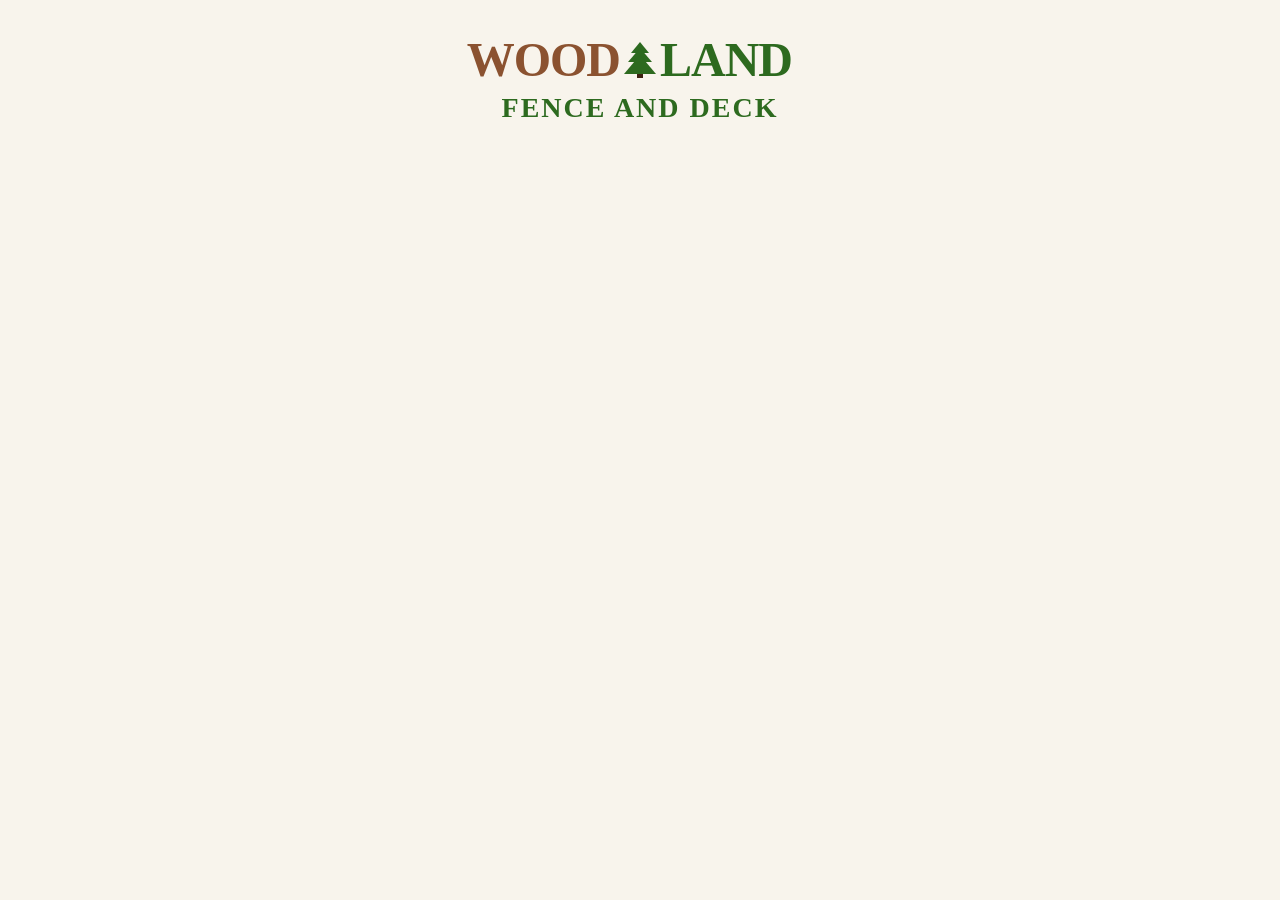
<file: brand_assets/logo-preview.html>
<!DOCTYPE html>
<html>
<head>
<meta charset="utf-8">
<style>
  body { margin: 0; background: #F8F4EC; display: flex; align-items: center; justify-content: center; height: 160px; }
  svg { height: 100px; width: auto; }
</style>
</head>
<body>
  <img src="logo.svg" alt="Woodland Fence and Deck">
</body>
</html>
</file>
<file: style.css>
/* ============================================================
   WOODLAND RESTORATION LLC — Global Stylesheet
   ============================================================ */

/* ── Variables ── */
:root {
  --brown-dark:   #7A5C3E;
  --brown-mid:    #C49A72;
  --brown-light:  #E0C8A8;
  --brown-pale:   #F5EEE5;
  --green-dark:   #3D6B4F;
  --green-mid:    #537A5F;
  --green-light:  #72A87E;
  --green-pale:   #D5EAD7;
  --cream:        #F8F4EC;
  --off-white:    #EAE4D6;
  --text-dark:    #2C2014;
  --text-mid:     #5A4535;
  --text-light:   #8A7060;
  --white:        #FFFFFF;

  --font-h: 'Playfair Display', Georgia, serif;
  --font-b: 'Inter', system-ui, sans-serif;

  --nav-h: 100px;
  --max-w: 1200px;
  --radius: 6px;
  --radius-lg: 12px;

  --shadow-sm: 0 2px 8px rgba(92, 61, 33, 0.08);
  --shadow-md: 0 6px 24px rgba(92, 61, 33, 0.12);
  --shadow-lg: 0 12px 48px rgba(92, 61, 33, 0.16);
  --shadow-green: 0 4px 20px rgba(61, 107, 79, 0.18);
}

/* ── Reset ── */
*, *::before, *::after { box-sizing: border-box; margin: 0; padding: 0; }
html { scroll-behavior: smooth; }
body {
  font-family: var(--font-b);
  font-size: 16px;
  line-height: 1.75;
  color: var(--text-dark);
  background: var(--cream);
}
img { display: block; max-width: 100%; }
a { color: inherit; text-decoration: none; }
ul { list-style: none; }
button { cursor: pointer; border: none; background: none; font-family: inherit; touch-action: manipulation; }

/* ── Typography ── */
h1, h2, h3, h4 {
  font-family: var(--font-h);
  line-height: 1.2;
  color: var(--brown-dark);
  letter-spacing: -0.02em;
}
h1 { font-size: clamp(2.4rem, 5vw, 3.8rem); letter-spacing: -0.04em; }
h2 { font-size: clamp(1.8rem, 3.5vw, 2.8rem); font-weight: 800; }
h3 { font-size: clamp(1.2rem, 2vw, 1.5rem); }

/* ── Layout ── */
.container {
  max-width: var(--max-w);
  margin: 0 auto;
  padding: 0 24px;
}
.section {
  padding: 96px 0;
}
.section--alt {
  background: var(--off-white);
}
.section--dark {
  background: var(--brown-dark);
  color: var(--cream);
}
.section--green {
  background: var(--green-dark);
  color: var(--white);
}

/* ── Section Headers ── */
.section-label {
  display: inline-block;
  font-size: 0.75rem;
  font-weight: 600;
  letter-spacing: 0.12em;
  text-transform: uppercase;
  color: var(--green-mid);
  margin-bottom: 10px;
}
.section-header {
  margin-bottom: 56px;
}
.section-header.centered {
  text-align: center;
}
.section-header h2 {
  margin-bottom: 16px;
}
.section-header p {
  font-size: 1.05rem;
  color: var(--text-mid);
  max-width: 560px;
}
.section-header.centered p {
  margin: 0 auto;
}
.section-divider {
  width: 48px;
  height: 3px;
  background: var(--brown-light);
  margin-bottom: 20px;
  border-radius: 2px;
}
.section-divider.c {
  margin-left: auto;
  margin-right: auto;
}

/* ── Buttons ── */
.btn {
  display: inline-flex;
  align-items: center;
  gap: 8px;
  padding: 14px 28px;
  border-radius: var(--radius);
  font-family: var(--font-b);
  font-size: 0.9rem;
  font-weight: 600;
  letter-spacing: 0.02em;
  touch-action: manipulation;
  transition: transform 0.18s cubic-bezier(0.34, 1.56, 0.64, 1),
              box-shadow 0.18s ease,
              background 0.18s ease;
}
.btn:focus-visible {
  outline: 2px solid var(--green-mid);
  outline-offset: 3px;
}
.btn:active { transform: scale(0.97); }

.btn-primary {
  background: var(--green-dark);
  color: var(--white);
  box-shadow: var(--shadow-green);
}
.btn-primary:hover {
  background: var(--green-mid);
  transform: translateY(-2px);
  box-shadow: 0 8px 28px rgba(61, 107, 79, 0.28);
}

.btn-outline {
  background: transparent;
  color: var(--brown-dark);
  border: 2px solid var(--brown-mid);
}
.btn-outline:hover {
  background: var(--brown-mid);
  color: var(--white);
  transform: translateY(-2px);
}

.btn-outline-white {
  background: transparent;
  color: var(--white);
  border: 2px solid rgba(255,255,255,0.6);
}
.btn-outline-white:hover {
  background: rgba(255,255,255,0.12);
  border-color: var(--white);
  transform: translateY(-2px);
}

.btn-text {
  padding: 0;
  color: var(--green-mid);
  font-weight: 600;
  font-size: 0.9rem;
}
.btn-text:hover { color: var(--green-dark); }
.btn-text i { transition: transform 0.18s ease; }
.btn-text:hover i { transform: translateX(4px); }

/* ── Navbar ── */
.navbar {
  position: fixed;
  top: 0;
  left: 0;
  right: 0;
  z-index: 1000;
  height: var(--nav-h);
  background: rgba(248, 244, 237, 0.92);
  backdrop-filter: blur(12px);
  -webkit-backdrop-filter: blur(12px);
  border-bottom: 1px solid var(--brown-pale);
  transition: box-shadow 0.2s ease, height 0.2s ease;
}
.navbar.scrolled {
  box-shadow: var(--shadow-md);
  height: 68px;
}
.navbar__inner {
  max-width: var(--max-w);
  margin: 0 auto;
  padding: 0 24px;
  height: 100%;
  display: flex;
  align-items: center;
  justify-content: space-between;
  gap: 24px;
}
.navbar__logo img,
.navbar__logo svg {
  height: 72px;
  width: auto;
  transition: height 0.2s ease;
}
.navbar.scrolled .navbar__logo img,
.navbar.scrolled .navbar__logo svg {
  height: 52px;
}
.navbar__nav {
  display: flex;
  align-items: center;
  gap: 4px;
}
.navbar__nav a {
  padding: 8px 14px;
  border-radius: var(--radius);
  font-size: 0.9rem;
  font-weight: 500;
  color: var(--text-mid);
  transition: color 0.15s ease, background 0.15s ease;
}
.navbar__nav a:hover,
.navbar__nav a.active {
  color: var(--green-dark);
  background: var(--green-pale);
}
.navbar__cta { flex-shrink: 0; }
.navbar__hamburger {
  display: none;
  flex-direction: column;
  gap: 5px;
  padding: 8px;
  border-radius: var(--radius);
}
.navbar__hamburger span {
  display: block;
  width: 22px;
  height: 2px;
  background: var(--brown-dark);
  border-radius: 2px;
  transition: transform 0.2s ease, opacity 0.2s ease;
}

/* ── Mobile Menu ── */
.mobile-menu {
  display: none;
  position: fixed;
  inset: 0;
  z-index: 999;
  background: var(--cream);
  flex-direction: column;
  padding: 100px 32px 48px;
  gap: 8px;
}
.mobile-menu.open { display: flex; }
.mobile-menu a {
  font-family: var(--font-h);
  font-size: 1.5rem;
  font-weight: 700;
  color: var(--brown-dark);
  padding: 12px 0;
  border-bottom: 1px solid var(--brown-pale);
  transition: color 0.15s ease;
}
.mobile-menu a:hover { color: var(--green-mid); }
.mobile-menu .btn-primary {
  color: var(--white);
  border-bottom: none;
}
.mobile-menu__close {
  position: absolute;
  top: 24px;
  right: 24px;
  font-size: 1.8rem;
  color: var(--brown-dark);
  padding: 8px;
}

/* ── Hero ── */
.hero {
  position: relative;
  min-height: 100vh;
  display: flex;
  align-items: center;
  overflow: hidden;
  padding-top: var(--nav-h);
}
.hero__bg {
  position: absolute;
  inset: 0;
  background:
    radial-gradient(ellipse 80% 60% at 70% 40%, rgba(61,107,79,0.15) 0%, transparent 60%),
    radial-gradient(ellipse 60% 80% at 20% 70%, rgba(92,61,33,0.10) 0%, transparent 60%);
  z-index: 0;
}
.hero__bg img {
  width: 100%;
  height: 100%;
  object-fit: cover;
  object-position: center;
  opacity: 0.35;
}
.hero__grain {
  position: absolute;
  inset: 0;
  z-index: 1;
  background-image: url("data:image/svg+xml,%3Csvg viewBox='0 0 256 256' xmlns='http://www.w3.org/2000/svg'%3E%3Cfilter id='noise'%3E%3CfeTurbulence type='fractalNoise' baseFrequency='0.9' numOctaves='4' stitchTiles='stitch'/%3E%3C/filter%3E%3Crect width='100%25' height='100%25' filter='url(%23noise)' opacity='0.04'/%3E%3C/svg%3E");
  background-size: 200px 200px;
  opacity: 0.6;
  pointer-events: none;
}
.hero__content {
  position: relative;
  z-index: 2;
  max-width: 680px;
}
.hero__badge {
  display: inline-flex;
  align-items: center;
  gap: 8px;
  background: var(--green-pale);
  color: var(--green-dark);
  border: 1px solid rgba(83,122,95,0.25);
  border-radius: 999px;
  padding: 6px 14px;
  font-size: 0.8rem;
  font-weight: 600;
  letter-spacing: 0.06em;
  text-transform: uppercase;
  margin-bottom: 24px;
}
.hero__badge i { font-size: 0.85rem; }
.hero h1 {
  color: var(--brown-dark);
  margin-bottom: 20px;
}
.hero h1 span { color: var(--green-dark); }
.hero__sub {
  font-size: 1.15rem;
  color: var(--text-mid);
  margin-bottom: 36px;
  max-width: 520px;
}
.hero__actions {
  display: flex;
  flex-wrap: wrap;
  gap: 14px;
  align-items: center;
}

/* ── Trust Bar ── */
.trust-bar {
  background: var(--brown-dark);
  padding: 28px 0;
}
.trust-bar__grid {
  display: grid;
  grid-template-columns: repeat(4, 1fr);
  gap: 24px;
}
.trust-item {
  display: flex;
  align-items: center;
  gap: 14px;
  color: var(--cream);
}
.trust-item__icon {
  width: 44px;
  height: 44px;
  background: rgba(255,255,255,0.1);
  border-radius: var(--radius);
  display: flex;
  align-items: center;
  justify-content: center;
  flex-shrink: 0;
  font-size: 1.1rem;
  color: var(--brown-light);
}
.trust-item__text strong {
  display: block;
  font-weight: 600;
  font-size: 0.9rem;
  color: var(--white);
}
.trust-item__text span {
  font-size: 0.8rem;
  color: var(--brown-pale);
}

/* ── Service Cards ── */
.services-grid {
  display: grid;
  grid-template-columns: repeat(3, 1fr);
  gap: 24px;
}
.service-card {
  background: var(--white);
  border: 1px solid var(--brown-pale);
  border-radius: var(--radius-lg);
  padding: 32px;
  transition: transform 0.2s cubic-bezier(0.34, 1.56, 0.64, 1),
              box-shadow 0.2s ease,
              border-color 0.2s ease;
  box-shadow: var(--shadow-sm);
}
.service-card:hover {
  transform: translateY(-4px);
  box-shadow: var(--shadow-lg);
  border-color: var(--green-pale);
}
.service-card__icon {
  width: 52px;
  height: 52px;
  background: var(--green-pale);
  border-radius: var(--radius);
  display: flex;
  align-items: center;
  justify-content: center;
  font-size: 1.3rem;
  color: var(--green-dark);
  margin-bottom: 20px;
}
.service-card h3 {
  margin-bottom: 10px;
}
.service-card p {
  font-size: 0.9rem;
  color: var(--text-mid);
  margin-bottom: 20px;
}

/* ── Why Choose Us ── */
.features-grid {
  display: grid;
  grid-template-columns: repeat(5, 1fr);
  gap: 28px;
}
.feature-item {
  text-align: center;
}
.feature-item__icon {
  width: 64px;
  height: 64px;
  background: var(--green-pale);
  border-radius: 50%;
  display: flex;
  align-items: center;
  justify-content: center;
  font-size: 1.5rem;
  color: var(--green-dark);
  margin: 0 auto 20px;
  border: 2px solid rgba(83,122,95,0.15);
}
.feature-item h3 {
  margin-bottom: 8px;
  font-size: 1.05rem;
}
.feature-item p {
  font-size: 0.875rem;
  color: var(--text-mid);
}

/* ── Testimonials ── */
.testimonials-grid {
  display: grid;
  grid-template-columns: repeat(3, 1fr);
  gap: 28px;
}
.testimonial-card {
  background: var(--white);
  border-radius: var(--radius-lg);
  padding: 32px;
  box-shadow: var(--shadow-md);
  border: 1px solid var(--brown-pale);
  position: relative;
}
.testimonial-card::before {
  content: '\201C';
  position: absolute;
  top: 20px;
  right: 28px;
  font-family: var(--font-h);
  font-size: 5rem;
  color: var(--green-pale);
  line-height: 1;
}
.testimonial-stars {
  display: flex;
  gap: 3px;
  color: #F5A623;
  font-size: 0.9rem;
  margin-bottom: 16px;
}
.testimonial-card blockquote {
  font-size: 0.95rem;
  line-height: 1.7;
  color: var(--text-mid);
  margin-bottom: 24px;
  font-style: italic;
}
.testimonial-author {
  display: flex;
  align-items: center;
  gap: 12px;
}
.testimonial-author__avatar {
  width: 40px;
  height: 40px;
  border-radius: 50%;
  background: var(--green-pale);
  display: flex;
  align-items: center;
  justify-content: center;
  font-size: 0.85rem;
  font-weight: 700;
  color: var(--green-dark);
  flex-shrink: 0;
}
.testimonial-author__name {
  font-weight: 600;
  font-size: 0.9rem;
  color: var(--brown-dark);
}
.testimonial-author__label {
  font-size: 0.8rem;
  color: var(--text-light);
}

/* ── Service Areas ── */
.areas-grid {
  display: grid;
  grid-template-columns: repeat(3, 1fr);
  gap: 24px;
}
.area-card {
  background: rgba(255,255,255,0.06);
  border: 1px solid rgba(255,255,255,0.12);
  border-radius: var(--radius-lg);
  padding: 28px 24px;
  text-align: center;
}
.area-card i {
  font-size: 2rem;
  color: var(--brown-light);
  margin-bottom: 12px;
}
.area-card h3 {
  color: var(--white);
  margin-bottom: 6px;
  font-size: 1.1rem;
}
.area-card p {
  font-size: 0.85rem;
  color: rgba(255,255,255,0.6);
}

/* ── CTA Banner ── */
.cta-banner {
  background:
    radial-gradient(ellipse at 30% 50%, rgba(114,168,126,0.25) 0%, transparent 60%),
    var(--green-dark);
  padding: 80px 0;
  text-align: center;
}
.cta-banner h2 {
  color: var(--white);
  margin-bottom: 16px;
}
.cta-banner p {
  color: rgba(255,255,255,0.75);
  font-size: 1.05rem;
  margin-bottom: 36px;
}
.cta-banner__phone {
  display: flex;
  align-items: center;
  justify-content: center;
  gap: 8px;
  color: var(--white);
  font-size: 1.4rem;
  font-weight: 700;
  font-family: var(--font-h);
  margin-bottom: 28px;
  letter-spacing: -0.02em;
}
.cta-banner__phone i { color: var(--brown-light); }

/* ── Footer ── */
.footer {
  background: var(--brown-dark);
  color: var(--cream);
  padding: 72px 0 32px;
}
.footer__grid {
  display: grid;
  grid-template-columns: 2fr 1fr 1fr 1fr;
  gap: 48px;
  margin-bottom: 56px;
}
.footer__brand p {
  font-size: 0.9rem;
  color: rgba(248,244,237,0.65);
  margin-top: 16px;
  max-width: 280px;
  line-height: 1.7;
}
.footer__logo {
  display: inline-block;
  background: var(--white);
  padding: 12px 16px;
  border-radius: 8px;
  margin-bottom: 16px;
}
.footer__logo img,
.footer__logo svg {
  height: 72px;
  width: auto;
}
.footer__col h4 {
  color: var(--white);
  font-size: 0.85rem;
  font-family: var(--font-b);
  font-weight: 700;
  letter-spacing: 0.1em;
  text-transform: uppercase;
  margin-bottom: 20px;
}
.footer__col ul li {
  margin-bottom: 10px;
}
.footer__col ul a {
  font-size: 0.875rem;
  color: rgba(248,244,237,0.65);
  transition: color 0.15s ease;
}
.footer__col ul a:hover { color: var(--brown-light); }
.footer__col address {
  font-style: normal;
  font-size: 0.875rem;
  color: rgba(248,244,237,0.65);
  line-height: 1.8;
}
.footer__col address a {
  color: var(--brown-light);
  transition: color 0.15s ease;
}
.footer__col address a:hover { color: var(--white); }
.footer__bottom {
  border-top: 1px solid rgba(255,255,255,0.1);
  padding-top: 28px;
  display: flex;
  align-items: center;
  justify-content: space-between;
  font-size: 0.8rem;
  color: rgba(248,244,237,0.45);
}
.footer__bottom a {
  color: rgba(248,244,237,0.45);
  transition: color 0.15s ease;
}
.footer__bottom a:hover { color: var(--brown-light); }

/* ── Page Hero (inner pages) ── */
.page-hero {
  background:
    radial-gradient(ellipse 80% 100% at 50% 100%, rgba(61,107,79,0.08) 0%, transparent 70%),
    var(--off-white);
  padding: 140px 0 72px;
  border-bottom: 1px solid var(--brown-pale);
}
.page-hero .breadcrumb {
  display: flex;
  align-items: center;
  gap: 8px;
  font-size: 0.825rem;
  color: var(--text-light);
  margin-bottom: 16px;
}
.page-hero .breadcrumb a { color: var(--green-mid); }
.page-hero .breadcrumb i { font-size: 0.65rem; }
.page-hero h1 { margin-bottom: 12px; }
.page-hero p {
  font-size: 1.1rem;
  color: var(--text-mid);
  max-width: 540px;
}

/* ── Services Page Full-Bleed Hero ── */
.services-page-hero {
  position: relative;
  min-height: 52vh;
  display: flex;
  align-items: center;
  overflow: hidden;
  padding: 160px 0 80px;
}
.services-page-hero__bg {
  position: absolute;
  inset: 0;
}
.services-page-hero__bg img {
  width: 100%;
  height: 100%;
  object-fit: cover;
  object-position: center 40%;
}
.services-page-hero__overlay {
  position: absolute;
  inset: 0;
  background: linear-gradient(160deg, rgba(15,10,5,0.78) 0%, rgba(30,52,28,0.62) 100%);
}
.services-page-hero .container {
  position: relative;
  z-index: 2;
}
.services-page-hero .breadcrumb {
  display: flex;
  align-items: center;
  gap: 8px;
  font-size: 0.825rem;
  color: rgba(255,255,255,0.55);
  margin-bottom: 16px;
}
.services-page-hero .breadcrumb a { color: var(--brown-light); }
.services-page-hero .breadcrumb i { font-size: 0.65rem; }
.services-page-hero h1 {
  color: var(--white);
  margin-bottom: 16px;
}
.services-page-hero h1 span { color: var(--brown-light); }
.services-page-hero p {
  font-size: 1.1rem;
  color: rgba(255,255,255,0.78);
  max-width: 540px;
}
.services-page-hero .hero__badge {
  margin-bottom: 20px;
}

/* ── Service Detail image — full nature panel ── */
.service-detail__img--photo {
  background-size: cover;
  background-position: center;
  background-repeat: no-repeat;
}
.service-detail__img--photo img {
  opacity: 0;
  position: absolute;
}

/* ── Nature section divider ── */
.nature-divider {
  height: 5px;
  background: linear-gradient(to right, var(--brown-pale), var(--green-pale), var(--brown-pale));
  border: none;
  margin: 0;
}

/* ── Services Detail ── */
.service-detail {
  padding: 80px 0;
  position: relative;
}
/* Organic gradient divider between service sections */
.service-detail + .service-detail::before {
  content: '';
  position: absolute;
  top: 0;
  left: 50%;
  transform: translateX(-50%);
  width: 320px;
  height: 1px;
  background: linear-gradient(90deg, transparent, var(--green-light) 30%, var(--brown-light) 50%, var(--green-light) 70%, transparent);
}
/* Subtle wood-grain horizontal texture on alt service sections */
.service-detail.section--alt {
  background-image: repeating-linear-gradient(
    0deg,
    transparent,
    transparent 18px,
    rgba(122, 92, 62, 0.025) 18px,
    rgba(122, 92, 62, 0.025) 19px
  );
}
.service-detail__grid {
  display: grid;
  grid-template-columns: 1fr 1fr;
  gap: 64px;
  align-items: start;
}
/* Use order instead of direction:rtl for reliable cross-browser layout */
.service-detail__grid.reverse .service-detail__img { order: 2; }
.service-detail__img {
  position: relative;
  border-radius: var(--radius-lg);
  overflow: hidden;
  box-shadow: var(--shadow-lg);
  aspect-ratio: 4/3;
}
.service-detail__img img {
  width: 100%;
  height: 100%;
  object-fit: cover;
}
/* Subtle inner frame — gives images a framed, crafted feel */
.service-detail__img::before {
  content: '';
  position: absolute;
  inset: 10px;
  border: 1px solid rgba(255, 255, 255, 0.28);
  border-radius: 6px;
  z-index: 1;
  pointer-events: none;
}
/* Green forest tint overlay */
.service-detail__img::after {
  content: '';
  position: absolute;
  inset: 0;
  background: linear-gradient(135deg, rgba(61,107,79,0.18) 0%, transparent 55%);
  mix-blend-mode: multiply;
}
.service-detail__badge {
  display: inline-flex;
  align-items: center;
  gap: 10px;
  background: var(--green-pale);
  border: 1px solid rgba(83,122,95,0.2);
  border-left: 3px solid var(--green-mid);
  border-radius: var(--radius);
  padding: 8px 14px;
  font-size: 0.8rem;
  font-weight: 600;
  letter-spacing: 0.08em;
  text-transform: uppercase;
  color: var(--green-dark);
  margin-bottom: 20px;
}
.service-detail__badge i { font-size: 1rem; }
/* Tree-bark left border accent on service headings */
.service-detail h2 {
  margin-bottom: 16px;
  padding-left: 16px;
  border-left: 3px solid var(--green-light);
}
.service-detail p { color: var(--text-mid); margin-bottom: 24px; }
.service-detail__list {
  display: flex;
  flex-direction: column;
  gap: 10px;
  margin-bottom: 32px;
}
.service-detail__list li {
  display: flex;
  align-items: flex-start;
  gap: 10px;
  font-size: 0.9rem;
  color: var(--text-mid);
}
.service-detail__list li::before {
  content: '';
  width: 8px;
  height: 8px;
  border-radius: 50%;
  background: var(--green-mid);
  flex-shrink: 0;
  margin-top: 7px;
}

/* ── Forest Callout Strip ── */
.forest-callout {
  padding: 22px 0;
  background: linear-gradient(135deg, var(--green-dark) 0%, var(--green-mid) 50%, var(--green-dark) 100%);
  text-align: center;
  position: relative;
  overflow: hidden;
}
.forest-callout::before {
  content: '';
  position: absolute;
  inset: 0;
  background: repeating-linear-gradient(
    90deg,
    transparent,
    transparent 60px,
    rgba(255,255,255,0.03) 60px,
    rgba(255,255,255,0.03) 61px
  );
}
.forest-callout__inner {
  display: flex;
  align-items: center;
  justify-content: center;
  gap: 24px;
  font-family: var(--font-h);
  font-size: 1.05rem;
  font-style: italic;
  color: var(--cream);
  letter-spacing: 0.04em;
  position: relative;
}
.forest-callout__inner i,
.forest-callout__inner .callout-icon {
  color: var(--green-pale);
  opacity: 0.8;
  font-size: 1.1rem;
}

/* ── Process Steps ── */
.process-grid {
  display: grid;
  grid-template-columns: repeat(4, 1fr);
  gap: 24px;
  position: relative;
}
.process-grid::before {
  content: '';
  position: absolute;
  top: 36px;
  left: calc(12.5% + 12px);
  right: calc(12.5% + 12px);
  height: 2px;
  background: linear-gradient(to right, var(--brown-light), var(--green-light));
  z-index: 0;
}
.process-step {
  text-align: center;
  position: relative;
  z-index: 1;
}
.process-step__num {
  width: 56px;
  height: 56px;
  border-radius: 50%;
  background: var(--brown-dark);
  color: var(--white);
  display: flex;
  align-items: center;
  justify-content: center;
  font-family: var(--font-h);
  font-size: 1.2rem;
  font-weight: 700;
  margin: 0 auto 20px;
  border: 3px solid var(--cream);
  box-shadow: 0 0 0 2px var(--brown-mid);
}
.process-step h3 { margin-bottom: 8px; font-size: 1rem; }
.process-step p { font-size: 0.85rem; color: var(--text-mid); }

/* ── Gallery ── */
.gallery-filters {
  display: flex;
  flex-wrap: wrap;
  gap: 10px;
  margin-bottom: 48px;
}
.filter-btn {
  padding: 9px 20px;
  border-radius: 999px;
  font-size: 0.85rem;
  font-weight: 600;
  border: 2px solid var(--brown-pale);
  color: var(--text-mid);
  background: transparent;
  transition: all 0.15s ease;
}
.filter-btn:hover {
  border-color: var(--green-mid);
  color: var(--green-dark);
}
.filter-btn.active {
  background: var(--green-dark);
  border-color: var(--green-dark);
  color: var(--white);
}
.filter-btn:focus-visible {
  outline: 2px solid var(--green-mid);
  outline-offset: 2px;
}
.gallery-grid {
  display: grid;
  grid-template-columns: repeat(3, 1fr);
  gap: 20px;
}
.gallery-item {
  position: relative;
  border-radius: var(--radius-lg);
  overflow: hidden;
  aspect-ratio: 4/3;
  box-shadow: var(--shadow-sm);
  cursor: pointer;
  transition: transform 0.2s cubic-bezier(0.34, 1.56, 0.64, 1),
              box-shadow 0.2s ease;
}
.gallery-item:hover {
  transform: translateY(-4px);
  box-shadow: var(--shadow-lg);
}
.gallery-item img {
  width: 100%;
  height: 100%;
  object-fit: cover;
  transition: transform 0.4s ease;
}
.gallery-item:hover img { transform: scale(1.05); }
.gallery-item__overlay {
  position: absolute;
  inset: 0;
  background: linear-gradient(to top, rgba(61,107,79,0.75) 0%, transparent 55%);
  opacity: 0;
  transition: opacity 0.25s ease;
  display: flex;
  align-items: flex-end;
  padding: 20px;
}
.gallery-item:hover .gallery-item__overlay { opacity: 1; }
.gallery-item__tag {
  display: inline-block;
  background: rgba(255,255,255,0.15);
  backdrop-filter: blur(4px);
  border: 1px solid rgba(255,255,255,0.25);
  border-radius: 999px;
  padding: 4px 12px;
  font-size: 0.75rem;
  font-weight: 600;
  color: var(--white);
  letter-spacing: 0.06em;
  text-transform: uppercase;
}
.gallery-item.hidden { display: none; }

/* ── Blog ── */
.blog-grid {
  display: grid;
  grid-template-columns: repeat(3, 1fr);
  gap: 28px;
}
.blog-card {
  background: var(--white);
  border: 1px solid var(--brown-pale);
  border-radius: var(--radius-lg);
  overflow: hidden;
  box-shadow: var(--shadow-sm);
  transition: transform 0.2s cubic-bezier(0.34, 1.56, 0.64, 1),
              box-shadow 0.2s ease;
}
.blog-card:hover {
  transform: translateY(-4px);
  box-shadow: var(--shadow-lg);
}
.blog-card__img {
  display: block;
  position: relative;
  aspect-ratio: 16/9;
  overflow: hidden;
}
.blog-card__img img {
  width: 100%;
  height: 100%;
  object-fit: cover;
  transition: transform 0.4s ease;
}
.blog-card:hover .blog-card__img img { transform: scale(1.05); }
.blog-card__img::after {
  content: '';
  position: absolute;
  inset: 0;
  background: linear-gradient(135deg, rgba(83,122,95,0.10) 0%, transparent 60%);
  mix-blend-mode: multiply;
}
.blog-card__category {
  position: absolute;
  top: 14px;
  left: 14px;
  background: var(--green-dark);
  color: var(--white);
  font-size: 0.7rem;
  font-weight: 700;
  letter-spacing: 0.1em;
  text-transform: uppercase;
  padding: 4px 10px;
  border-radius: 999px;
}
.blog-card__body { padding: 24px; }
.blog-card__meta {
  display: flex;
  align-items: center;
  gap: 12px;
  font-size: 0.78rem;
  color: var(--text-light);
  margin-bottom: 12px;
}
.blog-card__meta span {
  display: flex;
  align-items: center;
  gap: 5px;
}
.blog-card h3 {
  font-size: 1.1rem;
  margin-bottom: 10px;
  transition: color 0.15s ease;
}
.blog-card h3 a {
  color: inherit;
  text-decoration: none;
}
.blog-card:hover h3 { color: var(--green-dark); }
.blog-card p {
  font-size: 0.875rem;
  color: var(--text-mid);
  margin-bottom: 20px;
  line-height: 1.65;
}

/* ── Contact ── */
.contact-grid {
  display: grid;
  grid-template-columns: 3fr 2fr;
  gap: 64px;
  align-items: start;
}
.contact-form {
  background: var(--white);
  border: 1px solid var(--brown-pale);
  border-radius: var(--radius-lg);
  padding: 40px;
  box-shadow: var(--shadow-md);
}
.form-group { margin-bottom: 20px; }
.form-group label {
  display: block;
  font-size: 0.85rem;
  font-weight: 600;
  color: var(--brown-dark);
  margin-bottom: 6px;
}
.form-group input,
.form-group select,
.form-group textarea {
  width: 100%;
  padding: 12px 16px;
  border: 1.5px solid var(--brown-pale);
  border-radius: var(--radius);
  font-family: var(--font-b);
  font-size: 0.9rem;
  color: var(--text-dark);
  background: var(--cream);
  transition: border-color 0.15s ease, box-shadow 0.15s ease;
  appearance: none;
}
.form-group input:focus,
.form-group select:focus,
.form-group textarea:focus {
  outline: none;
  border-color: var(--green-mid);
  box-shadow: 0 0 0 3px rgba(83,122,95,0.12);
}
.form-group textarea { resize: vertical; min-height: 120px; }
.form-row {
  display: grid;
  grid-template-columns: 1fr 1fr;
  gap: 16px;
}
.form-success {
  display: none;
  background: var(--green-pale);
  border: 1px solid rgba(45,106,31,0.25);
  border-radius: var(--radius);
  padding: 16px 20px;
  font-size: 0.9rem;
  color: var(--green-dark);
  margin-top: 16px;
}
.contact-info {
  position: sticky;
  top: 100px;
}
.contact-info__card {
  background: var(--brown-dark);
  border-radius: var(--radius-lg);
  padding: 36px;
  color: var(--cream);
  margin-bottom: 20px;
}
.contact-info__card h3 {
  color: var(--white);
  margin-bottom: 24px;
  font-size: 1.2rem;
}
.contact-info__item {
  display: flex;
  align-items: flex-start;
  gap: 14px;
  margin-bottom: 20px;
}
.contact-info__item:last-child { margin-bottom: 0; }
.contact-info__icon {
  width: 38px;
  height: 38px;
  background: rgba(255,255,255,0.1);
  border-radius: var(--radius);
  display: flex;
  align-items: center;
  justify-content: center;
  flex-shrink: 0;
  font-size: 0.9rem;
  color: var(--brown-light);
}
.contact-info__text strong {
  display: block;
  font-size: 0.8rem;
  font-weight: 600;
  color: rgba(255,255,255,0.5);
  letter-spacing: 0.08em;
  text-transform: uppercase;
  margin-bottom: 3px;
}
.contact-info__text a,
.contact-info__text p {
  font-size: 0.9rem;
  color: var(--cream);
}
.contact-info__text a:hover { color: var(--brown-light); }

/* ── Vendor Section ── */
.vendors-section {
  position: relative;
  padding: 96px 0 88px;
  background:
    radial-gradient(ellipse 60% 80% at 80% 0%, rgba(83, 122, 95, 0.08) 0%, transparent 60%),
    radial-gradient(ellipse 60% 80% at 0% 100%, rgba(196, 154, 114, 0.10) 0%, transparent 60%),
    linear-gradient(180deg, var(--off-white) 0%, var(--brown-pale) 100%);
  border-top: 1px solid rgba(122, 92, 62, 0.14);
  overflow: hidden;
}
.vendors-section::before {
  content: '';
  position: absolute;
  inset: 0;
  background-image: repeating-linear-gradient(
    0deg,
    transparent,
    transparent 22px,
    rgba(122, 92, 62, 0.035) 22px,
    rgba(122, 92, 62, 0.035) 23px
  );
  pointer-events: none;
}
.vendors-section .container { position: relative; z-index: 1; }
.vendors-grid {
  display: grid;
  grid-template-columns: repeat(3, 1fr);
  gap: 26px;
}
.vendor-card {
  position: relative;
  background: var(--white);
  border: 1px solid rgba(122, 92, 62, 0.18);
  border-radius: var(--radius-lg);
  padding: 34px 28px 26px;
  display: flex;
  flex-direction: column;
  text-decoration: none;
  color: inherit;
  box-shadow: 0 4px 18px rgba(92, 61, 33, 0.09);
  overflow: hidden;
  transition: transform 0.22s cubic-bezier(0.34, 1.56, 0.64, 1),
              box-shadow 0.22s ease,
              border-color 0.22s ease;
}
.vendor-card::before {
  content: '';
  position: absolute;
  top: 0; left: 0; right: 0;
  height: 3px;
  background: linear-gradient(90deg, var(--brown-mid) 0%, var(--green-light) 50%, var(--brown-mid) 100%);
}
.vendor-card:hover {
  transform: translateY(-6px);
  box-shadow: 0 18px 40px rgba(61, 107, 79, 0.18);
  border-color: var(--green-light);
}
.vendor-card:focus-visible {
  outline: 2px solid var(--green-mid);
  outline-offset: 3px;
}
.vendor-card__icon {
  width: 60px;
  height: 60px;
  border-radius: 14px;
  background: linear-gradient(135deg, var(--green-pale) 0%, #FAFDF9 100%);
  border: 1px solid rgba(83, 122, 95, 0.20);
  display: flex;
  align-items: center;
  justify-content: center;
  font-size: 1.5rem;
  color: var(--green-dark);
  margin: 0 0 22px;
  box-shadow: inset 0 0 0 4px rgba(255,255,255,0.5);
}
.vendor-card h4 {
  font-size: 1.3rem;
  color: var(--brown-dark);
  margin: 0 0 6px;
  font-family: var(--font-h);
  letter-spacing: -0.01em;
}
.vendor-card__cat {
  font-size: 0.72rem;
  color: var(--green-mid);
  font-weight: 700;
  letter-spacing: 0.1em;
  text-transform: uppercase;
  margin: 0 0 14px;
}
.vendor-card__desc {
  font-size: 0.9rem;
  color: var(--text-mid);
  line-height: 1.65;
  margin: 0 0 22px;
  flex: 1;
}
.vendor-card__cta {
  font-size: 0.85rem;
  color: var(--green-dark);
  font-weight: 700;
  display: inline-flex;
  align-items: center;
  gap: 8px;
  padding-top: 16px;
  border-top: 1px solid rgba(122, 92, 62, 0.14);
  transition: gap 0.2s ease, color 0.2s ease;
}
.vendor-card:hover .vendor-card__cta {
  color: var(--green-mid);
  gap: 12px;
}

/* ── TEMPORARY: Gallery flag tool (remove before launch) ── */
.flag-btn {
  position: absolute;
  top: 10px;
  right: 10px;
  width: 38px;
  height: 38px;
  border-radius: 50%;
  background: rgba(255, 255, 255, 0.94);
  color: var(--text-light);
  border: 1.5px solid rgba(0, 0, 0, 0.08);
  display: flex;
  align-items: center;
  justify-content: center;
  font-size: 0.9rem;
  z-index: 5;
  box-shadow: 0 2px 10px rgba(0, 0, 0, 0.18);
  cursor: pointer;
  transition: transform 0.15s ease, background 0.15s ease, color 0.15s ease;
}
.flag-btn:hover {
  transform: scale(1.1);
  color: #c0392b;
}
.flag-btn.flagged {
  background: #c0392b;
  color: var(--white);
  border-color: #c0392b;
}
.gallery-item.item-flagged {
  outline: 3px solid #c0392b;
  outline-offset: -3px;
}
.gallery-item.item-flagged img {
  opacity: 0.55;
}
.flag-panel {
  position: fixed;
  bottom: 20px;
  right: 20px;
  z-index: 9999;
  background: var(--brown-dark);
  color: var(--cream);
  padding: 16px 18px;
  border-radius: var(--radius-lg);
  box-shadow: 0 12px 32px rgba(0, 0, 0, 0.32);
  min-width: 260px;
  max-width: 380px;
  font-size: 0.9rem;
  font-family: var(--font-b);
}
.flag-panel__count {
  font-weight: 600;
  margin-bottom: 10px;
}
.flag-panel__count i { color: #F5A623; margin-right: 6px; }
.flag-panel__actions {
  display: flex;
  gap: 6px;
  flex-wrap: wrap;
}
.flag-panel__actions button {
  background: rgba(255, 255, 255, 0.12);
  color: var(--cream);
  border: 1px solid rgba(255, 255, 255, 0.18);
  border-radius: var(--radius);
  padding: 7px 12px;
  font-size: 0.8rem;
  font-family: var(--font-b);
  font-weight: 600;
  cursor: pointer;
  transition: background 0.15s ease;
}
.flag-panel__actions button:hover {
  background: rgba(255, 255, 255, 0.22);
}
.flag-panel__list {
  margin-top: 12px;
  max-height: 280px;
  overflow-y: auto;
  font-family: monospace;
  font-size: 0.76rem;
  background: rgba(0, 0, 0, 0.22);
  border-radius: var(--radius);
  padding: 10px 12px;
  line-height: 1.65;
  word-break: break-all;
}
.flag-panel__list em { color: rgba(248, 244, 237, 0.55); font-style: italic; }

/* ── Section Trees (decorative SVG silhouettes) ── */
.section-trees {
  position: absolute;
  bottom: 0;
  left: 0;
  right: 0;
  display: flex;
  align-items: flex-end;
  gap: 0;
  pointer-events: none;
  z-index: 1;
  overflow: hidden;
}
.section-trees svg {
  color: var(--green-pale);
  opacity: 0.45;
  flex-shrink: 0;
}
.section-trees--right {
  justify-content: flex-end;
}
.section-trees--spread {
  justify-content: space-between;
}

/* ── Leaf Divider ── */
.leaf-divider {
  display: flex;
  align-items: center;
  justify-content: center;
  gap: 12px;
  padding: 0;
  margin: 0;
  color: var(--green-pale);
  font-size: 1.1rem;
  letter-spacing: 0.3em;
}
.leaf-divider::before,
.leaf-divider::after {
  content: '';
  flex: 1;
  height: 1px;
  background: linear-gradient(to var(--dir, right), transparent, var(--brown-pale));
}
.leaf-divider::before { --dir: right; }
.leaf-divider::after { --dir: left; }

/* ── Section label leaf enhancement ── */
.section-label i {
  margin-right: 5px;
  font-size: 0.7rem;
  color: var(--green-light);
}

/* ── Service card hover — softer nature touch ── */
.service-card:hover {
  transform: translateY(-4px);
  box-shadow: var(--shadow-lg);
  border-color: var(--green-light);
  background: #FAFDF9;
}

/* ── Feature item hover ── */
.feature-item:hover .feature-item__icon {
  background: var(--green-light);
  color: var(--white);
  transform: scale(1.05);
}
.feature-item__icon {
  transition: background 0.2s ease, color 0.2s ease, transform 0.2s ease;
}

/* ── Google Reviews Section ── */
.google-reviews-section {
  padding: 80px 0;
  background: var(--white);
  border-top: 1px solid var(--brown-pale);
  border-bottom: 1px solid var(--brown-pale);
}
.google-rating-header {
  display: flex;
  align-items: center;
  justify-content: space-between;
  flex-wrap: wrap;
  gap: 20px;
  margin-bottom: 48px;
  padding-bottom: 28px;
  border-bottom: 1px solid var(--brown-pale);
}
.google-rating-header__left {
  display: flex;
  align-items: center;
  gap: 20px;
  flex-wrap: wrap;
}
.google-logo-wrap {
  display: flex;
  align-items: center;
  gap: 10px;
  font-size: 1.05rem;
  font-weight: 700;
  color: var(--text-dark);
  font-family: var(--font-h);
}
.google-logo-wrap svg { flex-shrink: 0; }
.google-overall-rating {
  display: flex;
  align-items: center;
  gap: 8px;
}
.google-overall-rating__score {
  font-size: 2rem;
  font-weight: 800;
  font-family: var(--font-h);
  color: var(--brown-dark);
  line-height: 1;
}
.google-overall-rating__stars {
  display: flex;
  gap: 2px;
  color: #F5A623;
  font-size: 1rem;
}
.google-overall-rating__count {
  font-size: 0.85rem;
  color: var(--text-light);
  white-space: nowrap;
}
.google-view-all {
  display: inline-flex;
  align-items: center;
  gap: 7px;
  padding: 10px 20px;
  border-radius: var(--radius);
  border: 2px solid var(--brown-pale);
  font-size: 0.85rem;
  font-weight: 600;
  color: var(--text-mid);
  transition: border-color 0.15s ease, color 0.15s ease, background 0.15s ease;
  white-space: nowrap;
}
.google-view-all:hover {
  border-color: var(--green-mid);
  color: var(--green-dark);
  background: var(--green-pale);
}
.google-reviews-grid {
  display: grid;
  grid-template-columns: repeat(4, 1fr);
  gap: 20px;
}
.google-review-card {
  background: var(--white);
  border: 1px solid var(--brown-pale);
  border-radius: var(--radius-lg);
  padding: 22px;
  box-shadow: var(--shadow-sm);
  display: flex;
  flex-direction: column;
  gap: 14px;
  transition: box-shadow 0.2s ease, transform 0.2s ease;
}
.google-review-card:hover {
  box-shadow: var(--shadow-md);
  transform: translateY(-3px);
}
.google-review-card__top {
  display: flex;
  align-items: center;
  gap: 10px;
}
.google-review-card__avatar {
  width: 38px;
  height: 38px;
  border-radius: 50%;
  background: var(--green-pale);
  display: flex;
  align-items: center;
  justify-content: center;
  font-size: 0.9rem;
  font-weight: 700;
  color: var(--green-dark);
  flex-shrink: 0;
}
.google-review-card__name {
  font-weight: 600;
  font-size: 0.875rem;
  color: var(--text-dark);
  line-height: 1.3;
}
.google-review-card__date {
  font-size: 0.75rem;
  color: var(--text-light);
}
.google-review-card__stars {
  display: flex;
  gap: 2px;
  color: #F5A623;
  font-size: 0.8rem;
}
.google-review-card__text {
  font-size: 0.855rem;
  color: var(--text-mid);
  line-height: 1.65;
  flex: 1;
}
.google-review-card__footer {
  display: flex;
  align-items: center;
  gap: 6px;
  padding-top: 10px;
  border-top: 1px solid var(--brown-pale);
}
.google-review-card__footer svg { flex-shrink: 0; }
.google-review-card__footer span {
  font-size: 0.72rem;
  color: var(--text-light);
  font-weight: 500;
}

/* ── Exterior Wood Restoration highlight badge ── */
.service-card--featured {
  border: 2px solid var(--green-light);
  position: relative;
  background: linear-gradient(135deg, #FAFDF9 0%, var(--white) 100%);
}
.service-card--featured::after {
  content: 'Featured';
  position: absolute;
  top: -1px;
  right: 20px;
  background: var(--green-mid);
  color: var(--white);
  font-size: 0.65rem;
  font-weight: 700;
  letter-spacing: 0.1em;
  text-transform: uppercase;
  padding: 3px 10px;
  border-radius: 0 0 var(--radius) var(--radius);
}

/* ── Reveal Animations ── */
.reveal {
  opacity: 0;
  transform: translateY(20px);
  transition: opacity 0.5s ease, transform 0.5s ease;
}
.reveal.visible {
  opacity: 1;
  transform: translateY(0);
}
.reveal-delay-1 { transition-delay: 0.1s; }
.reveal-delay-2 { transition-delay: 0.2s; }
.reveal-delay-3 { transition-delay: 0.3s; }
.reveal-delay-4 { transition-delay: 0.4s; }

/* ── Responsive ── */
@media (max-width: 1024px) {
  .services-grid { grid-template-columns: repeat(2, 1fr); }
  .features-grid { grid-template-columns: repeat(3, 1fr); gap: 24px; }
  .testimonials-grid { grid-template-columns: repeat(2, 1fr); }
  .footer__grid { grid-template-columns: 1fr 1fr; gap: 32px; }
  .trust-bar__grid { grid-template-columns: repeat(2, 1fr); }
  .gallery-grid { grid-template-columns: repeat(2, 1fr); }
  .blog-grid { grid-template-columns: repeat(2, 1fr); }
  .vendors-grid { grid-template-columns: repeat(2, 1fr); }
  .service-detail__grid { gap: 40px; }
  .process-grid::before { display: none; }
  .contact-grid { grid-template-columns: 1fr; }
  .contact-info { position: static; }
  .google-reviews-grid { grid-template-columns: repeat(2, 1fr); }
  .google-rating-header { flex-direction: column; align-items: flex-start; }
}

@media (max-width: 768px) {
  /* Tighter navbar on mobile — 100px is too tall */
  :root { --nav-h: 72px; }
  .navbar__logo img, .navbar__logo svg { height: 52px; }

  .section { padding: 64px 0; }
  .section-header { margin-bottom: 40px; }
  .navbar__nav, .navbar__cta { display: none; }
  .navbar__hamburger { display: flex; }
  .services-grid { grid-template-columns: 1fr; }
  .features-grid { grid-template-columns: repeat(2, 1fr); }
  .testimonials-grid { grid-template-columns: 1fr; }
  .areas-grid { grid-template-columns: 1fr; }
  .gallery-grid { grid-template-columns: 1fr; }
  .blog-grid { grid-template-columns: 1fr; }
  .vendors-grid { grid-template-columns: 1fr; }
  .process-grid { grid-template-columns: repeat(2, 1fr); }
  .service-detail__grid { grid-template-columns: 1fr; }
  .service-detail__grid.reverse .service-detail__img { order: unset; }
  .footer__grid { grid-template-columns: 1fr; }
  .footer__bottom { flex-direction: column; gap: 8px; text-align: center; }
  .hero__actions { flex-direction: column; align-items: flex-start; }
  .form-row { grid-template-columns: 1fr; }
  .trust-bar__grid { grid-template-columns: 1fr; }
  .google-reviews-grid { grid-template-columns: 1fr; }
  .google-rating-header__left { flex-direction: column; align-items: flex-start; gap: 12px; }

  /* Google reviews: fix overflow + reduce section padding */
  .google-reviews-section { padding: 56px 0; }
  .google-overall-rating__count { white-space: normal; }
  .google-rating-header { margin-bottom: 32px; }
  /* "See all reviews" full-width on mobile */
  .google-view-all { width: 100%; justify-content: center; }

  /* CTA banner: less vertical padding on mobile */
  .cta-banner { padding: 56px 0; }

  /* iOS Safari: auto-zooms any input with font-size < 16px */
  .form-group input,
  .form-group select,
  .form-group textarea { font-size: 16px; }

  /* Service detail: guard against rtl direction leaking into text alignment */
  .service-detail__text { text-align: left; }

  /* Footer: tighten vertical spacing at 1-column */
  .footer { padding: 48px 0 28px; }
  .footer__grid { gap: 32px; }
  .footer__brand p { max-width: 100%; }

  /* Hamburger + close button: 44×44px minimum tap target */
  .navbar__hamburger { padding: 11px 10px; min-width: 44px; min-height: 44px; justify-content: center; }
  .mobile-menu__close { min-width: 44px; min-height: 44px; display: flex; align-items: center; justify-content: center; }

  /* Use dynamic viewport height so hero fills screen with mobile browser chrome visible */
  .hero { min-height: 100dvh; }

  /* Mobile menu CTA button full-width */
  .mobile-menu .btn { width: 100%; justify-content: center; }

  /* Inner page hero — 140px top padding is too tall on a phone */
  .page-hero { padding: 100px 0 48px; }

  /* Article tables — scroll horizontally rather than cause page overflow */
  .article-table { display: block; overflow-x: auto; -webkit-overflow-scrolling: touch; }
}

/* ── Small Phone (320–480px) ── */
@media (max-width: 480px) {

  /* Section rhythm */
  .section { padding: 48px 0; }
  .section-header { margin-bottom: 32px; }

  /* Hero: full-width CTA buttons, tighter spacing */
  .hero__content { padding: 0 4px; }
  .hero__badge { margin-bottom: 16px; font-size: 0.72rem; }
  .hero__sub { font-size: 1rem; margin-bottom: 24px; }
  .hero__actions { align-items: stretch; }
  .hero__actions .btn { justify-content: center; width: 100%; }

  /* Trust bar: restore 2-column (overrides 768px 1-col rule) */
  .trust-bar__grid { grid-template-columns: repeat(2, 1fr); gap: 16px; }
  .trust-item { flex-direction: column; align-items: center; text-align: center; gap: 8px; }
  .trust-item__icon { width: 40px; height: 40px; font-size: 1rem; }
  .trust-item__text strong { font-size: 0.82rem; }
  .trust-item__text span { font-size: 0.73rem; }

  /* Service cards: reduce padding on small screens */
  .service-card { padding: 22px 20px; }

  /* Features: single column, left-aligned (centered looks odd at full width) */
  .features-grid { grid-template-columns: 1fr; gap: 20px; }
  .feature-item { text-align: left; display: flex; align-items: flex-start; gap: 16px; }
  .feature-item__icon { margin: 0; flex-shrink: 0; width: 52px; height: 52px; font-size: 1.2rem; }
  .feature-item h3 { font-size: 1rem; }

  /* Testimonials: reduce card padding */
  .testimonial-card { padding: 22px 20px; }
  .testimonial-card::before { font-size: 3.5rem; top: 14px; right: 18px; }

  /* Gallery filters: horizontally scrollable row instead of wrapping */
  .gallery-filters {
    flex-wrap: nowrap;
    overflow-x: auto;
    -webkit-overflow-scrolling: touch;
    padding-bottom: 4px;
    scrollbar-width: none;
  }
  .gallery-filters::-webkit-scrollbar { display: none; }
  .filter-btn { flex-shrink: 0; padding: 7px 14px; font-size: 0.78rem; }

  /* Process steps: single column */
  .process-grid { grid-template-columns: 1fr; }

  /* Contact: tighter card padding */
  .contact-form { padding: 28px 20px; }
  .contact-info__card { padding: 24px 20px; }

  /* Footer link groups */
  .footer__col { padding-bottom: 4px; }

  /* Blog cards */
  .blog-card__body { padding: 18px 16px; }

  /* Tighten container padding — 24px each side leaves only 272px content on a 320px screen */
  .container { padding: 0 16px; }

  /* CTA banner buttons stack full-width instead of staying inline-flex width */
  .cta-banner .btn { flex: 1 1 100%; }
  .cta-banner { padding: 48px 0; }

  /* Google reviews: tighter on small screens */
  .google-reviews-section { padding: 44px 0; }
  .google-rating-header { padding-bottom: 20px; margin-bottom: 24px; }
  .google-review-card { padding: 18px 16px; }
  .google-overall-rating__score { font-size: 1.6rem; }
}

/* ============================================================
   ARTICLE / BLOG POST PAGES
   ============================================================ */

.article-layout {
  display: grid;
  grid-template-columns: 1fr 320px;
  gap: 56px;
  align-items: start;
  padding: 64px 0 96px;
}

/* Article body typography */
.article-body h1 {
  font-size: clamp(1.8rem, 3.5vw, 2.6rem);
  margin-bottom: 1rem;
}
.article-body h2 {
  font-size: clamp(1.3rem, 2.5vw, 1.75rem);
  margin: 2.4rem 0 0.85rem;
  color: var(--brown-dark);
}
.article-body h3 {
  font-size: 1.15rem;
  margin: 1.8rem 0 0.6rem;
  color: var(--text-dark);
}
.article-body p {
  margin-bottom: 1.3rem;
  font-size: 1.0rem;
  line-height: 1.85;
  color: var(--text-mid);
}
.article-body ul,
.article-body ol {
  margin: 0 0 1.3rem 1.5rem;
}
.article-body ul { list-style: disc; }
.article-body ol { list-style: decimal; }
.article-body li {
  margin-bottom: 0.55rem;
  color: var(--text-mid);
  line-height: 1.75;
}
.article-body strong { color: var(--text-dark); }

/* Article hero image */
.article-hero-img {
  border-radius: var(--radius-lg);
  overflow: hidden;
  margin-bottom: 2.2rem;
  aspect-ratio: 16/8;
}
.article-hero-img img {
  width: 100%;
  height: 100%;
  object-fit: cover;
  display: block;
}

/* Article meta row */
.article-meta {
  display: flex;
  gap: 18px;
  align-items: center;
  flex-wrap: wrap;
  margin-bottom: 1.75rem;
  font-size: 0.85rem;
  color: var(--text-light);
}
.article-meta span {
  display: flex;
  align-items: center;
  gap: 6px;
}
.article-category-tag {
  background: var(--green-pale);
  color: var(--green-dark);
  padding: 3px 13px;
  border-radius: 999px;
  font-size: 0.73rem;
  font-weight: 700;
  letter-spacing: 0.08em;
  text-transform: uppercase;
}

/* Inline CTA callout inside article */
.article-inline-cta {
  background: var(--brown-pale);
  border-left: 4px solid var(--brown-mid);
  border-radius: var(--radius);
  padding: 22px 26px;
  margin: 2.5rem 0;
}
.article-inline-cta p {
  margin: 0 0 14px;
  font-weight: 600;
  color: var(--brown-dark);
  font-size: 1.0rem;
}

/* Comparison table */
.article-table {
  width: 100%;
  border-collapse: collapse;
  margin: 1.5rem 0 2rem;
  font-size: 0.9rem;
}
.article-table th {
  background: var(--brown-dark);
  color: var(--white);
  padding: 10px 14px;
  text-align: left;
  font-family: var(--font-b);
  font-weight: 600;
  letter-spacing: 0.02em;
}
.article-table td {
  padding: 10px 14px;
  border-bottom: 1px solid var(--off-white);
  color: var(--text-mid);
  vertical-align: top;
}
.article-table tr:nth-child(even) td { background: var(--cream); }
.article-table tr:last-child td { border-bottom: none; }

/* Sidebar */
.article-sidebar {
  display: flex;
  flex-direction: column;
  gap: 24px;
  position: sticky;
  top: 120px;
}
.sidebar-card {
  background: var(--white);
  border: 1px solid var(--brown-pale);
  border-radius: var(--radius-lg);
  padding: 24px;
  box-shadow: var(--shadow-sm);
}
.sidebar-card h4 {
  font-size: 1.0rem;
  margin-bottom: 14px;
  color: var(--brown-dark);
}
.sidebar-card p {
  font-size: 0.875rem;
  color: var(--text-mid);
  line-height: 1.65;
  margin-bottom: 0;
}
.sidebar-links {
  display: flex;
  flex-direction: column;
  gap: 11px;
}
.sidebar-links a {
  font-size: 0.875rem;
  color: var(--green-dark);
  text-decoration: underline;
  text-underline-offset: 3px;
  transition: color 0.15s;
  line-height: 1.45;
}
.sidebar-links a:hover { color: var(--brown-dark); }
.sidebar-cta-card {
  background: var(--green-dark);
  color: var(--white);
  border-radius: var(--radius-lg);
  padding: 28px 24px;
  text-align: center;
}
.sidebar-cta-card h4 {
  color: var(--white);
  font-size: 1.05rem;
  margin-bottom: 8px;
}
.sidebar-cta-card p {
  font-size: 0.85rem;
  color: rgba(255,255,255,0.8);
  margin-bottom: 18px;
  line-height: 1.55;
}
.sidebar-cta-card .btn {
  width: 100%;
  justify-content: center;
  background: var(--white);
  color: var(--green-dark);
}
.sidebar-cta-card .btn:hover {
  background: var(--brown-pale);
  color: var(--brown-dark);
}

/* Responsive: stack on narrow screens */
@media (max-width: 960px) {
  .article-layout {
    grid-template-columns: 1fr;
    gap: 40px;
    padding: 48px 0 72px;
  }
  .article-sidebar { position: static; }
}
</file>
